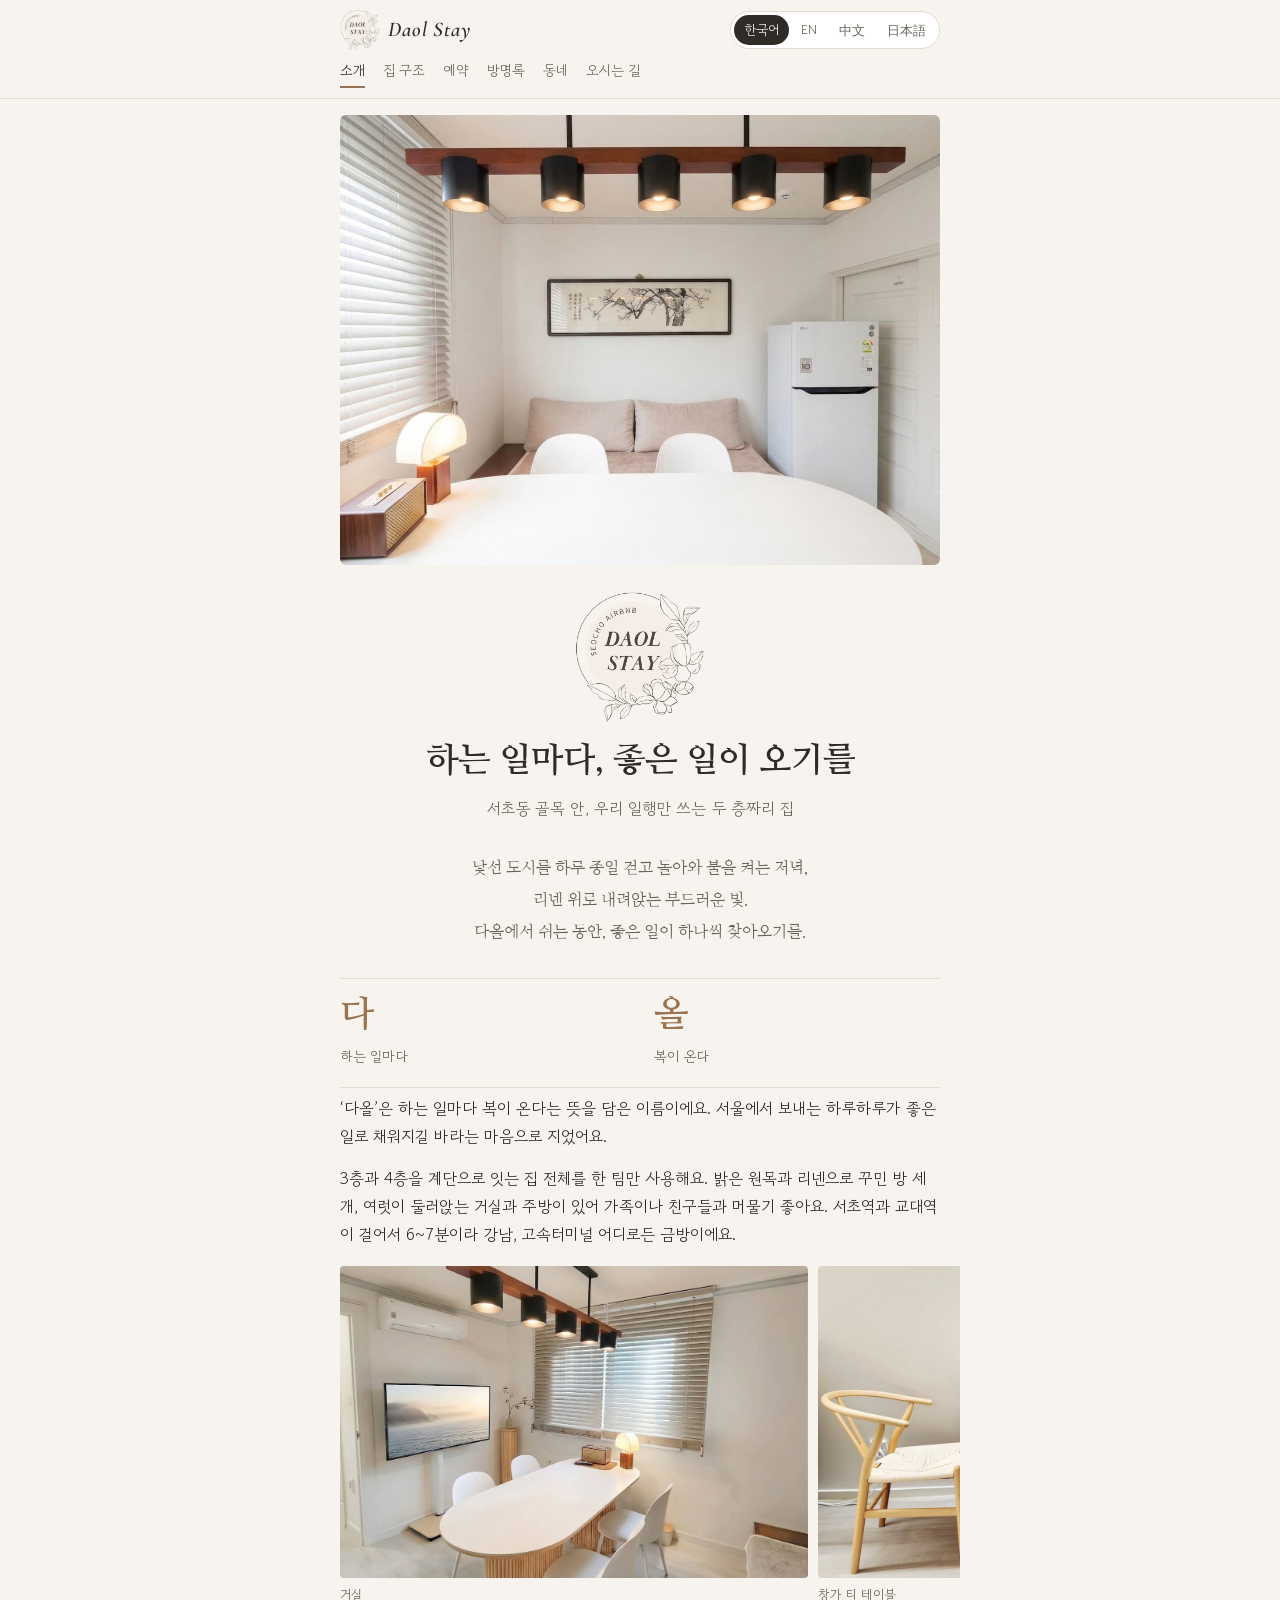
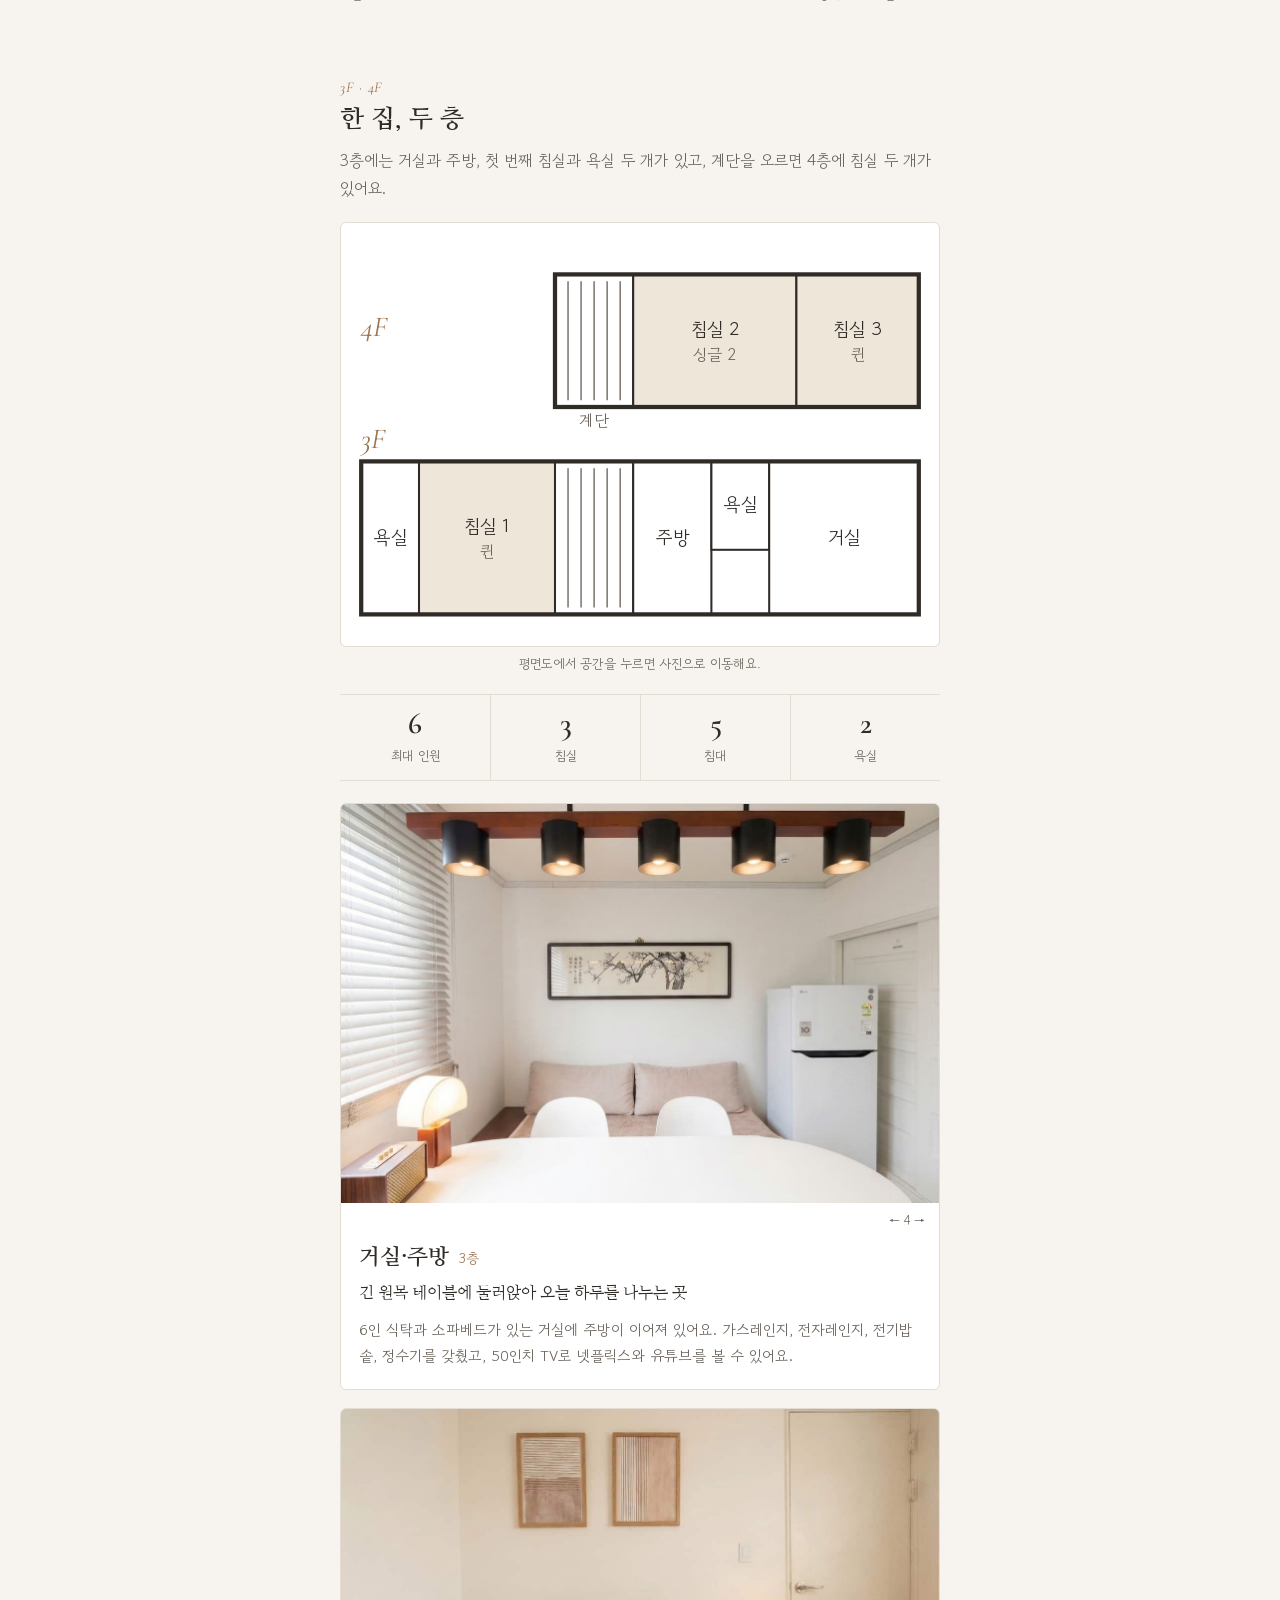
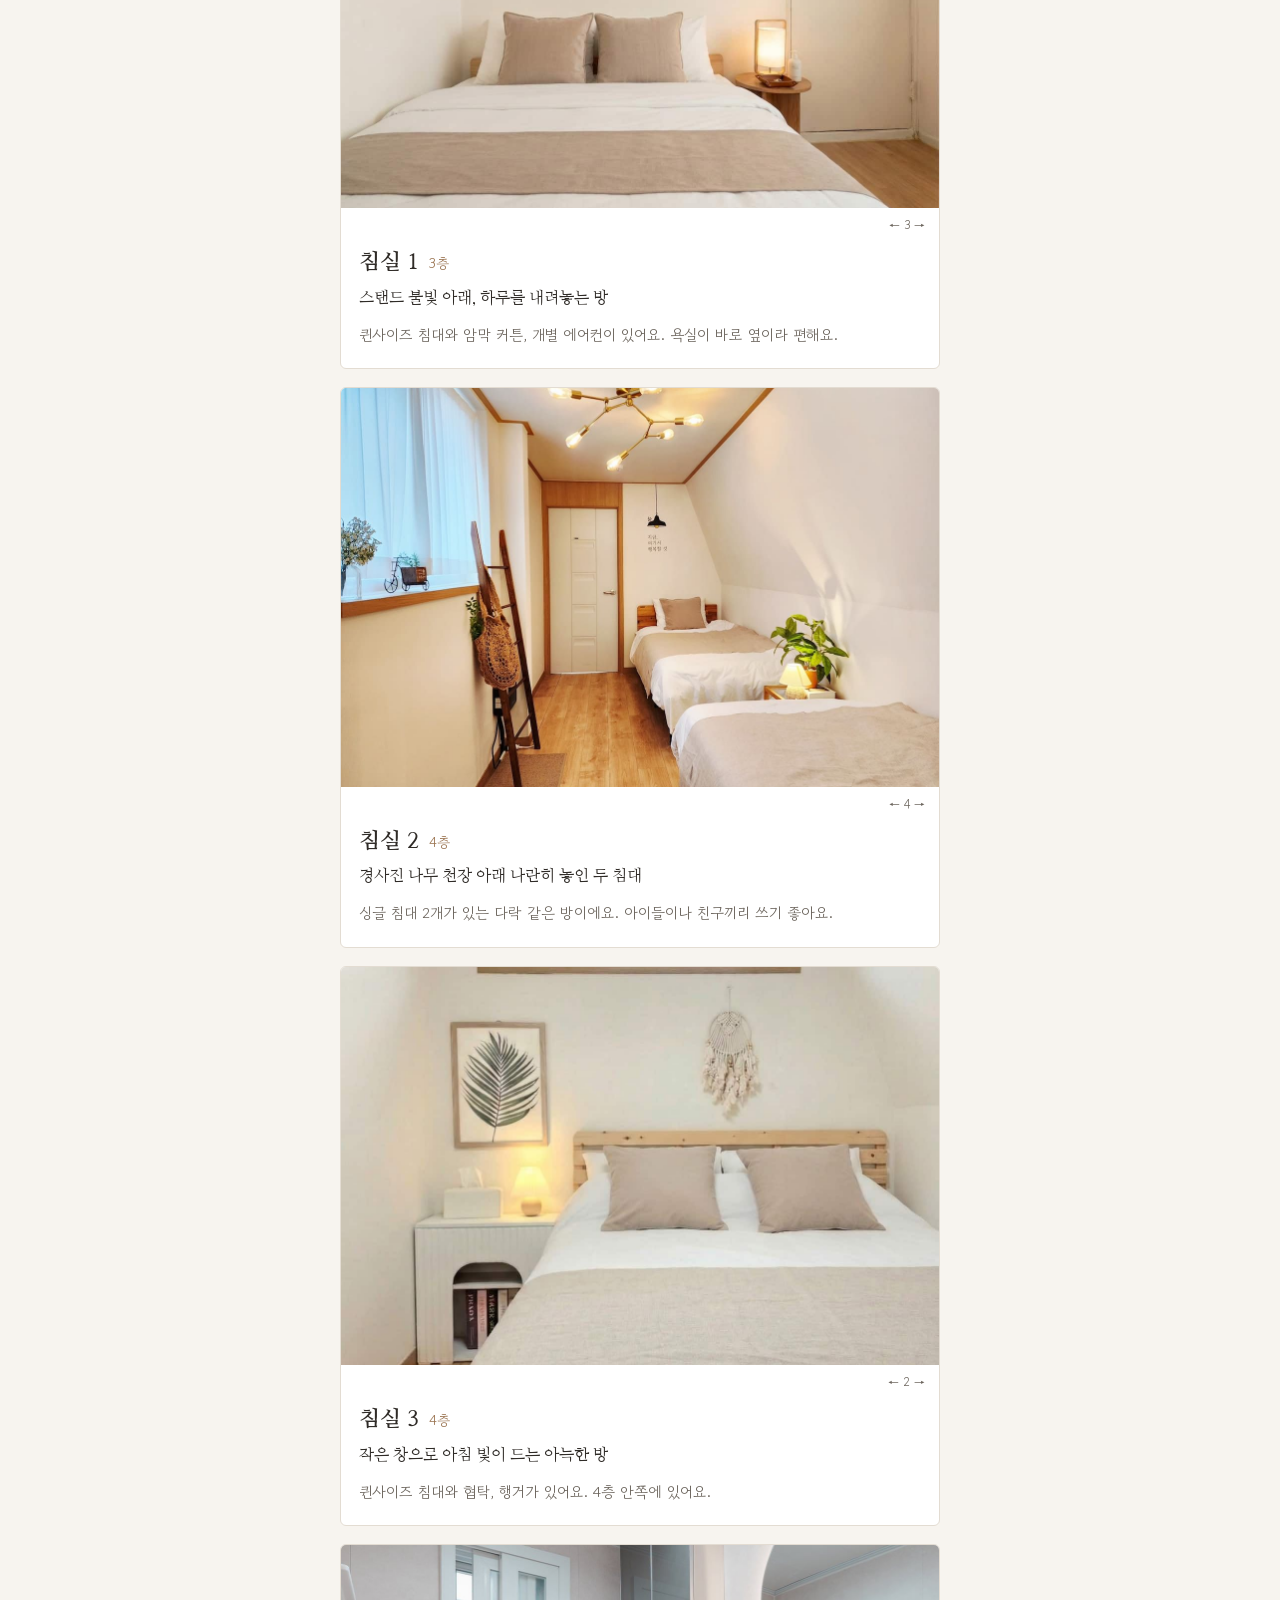
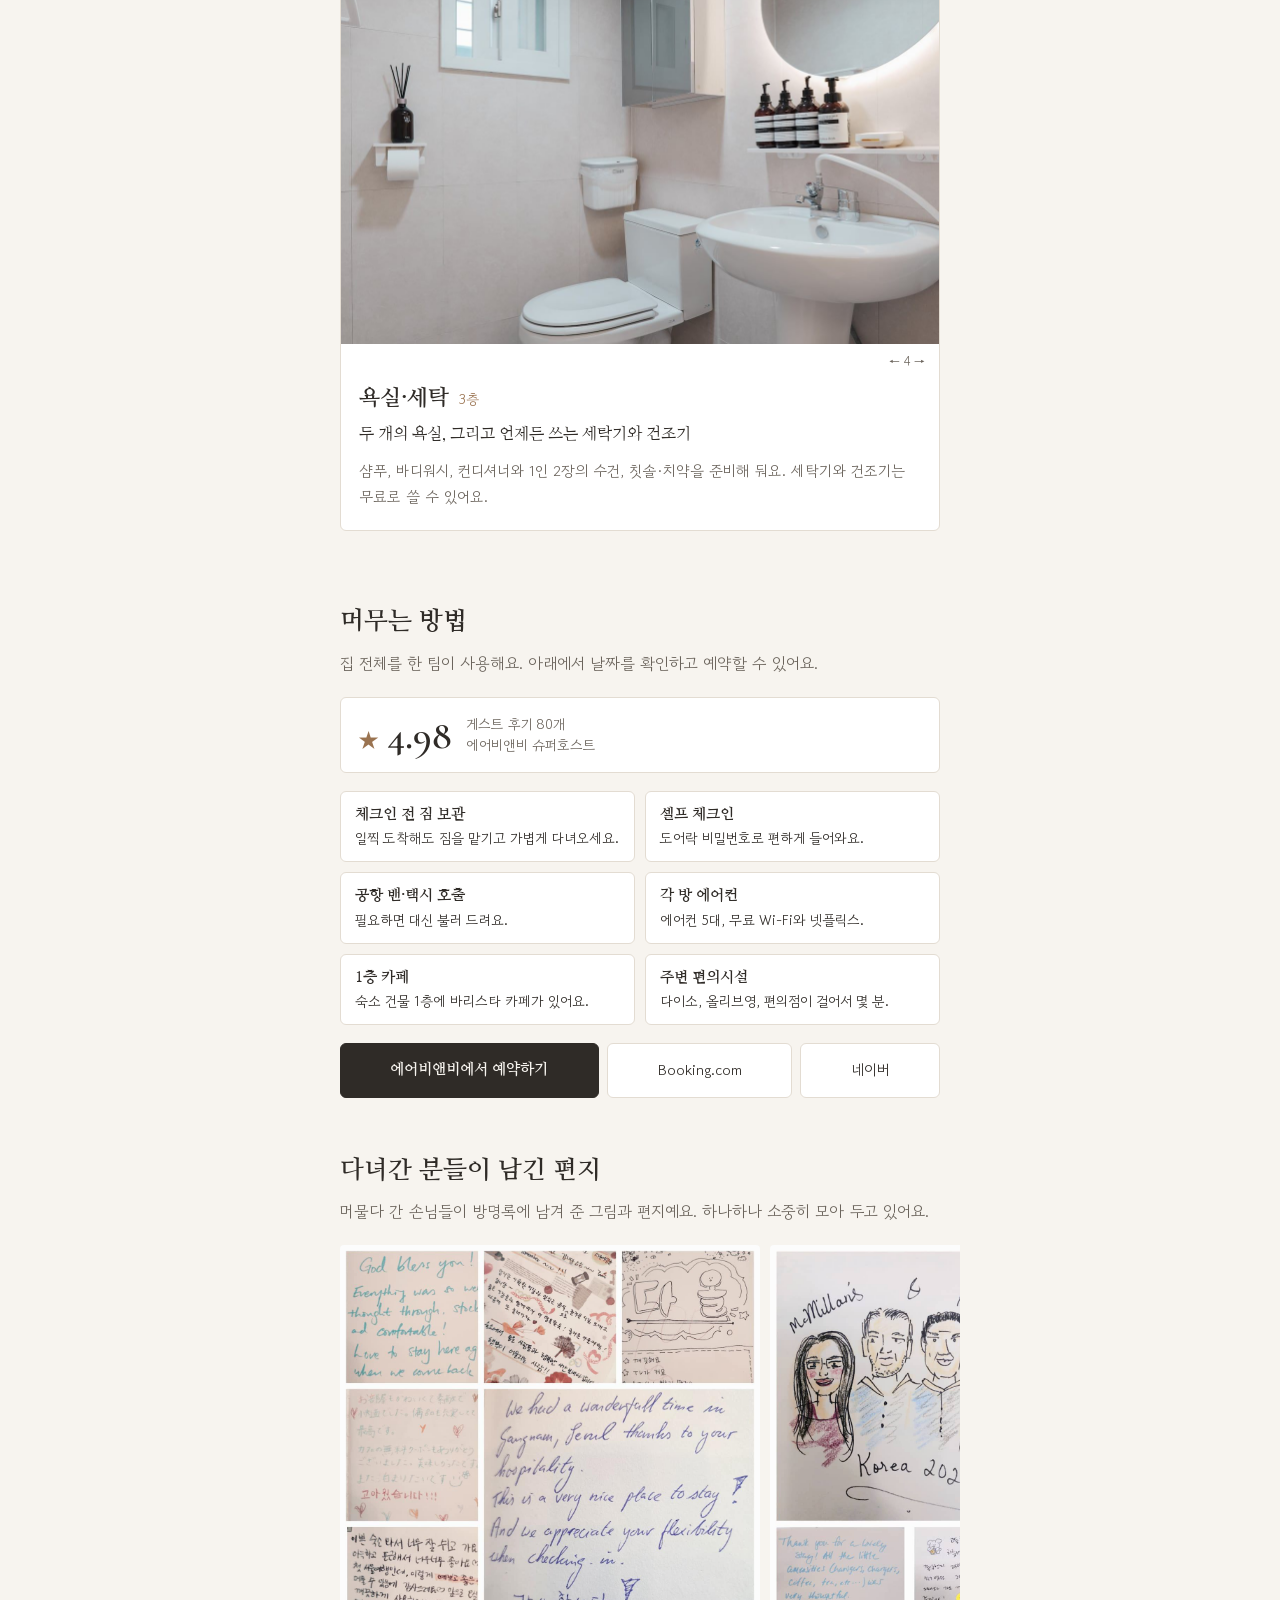
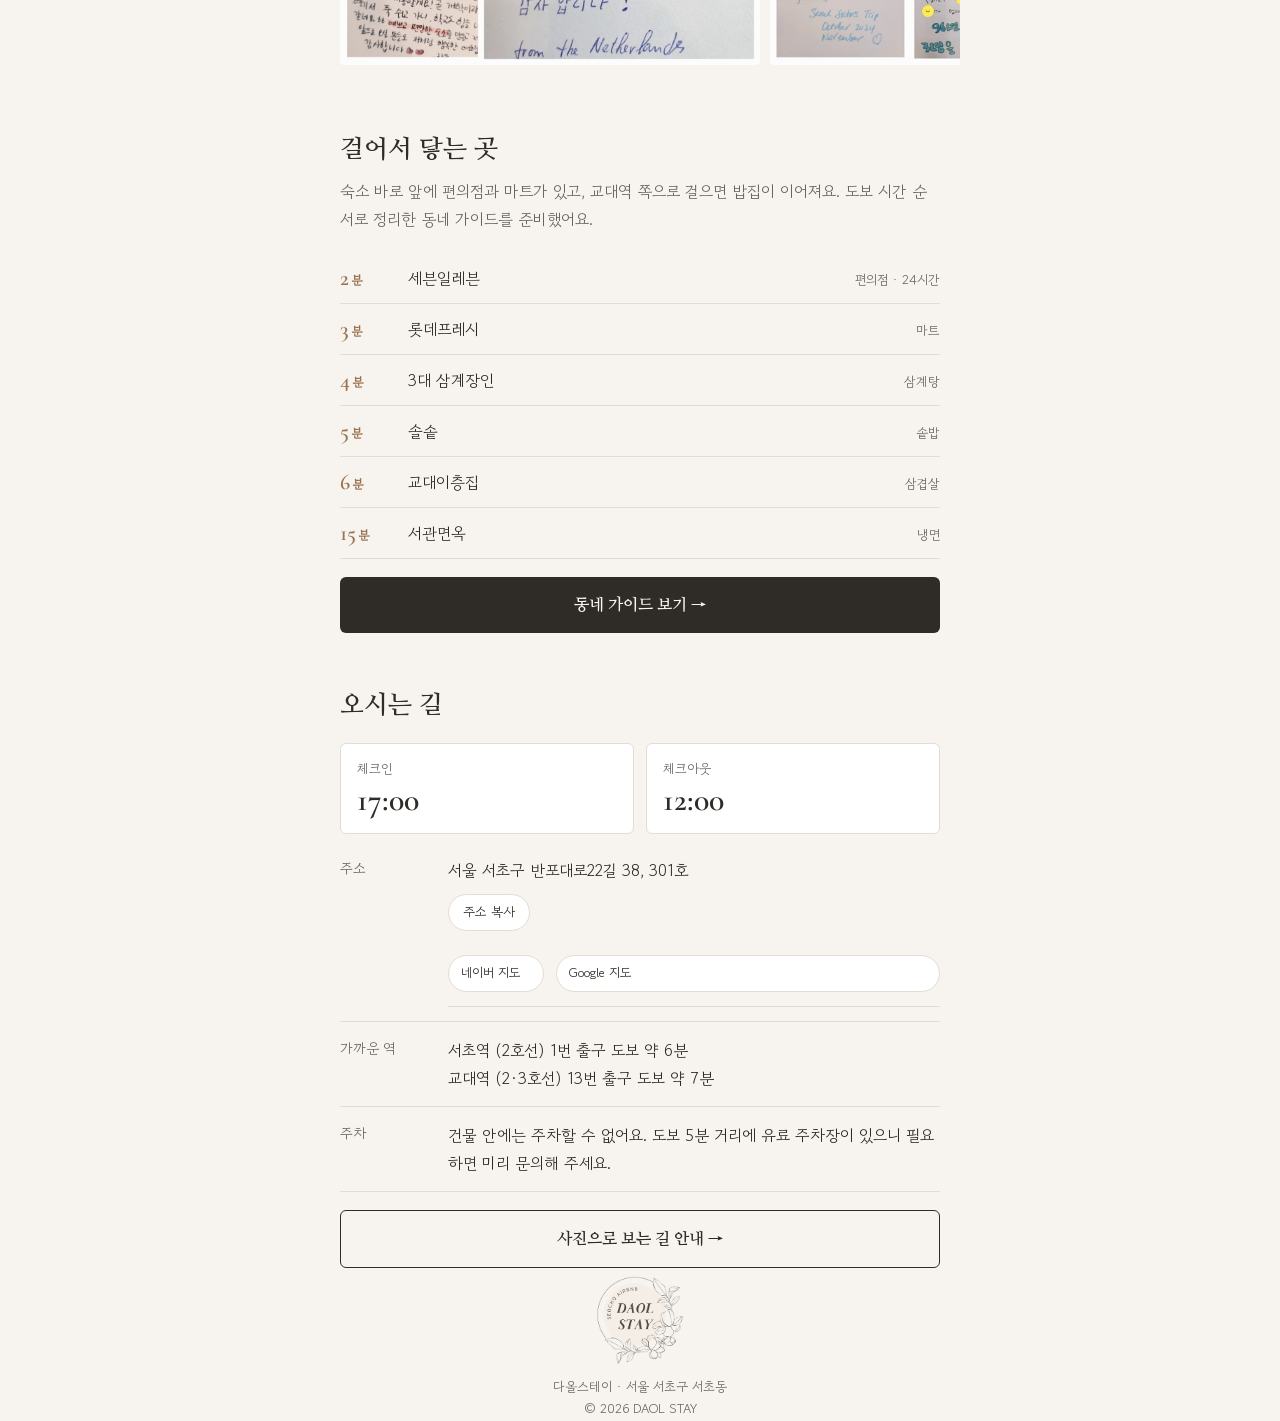
<file: index.html>
<!DOCTYPE html>
<html lang="ko">
<head>
<meta charset="utf-8">
<meta name="viewport" content="width=device-width, initial-scale=1, viewport-fit=cover">
<title>다올스테이 DAOL STAY · 서울 서초동</title>
<meta name="description" content="하는 일마다 좋은 일이 오기를. 서울 서초동 골목 안, 한 팀만 쓰는 3·4층 복층 독채 다올스테이. 서초역·교대역 도보 6~7분.">
<meta property="og:type" content="website">
<meta property="og:title" content="다올스테이 DAOL STAY">
<meta property="og:description" content="서초동 골목 안, 한 팀만 쓰는 두 층짜리 집. 하는 일마다 좋은 일이 오기를.">
<meta property="og:image" content="https://staydaol.com/photos/living_a.jpg">
<meta property="og:url" content="https://staydaol.com/">
<link rel="icon" href="photos/logo.png">
<link rel="preconnect" href="https://fonts.googleapis.com">
<link rel="preconnect" href="https://fonts.gstatic.com" crossorigin>
<link href="https://fonts.googleapis.com/css2?family=Nanum+Myeongjo:wght@400;700&family=Gowun+Dodum&family=Cormorant+Garamond:ital,wght@1,500;1,600&display=swap" rel="stylesheet">
<link rel="stylesheet" href="assets/site.css">
<style>
/* hero */
.hero{margin-top:16px}
.hero>img{width:100%;aspect-ratio:4/3;object-fit:cover;border-radius:6px}
.hero-text{padding:26px 0 8px;text-align:center}
.hero .logo{width:132px;margin:0 auto 16px}
.hero h1{font-size:clamp(25px,6.6vw,34px);line-height:1.4;margin:0 0 8px}
.hero .sub{color:var(--ink-soft);margin:0}
.poem{font-family:var(--serif);color:var(--ink-soft);text-align:center;margin:22px 0 0;line-height:2}
.name-gloss{display:flex;gap:28px;margin:30px 0 6px;padding:18px 0;border-top:1px solid var(--line);border-bottom:1px solid var(--line)}
.name-gloss div{flex:1}
.name-gloss b{display:block;font-family:var(--serif);font-size:36px;line-height:1;color:var(--latte);margin-bottom:8px;font-weight:700}
.name-gloss span{font-size:14px;color:var(--ink-soft)}

/* floor plan — the signature element */
.plan{background:var(--surface);border:1px solid var(--line);border-radius:6px;padding:14px 10px 8px;margin:4px 0 6px}
.plan svg{display:block;width:100%;height:auto}
.plan .wall{fill:none;stroke:var(--ink);stroke-width:2.5}
.plan .cell{fill:var(--surface);stroke:var(--ink);stroke-width:1.2;transition:fill .15s}
.plan .bed{fill:var(--latte-soft)}
.plan a:hover .cell,.plan a:focus .cell{fill:var(--latte-soft)}
.plan a:hover .bed,.plan a:focus .bed{fill:var(--latte);fill-opacity:.35}
.plan .stairs{stroke:var(--ink-soft);stroke-width:.8}
.plan text{font-family:var(--sans);fill:var(--ink);font-size:11px;text-anchor:middle}
.plan text.s{fill:var(--ink-soft);font-size:9.5px}
.plan text.fl{font-family:var(--latin);font-style:italic;font-size:17px;text-anchor:start;fill:var(--latte)}
.plan-hint{font-size:13px;color:var(--ink-soft);text-align:center;margin:6px 0 0}
.facts{display:grid;grid-template-columns:repeat(4,1fr);margin:18px 0 8px;border-top:1px solid var(--line);border-bottom:1px solid var(--line)}
.facts div{text-align:center;padding:12px 4px}
.facts div+div{border-left:1px solid var(--line)}
.facts b{display:block;font-family:var(--latin);font-size:30px;font-weight:600;line-height:1.1}
.facts span{font-size:13px;color:var(--ink-soft)}

/* spaces */
.space{background:var(--surface);border:1px solid var(--line);border-radius:6px;overflow:hidden;margin-bottom:18px;scroll-margin-top:calc(env(safe-area-inset-top,0px) + 120px)}
.space .shots{display:flex;overflow-x:auto;scroll-snap-type:x mandatory;scrollbar-width:none}
.space .shots::-webkit-scrollbar{display:none}
.space .shots img{flex:0 0 100%;width:100%;aspect-ratio:3/2;object-fit:cover;scroll-snap-align:start}
.space .count{font-size:12px;color:var(--ink-soft);text-align:right;padding:6px 14px 0}
.space-body{padding:12px 18px 20px}
.space-head{display:flex;align-items:baseline;gap:10px;margin-bottom:6px;flex-wrap:wrap}
.space-head h3{font-size:22px}
.space-head span{font-size:14px;color:var(--latte)}
.space .tagline{font-family:var(--serif);margin:0 0 10px}
.space .detail{font-size:15px;color:var(--ink-soft);margin:0}

/* stay */
.rating{display:flex;align-items:center;gap:14px;background:var(--surface);border:1px solid var(--line);border-radius:6px;padding:16px 18px;margin:0 0 18px}
.rating .score{font-family:var(--latin);font-size:40px;font-weight:600;line-height:1}
.rating .score small{font-size:20px;color:var(--latte)}
.rating div:last-child{font-size:14px;color:var(--ink-soft);line-height:1.5}
.perks{list-style:none;margin:0 0 6px;padding:0;display:grid;grid-template-columns:1fr 1fr;gap:10px}
.perks li{background:var(--surface);border:1px solid var(--line);border-radius:6px;padding:12px 14px;font-size:14px;line-height:1.5}
.perks li b{display:block;font-family:var(--serif);font-size:15px;margin-bottom:2px}
@media (max-width:420px){.perks{grid-template-columns:1fr}}
.book{display:flex;gap:8px;flex-wrap:wrap;margin-top:18px}
.book a{flex:1 1 auto;text-align:center;text-decoration:none;padding:13px 16px;border-radius:6px;border:1px solid var(--line);background:var(--surface);font-size:15px}
.book a.main{background:var(--ink);color:var(--bg);border-color:var(--ink);font-family:var(--serif);font-weight:700}
.book a:hover{border-color:var(--latte)}

/* letters */
#letterStrip figure{flex-basis:70%}
#letterStrip img{aspect-ratio:1/1}

/* around */
.near{list-style:none;margin:4px 0 0;padding:0}
.near li{display:grid;grid-template-columns:58px 1fr auto;align-items:baseline;gap:10px;padding:11px 0;border-bottom:1px solid var(--line)}
.near .m{font-family:var(--latin);font-size:22px;font-weight:600;color:var(--latte);line-height:1}
.near .m small{font-family:var(--sans);font-size:12px;margin-left:2px}
.near .k{font-size:13px;color:var(--ink-soft)}
</style>
</head>
<body>
<header class="top">
  <div class="wrap">
    <div class="top-row">
      <a class="mark" href="#about"><img src="photos/logo.png" alt=""><span>Daol Stay</span></a>
      <div class="langs" role="group" aria-label="Language">
        <button data-lang="ko">한국어</button><button data-lang="en">EN</button><button data-lang="zh">中文</button><button data-lang="ja">日本語</button>
      </div>
    </div>
    <nav class="nav" id="nav"></nav>
  </div>
</header>

<main class="wrap">
  <section id="about" style="padding-top:0">
    <div class="hero">
      <img src="photos/living_a.jpg" alt="">
      <div class="hero-text">
        <img class="logo" src="photos/logo.png" alt="DAOL STAY 다올스테이">
        <h1 data-t="tagline"></h1>
        <p class="sub" data-t="taglineSub"></p>
      </div>
    </div>
    <p class="poem" data-t="poem"></p>
    <div class="name-gloss">
      <div><b>다</b><span data-t="glossDa"></span></div>
      <div><b>올</b><span data-t="glossOl"></span></div>
    </div>
    <p data-t="story1"></p>
    <p data-t="story2"></p>
    <div class="strip" id="gallery"></div>
  </section>

  <section id="house">
    <p class="eyebrow">3F · 4F</p>
    <h2 data-t="houseTitle"></h2>
    <p class="lead" data-t="houseLead"></p>
    <div class="plan" id="plan"></div>
    <p class="plan-hint" data-t="planHint"></p>
    <div class="facts" id="facts"></div>
    <div id="spaceList" style="margin-top:22px"></div>
  </section>

  <section id="stay">
    <h2 data-t="stayTitle"></h2>
    <p class="lead" data-t="stayLead"></p>
    <div class="rating" id="rating"></div>
    <ul class="perks" id="perks"></ul>
    <div class="book" id="book"></div>
  </section>

  <section id="letters">
    <h2 data-t="lettersTitle"></h2>
    <p class="lead" data-t="lettersLead"></p>
    <div class="strip" id="letterStrip"></div>
  </section>

  <section id="around">
    <h2 data-t="aroundTitle"></h2>
    <p class="lead" data-t="aroundLead"></p>
    <ul class="near" id="near"></ul>
    <a class="cta" href="neighborhood/" id="guideLink" data-t="aroundCta"></a>
  </section>

  <section id="location">
    <h2 data-t="locTitle"></h2>
    <div class="times">
      <div><span data-t="checkin"></span><b id="cin"></b></div>
      <div><span data-t="checkout"></span><b id="cout"></b></div>
    </div>
    <dl class="info-list">
      <div><dt data-t="addrLabel"></dt><dd><span data-t="addr"></span><br><button class="copy" id="copyBtn" data-t="copy"></button>
        <div class="pills" style="margin-top:10px" id="homeMaps"></div></dd></div>
      <div><dt data-t="stationLabel"></dt><dd data-t="stations"></dd></div>
      <div><dt data-t="parkLabel"></dt><dd data-t="park"></dd></div>
    </dl>
    <a class="cta ghost" href="neighborhood/#route" id="routeLink" data-t="routeCta"></a>
  </section>
</main>
<footer class="wrap">
  <img src="photos/logo.png" alt="">
  <div data-t="foot"></div>
  <div>&copy; 2026 DAOL STAY</div>
</footer>
<div class="toast" id="toast" role="status" aria-live="polite"></div>

<script>
const CONFIG = {
 checkin:"17:00",
 checkout:"12:00",
 rating:"4.98", reviews:80
};

const HOME = {lat:37.4897533, lng:127.0109276, q:"서울 서초구 반포대로22길 38"};

// 빈 문자열인 채널은 버튼이 표시되지 않아요.
const BOOK = {
 airbnb:"https://www.airbnb.co.kr/rooms/979425845780379545",
 booking:"https://www.booking.com/Share-uxK5O4",
 naver:"https://map.naver.com/p/entry/place/1524587564"
};

const UI = {
 ko:{nav:["소개","집 구조","예약","방명록","동네","오시는 길"],
  tagline:"하는 일마다, 좋은 일이 오기를",taglineSub:"서초동 골목 안, 우리 일행만 쓰는 두 층짜리 집",
  poem:"낯선 도시를 하루 종일 걷고 돌아와 불을 켜는 저녁,\n리넨 위로 내려앉는 부드러운 빛.\n다올에서 쉬는 동안, 좋은 일이 하나씩 찾아오기를.",
  glossDa:"하는 일마다",glossOl:"복이 온다",
  story1:"‘다올’은 하는 일마다 복이 온다는 뜻을 담은 이름이에요. 서울에서 보내는 하루하루가 좋은 일로 채워지길 바라는 마음으로 지었어요.",
  story2:"3층과 4층을 계단으로 잇는 집 전체를 한 팀만 사용해요. 밝은 원목과 리넨으로 꾸민 방 세 개, 여럿이 둘러앉는 거실과 주방이 있어 가족이나 친구들과 머물기 좋아요. 서초역과 교대역이 걸어서 6~7분이라 강남, 고속터미널 어디로든 금방이에요.",
  houseTitle:"한 집, 두 층",houseLead:"3층에는 거실과 주방, 첫 번째 침실과 욕실 두 개가 있고, 계단을 오르면 4층에 침실 두 개가 있어요.",
  planHint:"평면도에서 공간을 누르면 사진으로 이동해요.",
  fl3:"3층",fl4:"4층",pLiving:"거실",pKitchen:"주방",pBath:"욕실",pStairs:"계단",pRoom:n=>`침실 ${n}`,pQueen:"퀸",pSingle:"싱글 2",
  facts:[["6","최대 인원"],["3","침실"],["5","침대"],["2","욕실"]],
  livingName:"거실·주방",livingTag:"긴 원목 테이블에 둘러앉아 오늘 하루를 나누는 곳",
  livingDetail:"6인 식탁과 소파베드가 있는 거실에 주방이 이어져 있어요. 가스레인지, 전자레인지, 전기밥솥, 정수기를 갖췄고, 50인치 TV로 넷플릭스와 유튜브를 볼 수 있어요.",
  room1Name:"침실 1",room1Tag:"스탠드 불빛 아래, 하루를 내려놓는 방",
  room1Detail:"퀸사이즈 침대와 암막 커튼, 개별 에어컨이 있어요. 욕실이 바로 옆이라 편해요.",
  room2Name:"침실 2",room2Tag:"경사진 나무 천장 아래 나란히 놓인 두 침대",
  room2Detail:"싱글 침대 2개가 있는 다락 같은 방이에요. 아이들이나 친구끼리 쓰기 좋아요.",
  room3Name:"침실 3",room3Tag:"작은 창으로 아침 빛이 드는 아늑한 방",
  room3Detail:"퀸사이즈 침대와 협탁, 행거가 있어요. 4층 안쪽에 있어요.",
  bathName:"욕실·세탁",bathTag:"두 개의 욕실, 그리고 언제든 쓰는 세탁기와 건조기",
  bathDetail:"샴푸, 바디워시, 컨디셔너와 1인 2장의 수건, 칫솔·치약을 준비해 둬요. 세탁기와 건조기는 무료로 쓸 수 있어요.",
  stayTitle:"머무는 방법",stayLead:"집 전체를 한 팀이 사용해요. 아래에서 날짜를 확인하고 예약할 수 있어요.",
  ratingText:n=>`게스트 후기 ${n}개<br>에어비앤비 슈퍼호스트`,
  perks:[["체크인 전 짐 보관","일찍 도착해도 짐을 맡기고 가볍게 다녀오세요."],["셀프 체크인","도어락 비밀번호로 편하게 들어와요."],["공항 밴·택시 호출","필요하면 대신 불러 드려요."],["각 방 에어컨","에어컨 5대, 무료 Wi-Fi와 넷플릭스."],["1층 카페","숙소 건물 1층에 바리스타 카페가 있어요."],["주변 편의시설","다이소, 올리브영, 편의점이 걸어서 몇 분."]],
  bookAirbnb:"에어비앤비에서 예약하기",bookNaver:"네이버",
  lettersTitle:"다녀간 분들이 남긴 편지",lettersLead:"머물다 간 손님들이 방명록에 남겨 준 그림과 편지예요. 하나하나 소중히 모아 두고 있어요.",
  aroundTitle:"걸어서 닿는 곳",aroundLead:"숙소 바로 앞에 편의점과 마트가 있고, 교대역 쪽으로 걸으면 밥집이 이어져요. 도보 시간 순서로 정리한 동네 가이드를 준비했어요.",
  aroundCta:"동네 가이드 보기 →",minU:"분",
  locTitle:"오시는 길",checkin:"체크인",checkout:"체크아웃",addrLabel:"주소",addr:"서울 서초구 반포대로22길 38, 301호",
  copy:"주소 복사",copied:"주소를 복사했어요",
  stationLabel:"가까운 역",stations:"서초역 (2호선) 1번 출구 도보 약 6분<br>교대역 (2·3호선) 13번 출구 도보 약 7분",
  parkLabel:"주차",park:"건물 안에는 주차할 수 없어요. 도보 5분 거리에 유료 주차장이 있으니 필요하면 미리 문의해 주세요.",
  routeCta:"사진으로 보는 길 안내 →",
  naverMap:"네이버 지도",googleMap:"Google 지도",
  foot:"다올스테이 · 서울 서초구 서초동"},
 en:{nav:["About","The house","Book","Guestbook","Nearby","Getting here"],
  tagline:"May good things come your way",taglineSub:"A two-floor home in a quiet Seocho lane, just for your group",
  poem:"Coming home in the evening after a long day in a new city,\nsoft light settling on linen.\nWhile you rest at Daol, may good things find you one by one.",
  glossDa:"in everything you do",glossOl:"good fortune comes",
  story1:"“Daol” is a Korean name that means good fortune comes in everything you do. We chose it hoping every day you spend in Seoul is filled with good things.",
  story2:"The whole home, two floors joined by a staircase, is for one group only. Three bedrooms in light wood and linen, plus a living room and kitchen to gather in, make it easy to stay with family or friends. Seocho and Gyodae stations are a 6–7 minute walk, so Gangnam and the Express Bus Terminal are close.",
  houseTitle:"One home, two floors",houseLead:"The 3rd floor has the living room, kitchen, the first bedroom and two bathrooms. Upstairs on the 4th floor are two more bedrooms.",
  planHint:"Tap a space on the plan to see photos.",
  fl3:"3F",fl4:"4F",pLiving:"Living",pKitchen:"Kitchen",pBath:"Bath",pStairs:"Stairs",pRoom:n=>`Room ${n}`,pQueen:"Queen",pSingle:"2 Single",
  facts:[["6","Guests"],["3","Bedrooms"],["5","Beds"],["2","Baths"]],
  livingName:"Living & kitchen",livingTag:"Gather around the long wooden table and share the day",
  livingDetail:"A living room with a six-seat table and sofa bed opens onto the kitchen, which has a gas stove, microwave, rice cooker and water purifier. Watch Netflix or YouTube on the 50-inch TV.",
  room1Name:"Room 1",room1Tag:"Set the day down under a soft lamp",
  room1Detail:"Queen bed, blackout curtains and its own air conditioner. A bathroom is right next door.",
  room2Name:"Room 2",room2Tag:"Two beds side by side under a sloping wooden ceiling",
  room2Detail:"An attic-like room with two single beds, good for kids or friends.",
  room3Name:"Room 3",room3Tag:"A snug room where morning light comes through a small window",
  room3Detail:"Queen bed, bedside table and clothes rack, tucked in the back of the 4th floor.",
  bathName:"Baths & laundry",bathTag:"Two bathrooms, and a washer and dryer whenever you need them",
  bathDetail:"Shampoo, body wash, conditioner, two towels per guest and toothbrush kits are provided. The washer and dryer are free to use.",
  stayTitle:"Staying with us",stayLead:"The entire home is for one group. Check dates and book below.",
  ratingText:n=>`${n} guest reviews<br>Airbnb Superhost`,
  perks:[["Luggage storage","Arrive early, drop your bags and head out light."],["Self check-in","Let yourself in with the door code."],["Airport van or taxi","We can call one for you."],["A/C in every room","Five air conditioners, free Wi-Fi and Netflix."],["Café downstairs","A barista café on the building’s ground floor."],["Shops nearby","Daiso, Olive Young and convenience stores minutes away."]],
  bookAirbnb:"Book on Airbnb",bookNaver:"Naver",
  lettersTitle:"Letters from our guests",lettersLead:"Drawings and notes guests left in our guestbook. We keep every one.",
  aroundTitle:"Within walking distance",aroundLead:"There’s a convenience store and grocery right outside, and restaurants line the way toward Gyodae Station. Our guide lists them by walking time.",
  aroundCta:"Open the neighborhood guide →",minU:"min",
  locTitle:"Getting here",checkin:"Check-in",checkout:"Check-out",addrLabel:"Address",addr:"#301, 38 Banpo-daero 22-gil, Seocho-gu, Seoul",
  copy:"Copy address",copied:"Address copied",
  stationLabel:"Nearest stations",stations:"Seocho Stn (Line 2) Exit 1, about 6 min walk<br>Seoul Nat’l Univ. of Education (Gyodae) Stn (Line 2, 3) Exit 13, about 7 min walk",
  parkLabel:"Parking",park:"No parking in the building. There’s a paid lot about 5 minutes’ walk away; ask us ahead if you need it.",
  routeCta:"Step-by-step directions with photos →",
  naverMap:"Naver Map",googleMap:"Google Maps",
  foot:"DAOL STAY · Seocho-dong, Seocho-gu, Seoul"},
 zh:{nav:["简介","房屋结构","预订","留言簿","周边","交通"],
  tagline:"愿你事事顺意，好运常来",taglineSub:"瑞草洞小巷里，只属于你们一行人的两层小楼",
  poem:"在陌生的城市走了一整天，傍晚回家点亮灯，\n柔和的光落在亚麻布上。\n在Daol休息的日子里，愿好事一件件到来。",
  glossDa:"所做之事",glossOl:"福气将至",
  story1:"“Daol（다올）”这个名字寓意“所做之事，福气将至”。我们希望你在首尔的每一天都充满好事。",
  story2:"由楼梯相连的3层和4层整栋房屋只接待一组客人。三间以浅色原木和亚麻布置的卧室，加上可以围坐的客厅和厨房，适合家人或朋友同住。步行6~7分钟即到瑞草站和教大站，去江南、高速巴士客运站都很方便。",
  houseTitle:"一个家，两层楼",houseLead:"3层有客厅、厨房、第一间卧室和两间浴室，沿楼梯上到4层还有两间卧室。",
  planHint:"点击平面图上的空间即可查看照片。",
  fl3:"3层",fl4:"4层",pLiving:"客厅",pKitchen:"厨房",pBath:"浴室",pStairs:"楼梯",pRoom:n=>`卧室${n}`,pQueen:"大床",pSingle:"单人床×2",
  facts:[["6","最多入住"],["3","卧室"],["5","床"],["2","浴室"]],
  livingName:"客厅与厨房",livingTag:"围坐在长长的原木餐桌旁，分享今天的故事",
  livingDetail:"设有6人餐桌和沙发床的客厅与厨房相连。厨房配有燃气灶、微波炉、电饭锅和净水器，还可用50英寸电视观看Netflix和YouTube。",
  room1Name:"卧室1",room1Tag:"在台灯的微光下，放下一天的疲惫",
  room1Detail:"配有大床、遮光窗帘和独立空调，浴室就在隔壁。",
  room2Name:"卧室2",room2Tag:"倾斜的木质屋顶下，两张并排的床",
  room2Detail:"带有两张单人床的阁楼风房间，适合孩子或朋友同住。",
  room3Name:"卧室3",room3Tag:"晨光从小窗洒进的温馨房间",
  room3Detail:"配有大床、床头柜和衣架，位于4层里侧。",
  bathName:"浴室与洗衣",bathTag:"两间浴室，洗衣机和烘干机随时可用",
  bathDetail:"提供洗发水、沐浴露、护发素、每人两条毛巾及牙刷牙膏。洗衣机和烘干机可免费使用。",
  stayTitle:"入住方式",stayLead:"整栋房屋仅供一组客人使用。可在下方查看日期并预订。",
  ratingText:n=>`${n}条住客评价<br>爱彼迎超赞房东`,
  perks:[["入住前寄存行李","提前到达也可先寄存行李，轻装出门。"],["自助入住","输入门锁密码即可入住。"],["代叫机场专车·出租车","如有需要，我们可代为叫车。"],["每间都有空调","共5台空调，免费Wi-Fi和Netflix。"],["楼下咖啡馆","建筑1层有一家咖啡馆。"],["周边便利","大创、Olive Young和便利店步行几分钟即到。"]],
  bookAirbnb:"在爱彼迎预订",bookNaver:"Naver",
  lettersTitle:"住客留下的信",lettersLead:"住过的客人在留言簿里留下的画和信，我们都珍藏着。",
  aroundTitle:"步行可达",aroundLead:"门口就有便利店和超市，往教大站方向走还有一排餐厅。我们按步行时间整理了一份周边指南。",
  aroundCta:"查看周边指南 →",minU:"分",
  locTitle:"交通指南",checkin:"入住",checkout:"退房",addrLabel:"地址",addr:"首尔市瑞草区 Banpo-daero 22-gil 38，301号",
  copy:"复制地址",copied:"地址已复制",
  stationLabel:"最近地铁站",stations:"瑞草站（2号线）1号出口 步行约6分钟<br>教大站（2·3号线）13号出口 步行约7分钟",
  parkLabel:"停车",park:"楼内无法停车。步行约5分钟处有收费停车场，如有需要请提前联系。",
  routeCta:"查看图文路线指南 →",
  naverMap:"Naver 地图",googleMap:"Google 地图",
  foot:"DAOL STAY · 首尔瑞草区瑞草洞"},
 ja:{nav:["紹介","間取り","予約","ゲストブック","周辺","アクセス"],
  tagline:"することすべてに、いいことが訪れますように",taglineSub:"瑞草洞の路地にある、あなたたちだけの2フロアの家",
  poem:"知らない街を一日じゅう歩いて、灯りをともす夕暮れ。\nリネンの上にやわらかな光が降りてきます。\nダオルで休むあいだに、いいことがひとつずつ訪れますように。",
  glossDa:"することすべてに",glossOl:"福が来る",
  story1:"「ダオル（다올）」は、することすべてに福が来る、という願いを込めた名前です。ソウルで過ごす毎日が、いいことで満たされますように。",
  story2:"階段でつながる3階と4階の家全体を、1組だけでお使いいただけます。明るい木とリネンでしつらえた寝室が3つ、みんなで囲めるリビングとキッチンがあり、家族や友人との滞在にぴったり。瑞草駅と教大駅まで徒歩6〜7分で、江南や高速ターミナルへもすぐです。",
  houseTitle:"ひとつの家、ふたつのフロア",houseLead:"3階にはリビングとキッチン、1つ目の寝室とバスルームが2つ。階段を上がった4階に寝室が2つあります。",
  planHint:"間取り図の部屋をタップすると写真へ移動します。",
  fl3:"3階",fl4:"4階",pLiving:"リビング",pKitchen:"キッチン",pBath:"浴室",pStairs:"階段",pRoom:n=>`寝室${n}`,pQueen:"クイーン",pSingle:"シングル2",
  facts:[["6","最大人数"],["3","寝室"],["5","ベッド"],["2","バス"]],
  livingName:"リビング・キッチン",livingTag:"長い木のテーブルを囲んで、今日のことを語り合う場所",
  livingDetail:"6人掛けのテーブルとソファベッドのあるリビングに、キッチンがつながっています。ガスコンロ、電子レンジ、炊飯器、浄水器を備え、50インチのTVでNetflixやYouTubeも観られます。",
  room1Name:"寝室1",room1Tag:"スタンドの灯りの下で、一日をおろす部屋",
  room1Detail:"クイーンベッド、遮光カーテン、個別エアコン付き。バスルームはすぐ隣です。",
  room2Name:"寝室2",room2Tag:"傾斜した木の天井の下に並ぶ、ふたつのベッド",
  room2Detail:"シングルベッド2台の屋根裏のような部屋。お子さまや友人同士におすすめです。",
  room3Name:"寝室3",room3Tag:"小さな窓から朝の光が差し込む、こぢんまりした部屋",
  room3Detail:"クイーンベッド、サイドテーブル、ハンガーラック付き。4階の奥にあります。",
  bathName:"バス・ランドリー",bathTag:"バスルームが2つ、洗濯機と乾燥機はいつでも",
  bathDetail:"シャンプー、ボディソープ、コンディショナー、おひとり2枚のタオル、歯ブラシセットをご用意しています。洗濯機と乾燥機は無料です。",
  stayTitle:"ご滞在について",stayLead:"家全体を1組でお使いいただけます。下から日程を確認してご予約ください。",
  ratingText:n=>`ゲストレビュー${n}件<br>Airbnbスーパーホスト`,
  perks:[["チェックイン前の荷物預かり","早く着いても荷物を置いて身軽にお出かけを。"],["セルフチェックイン","ドアロックの暗証番号で入れます。"],["空港バン・タクシー手配","必要なら代わりにお呼びします。"],["全室エアコン","エアコン5台、無料Wi-FiとNetflix。"],["1階にカフェ","建物の1階にバリスタのいるカフェがあります。"],["便利な周辺","ダイソー、オリーブヤング、コンビニまで徒歩数分。"]],
  bookAirbnb:"Airbnbで予約する",bookNaver:"Naver",
  lettersTitle:"ゲストが残してくれた手紙",lettersLead:"泊まってくださった方がゲストブックに残してくれた絵と手紙です。ひとつひとつ大切にしています。",
  aroundTitle:"歩いて行けるところ",aroundLead:"すぐ前にコンビニとスーパー、教大駅のほうへ歩けば食堂が続きます。徒歩時間順にまとめた周辺ガイドをご用意しました。",
  aroundCta:"周辺ガイドを見る →",minU:"分",
  locTitle:"アクセス",checkin:"チェックイン",checkout:"チェックアウト",addrLabel:"住所",addr:"ソウル市瑞草区 Banpo-daero 22-gil 38, 301号",
  copy:"住所をコピー",copied:"住所をコピーしました",
  stationLabel:"最寄り駅",stations:"瑞草駅（2号線）1番出口 徒歩約6分<br>教大駅（2・3号線）13番出口 徒歩約7分",
  parkLabel:"駐車場",park:"建物内には駐車できません。徒歩5分ほどのところに有料駐車場があります。必要な場合は事前にご相談ください。",
  routeCta:"写真で見る道案内 →",
  naverMap:"Naver Map",googleMap:"Google マップ",
  foot:"DAOL STAY · ソウル瑞草区瑞草洞"}
};

const GALLERY = [
 {k:"living_b",c:{ko:"거실",en:"Living room",zh:"客厅",ja:"リビング"}},
 {k:"dining",c:{ko:"창가 티 테이블",en:"Tea table by the window",zh:"窗边茶桌",ja:"窓辺のティーテーブル"}},
 {k:"kitchen_a",c:{ko:"주방",en:"Kitchen",zh:"厨房",ja:"キッチン"}},
 {k:"room1_a",c:{ko:"침실 1",en:"Room 1",zh:"卧室1",ja:"寝室1"}},
 {k:"room2_a",c:{ko:"침실 2",en:"Room 2",zh:"卧室2",ja:"寝室2"}},
 {k:"stairs",c:{ko:"4층으로 오르는 계단",en:"Stairs up to the 4th floor",zh:"通往4层的楼梯",ja:"4階への階段"}},
 {k:"detail_vase",c:{ko:"창가의 작은 풍경",en:"A quiet corner by the window",zh:"窗边一角",ja:"窓辺のひとこま"}},
 {k:"entrance_night",c:{ko:"저녁의 입구",en:"The entrance at dusk",zh:"傍晚的入口",ja:"夕暮れの入口"}}
];

const SPACES = [
 {key:"living",floor:3,imgs:["living_a","living_d","kitchen_b","dining"]},
 {key:"room1",floor:3,imgs:["room1_a","room1_b","room1_c"]},
 {key:"room2",floor:4,imgs:["room2_a","room2_b","room2_window","room2_ladder"]},
 {key:"room3",floor:4,imgs:["room3_a","room3_b"]},
 {key:"bath",floor:3,imgs:["bath_a","bath_b","amenity","laundry"]}
];

const LETTERS = ["letters_1","letters_2","letters_3","letters_4"];

// 도보 시간은 지도상 거리로 계산한 대략적인 값 (neighborhood/ 페이지와 같은 기준)
const NEAR = [
 {min:2,name:{ko:"세븐일레븐",en:"7-Eleven",zh:"7-Eleven",ja:"セブンイレブン"},kind:{ko:"편의점 · 24시간",en:"Convenience store · 24h",zh:"便利店 · 24小时",ja:"コンビニ · 24時間"}},
 {min:3,name:{ko:"롯데프레시",en:"Lotte Fresh",zh:"乐天Fresh超市",ja:"ロッテフレッシュ"},kind:{ko:"마트",en:"Grocery",zh:"超市",ja:"スーパー"}},
 {min:4,name:{ko:"3대 삼계장인",en:"3dae Samgye Jangin",zh:"三代参鸡匠人",ja:"3代参鶏匠人"},kind:{ko:"삼계탕",en:"Ginseng chicken soup",zh:"参鸡汤",ja:"参鶏湯"}},
 {min:5,name:{ko:"솔솥",en:"Solsot",zh:"Solsot",ja:"ソルソッ"},kind:{ko:"솥밥",en:"Pot rice",zh:"石锅饭",ja:"釜飯"}},
 {min:6,name:{ko:"교대이층집",en:"Gyodae Ichungjip",zh:"教大二层家",ja:"教大イチュンジプ"},kind:{ko:"삼겹살",en:"Pork belly BBQ",zh:"烤五花肉",ja:"サムギョプサル"}},
 {min:15,name:{ko:"서관면옥",en:"Seogwan Myeonok",zh:"西馆面屋",ja:"西館麺屋"},kind:{ko:"냉면",en:"Cold noodles",zh:"冷面",ja:"冷麺"}}
];

const SECTIONS = ["about","house","stay","letters","around","location"];
let lang = "ko";
try{ const s = localStorage.getItem("daol-lang"); if(s && UI[s]) lang = s; }catch(e){}

const $ = s => document.querySelector(s);
const esc = s => String(s).replace(/[&<>"]/g,c=>({"&":"&amp;","<":"&lt;",">":"&gt;",'"':"&quot;"}[c]));

function planSVG(t){
  const cell = (id,x,y,w,h,label,sub,bed) => `<a href="#sp-${id}" aria-label="${esc(label)}">
    <rect class="cell${bed?" bed":""}" x="${x}" y="${y}" width="${w}" height="${h}"/>
    <text x="${x+w/2}" y="${y+h/2-(sub?2:-4)}">${esc(label)}</text>${sub?`<text class="s" x="${x+w/2}" y="${y+h/2+12}">${esc(sub)}</text>`:""}</a>`;
  const stairs = (x,y,w,h) => { let s=""; for(let i=1;i<6;i++) s+=`<line class="stairs" x1="${x+w*i/6}" y1="${y+4}" x2="${x+w*i/6}" y2="${y+h-4}"/>`; return s; };
  return `<svg viewBox="0 0 340 236" role="img" aria-label="${esc(t.houseTitle)}">
    <text class="fl" x="6" y="58">4F</text>
    <rect class="cell" x="120" y="22" width="46" height="78"/>${stairs(120,22,46,78)}
    <text class="s" x="143" y="112">${esc(t.pStairs)}</text>
    ${cell("room2",166,22,96,78,t.pRoom(2),t.pSingle,true)}
    ${cell("room3",262,22,72,78,t.pRoom(3),t.pQueen,true)}
    <rect class="wall" x="120" y="22" width="214" height="78"/>
    <text class="fl" x="6" y="124">3F</text>
    ${cell("bath",6,132,34,90,t.pBath,"",false)}
    ${cell("room1",40,132,80,90,t.pRoom(1),t.pQueen,true)}
    <rect class="cell" x="120" y="132" width="46" height="90"/>${stairs(120,132,46,90)}
    ${cell("living",166,132,46,90,t.pKitchen,"",false)}
    ${cell("bath",212,132,34,52,t.pBath,"",false)}
    ${cell("living",246,132,88,90,t.pLiving,"",false)}
    <rect class="wall" x="6" y="132" width="328" height="90"/>
  </svg>`;
}

function spaceHTML(s, t){
  const name = t[s.key+"Name"];
  return `<article class="space" id="sp-${s.key}">
    <div class="shots">${s.imgs.map((k,i)=>`<img src="photos/${k}.jpg" alt="${esc(name)} ${i+1}" loading="lazy">`).join("")}</div>
    <div class="count">${s.imgs.length>1?`← ${s.imgs.length} →`:""}</div>
    <div class="space-body">
      <div class="space-head"><h3>${esc(name)}</h3><span>${esc(t["fl"+s.floor])}</span></div>
      <p class="tagline">${esc(t[s.key+"Tag"])}</p>
      <p class="detail">${esc(t[s.key+"Detail"])}</p>
    </div>
  </article>`;
}

function render(){
  const t = UI[lang];
  document.documentElement.lang = lang==="zh" ? "zh-Hans" : lang;
  document.querySelectorAll("[data-t]").forEach(el=>{
    const v = t[el.dataset.t];
    if(typeof v !== "string") return;
    if(el.dataset.t==="stations" || el.dataset.t==="poem") el.innerHTML = esc(v).replace(/\n/g,"<br>").replace(/&lt;br&gt;/g,"<br>");
    else el.textContent = v;
  });
  document.querySelectorAll(".langs button").forEach(b=>b.setAttribute("aria-pressed", b.dataset.lang===lang));
  $("#nav").innerHTML = SECTIONS.map((id,i)=>`<a href="#${id}" data-sec="${id}">${esc(t.nav[i])}</a>`).join("");

  $("#gallery").innerHTML = GALLERY.map(g=>`<figure><img src="photos/${g.k}.jpg" alt="${esc(g.c[lang])}" loading="lazy"><figcaption>${esc(g.c[lang])}</figcaption></figure>`).join("");

  $("#plan").innerHTML = planSVG(t);
  $("#facts").innerHTML = t.facts.map(f=>`<div><b>${f[0]}</b><span>${esc(f[1])}</span></div>`).join("");
  $("#spaceList").innerHTML = SPACES.map(s=>spaceHTML(s,t)).join("");

  $("#rating").innerHTML = `<div class="score"><small>★</small> ${CONFIG.rating}</div><div>${t.ratingText(CONFIG.reviews)}</div>`;
  $("#perks").innerHTML = t.perks.map(p=>`<li><b>${esc(p[0])}</b>${esc(p[1])}</li>`).join("");
  const links = [];
  if(BOOK.airbnb) links.push(`<a class="main" href="${BOOK.airbnb}" target="_blank" rel="noopener">${esc(t.bookAirbnb)}</a>`);
  if(BOOK.booking) links.push(`<a href="${BOOK.booking}" target="_blank" rel="noopener">Booking.com</a>`);
  if(BOOK.naver) links.push(`<a href="${BOOK.naver}" target="_blank" rel="noopener">${esc(t.bookNaver)}</a>`);
  $("#book").innerHTML = links.join("");

  $("#letterStrip").innerHTML = LETTERS.map(k=>`<figure><img src="photos/${k}.jpg" alt="" loading="lazy"></figure>`).join("");

  const hash = lang==="ko" ? "" : "#"+lang;
  $("#near").innerHTML = NEAR.map(p=>`<li><span class="m">${p.min}<small>${esc(t.minU)}</small></span><span>${esc(p.name[lang])}</span><span class="k">${esc(p.kind[lang])}</span></li>`).join("");
  $("#guideLink").href = "neighborhood/" + hash;

  $("#cin").textContent = CONFIG.checkin;
  $("#cout").textContent = CONFIG.checkout;
  const naver = BOOK.naver || "https://map.naver.com/p/search/" + encodeURIComponent(HOME.q);
  const google = "https://www.google.com/maps/search/?api=1&query=" + HOME.lat + "," + HOME.lng;
  $("#homeMaps").innerHTML = `<a href="${naver}" target="_blank" rel="noopener">${esc(t.naverMap)}</a><a href="${google}" target="_blank" rel="noopener">${esc(t.googleMap)}</a>`;
  observe();
}

document.querySelectorAll(".langs button").forEach(b=>b.addEventListener("click",()=>{
  lang = b.dataset.lang;
  try{ localStorage.setItem("daol-lang", lang); }catch(e){}
  render();
}));

$("#copyBtn").addEventListener("click", async ()=>{
  const text = HOME.q;
  let ok = false;
  try{ await navigator.clipboard.writeText(text); ok = true; }catch(e){
    try{ const ta=document.createElement("textarea"); ta.value=text; document.body.appendChild(ta); ta.select(); ok=document.execCommand("copy"); ta.remove(); }catch(_){}
  }
  const toast = $("#toast"); toast.textContent = ok ? UI[lang].copied : text;
  toast.classList.add("show"); setTimeout(()=>toast.classList.remove("show"), 1800);
});

let io;
function observe(){
  if(io) io.disconnect();
  if(!("IntersectionObserver" in window)) return;
  io = new IntersectionObserver(entries=>{
    entries.forEach(e=>{
      if(e.isIntersecting){
        document.querySelectorAll("#nav a").forEach(a=>{
          const on = a.dataset.sec===e.target.id; a.classList.toggle("on",on);
          if(on){ const n=$("#nav"); n.scrollLeft = a.offsetLeft - 20; }
        });
      }
    });
  },{rootMargin:"-40% 0px -55% 0px"});
  SECTIONS.forEach(id=>{ const el=document.getElementById(id); if(el) io.observe(el); });
}

// language from link: #en, #zh, #ja, #ko
const h = (location.hash||"").slice(1);
if(UI[h]){ lang = h; try{ localStorage.setItem("daol-lang", lang); }catch(e){} }
render();
</script>
</body>
</html>
</file>
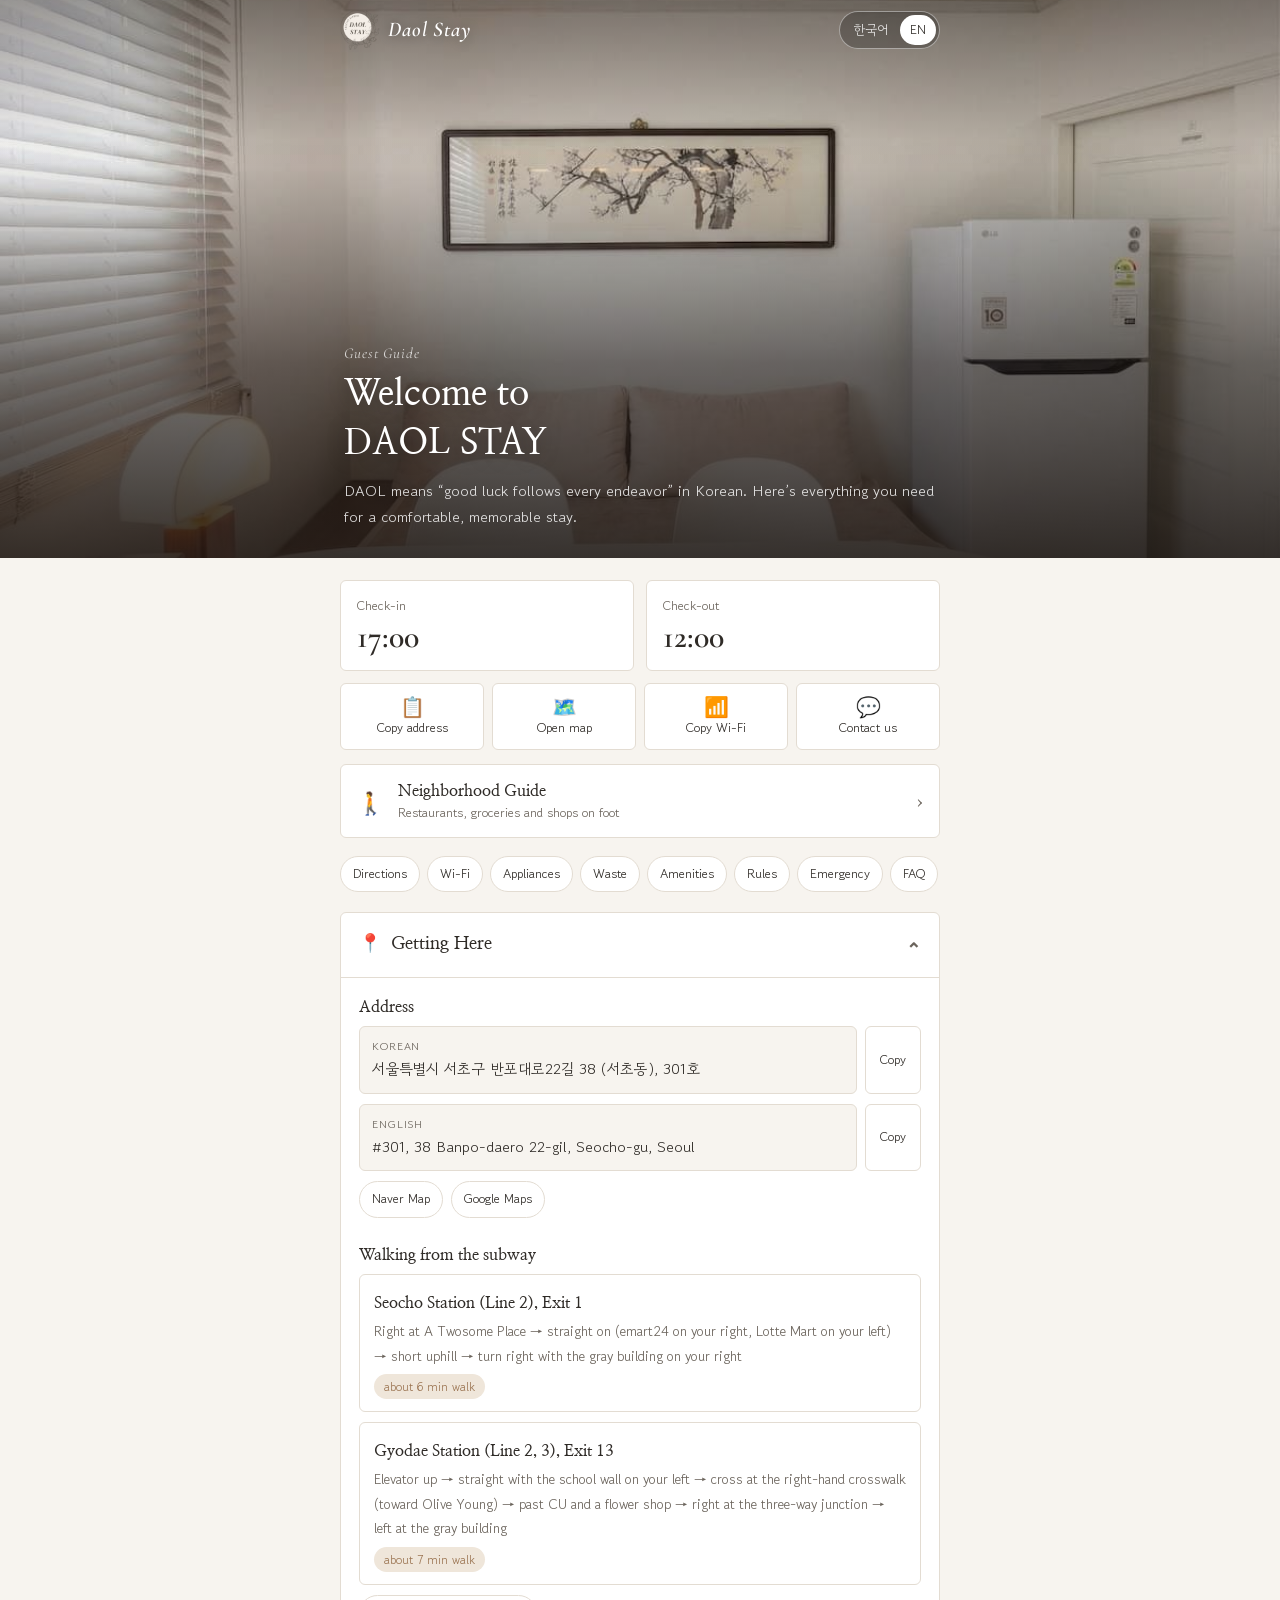
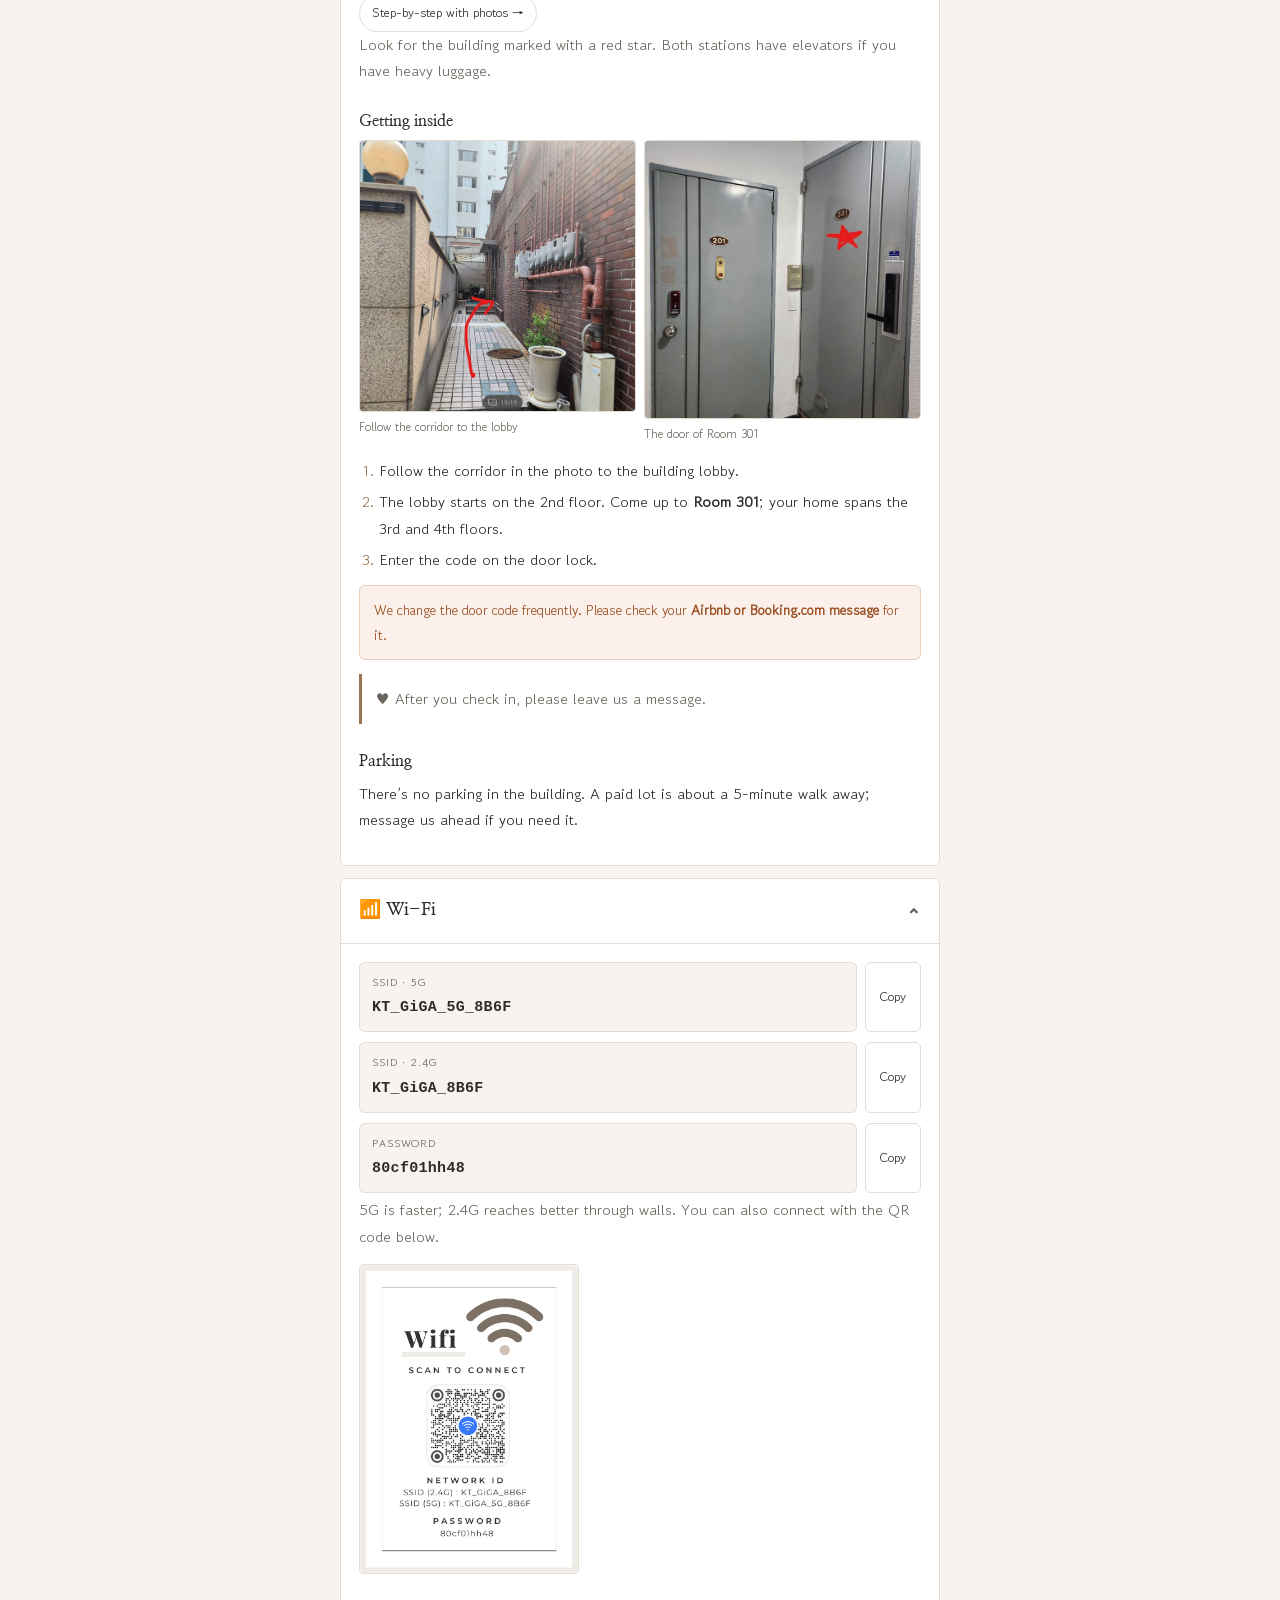
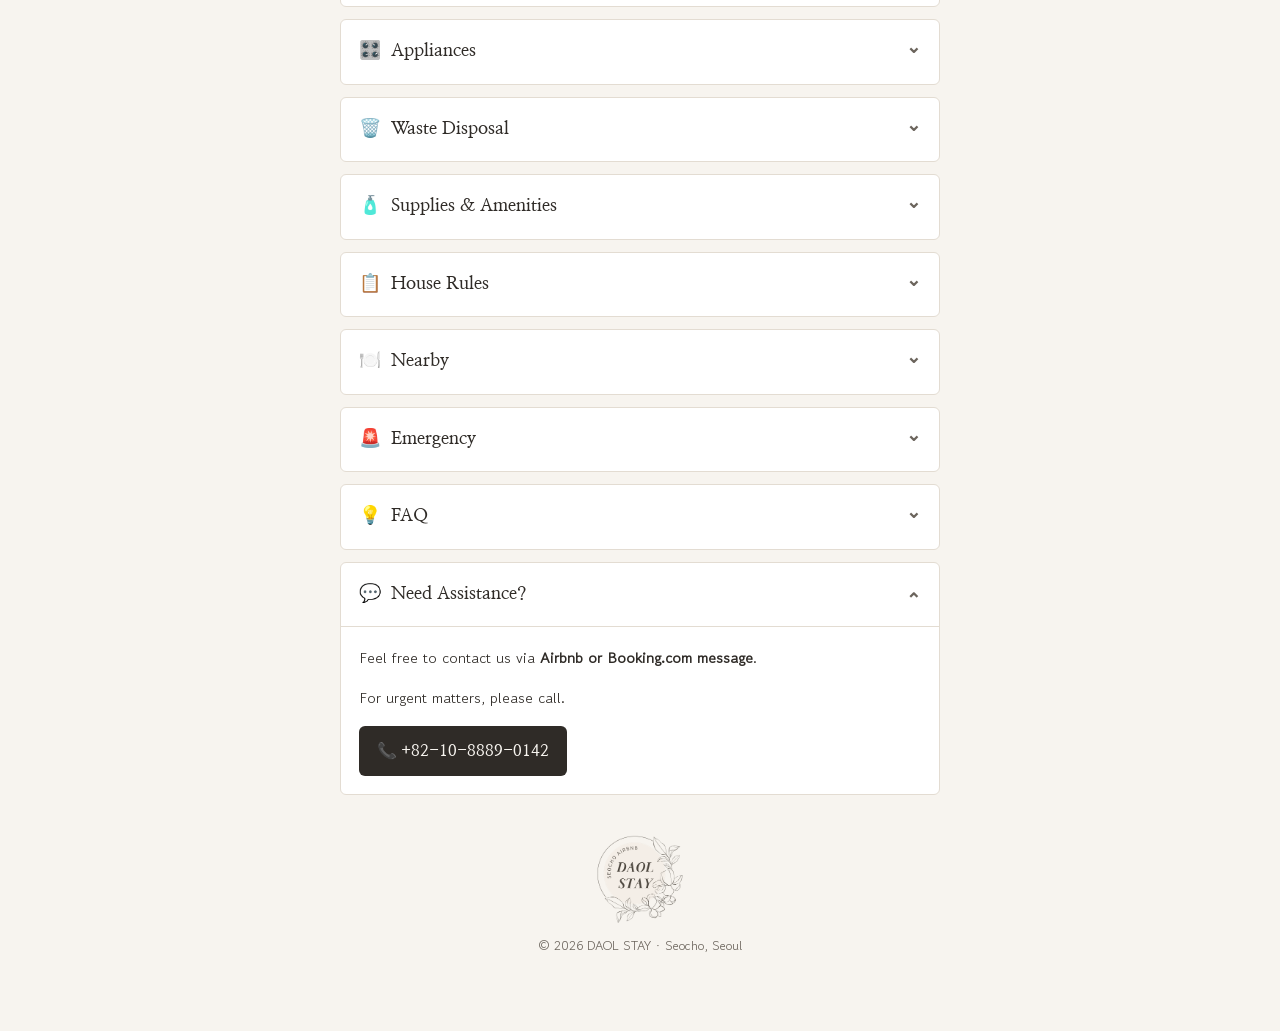
<file: guide/index.html>
<!DOCTYPE html>
<html lang="ko" data-lang="ko">
<head>
<meta charset="utf-8">
<meta name="viewport" content="width=device-width, initial-scale=1, viewport-fit=cover">
<meta name="robots" content="noindex, nofollow">
<title>다올스테이 게스트 가이드 · DAOL STAY Guest Guide</title>
<link rel="icon" href="../photos/logo.png">
<link rel="preconnect" href="https://fonts.googleapis.com">
<link rel="preconnect" href="https://fonts.gstatic.com" crossorigin>
<link href="https://fonts.googleapis.com/css2?family=Nanum+Myeongjo:wght@400;700&family=Gowun+Dodum&family=Cormorant+Garamond:ital,wght@1,500;1,600&display=swap" rel="stylesheet">
<link rel="stylesheet" href="../assets/site.css">
<style>
html[data-lang="ko"] .en, html[data-lang="en"] .ko{display:none!important}
html{scroll-padding-top:calc(env(safe-area-inset-top,0px) + 70px)}
body{word-break:keep-all;overflow-wrap:anywhere}

/* top bar: transparent over the hero, solid after scrolling */
.bar{position:fixed;top:0;left:0;right:0;z-index:20;padding-top:env(safe-area-inset-top,0px);border-bottom:1px solid transparent;transition:background .25s,border-color .25s}
.bar.solid{background:var(--bg);border-bottom-color:var(--line)}
.bar-in{max-width:640px;margin:0 auto;padding:10px 20px;display:flex;align-items:center;justify-content:space-between;gap:12px}
.bar .mark span{color:#fff;text-shadow:0 1px 12px rgba(0,0,0,.45);transition:color .25s}
.bar.solid .mark span{color:var(--ink);text-shadow:none}
.bar .langs{background:rgba(0,0,0,.25);border-color:rgba(255,255,255,.45)}
.bar .langs button{color:rgba(255,255,255,.85)}
.bar .langs button[aria-pressed="true"]{background:#fff;color:#2F2B27}
.bar.solid .langs{background:var(--surface);border-color:var(--line)}
.bar.solid .langs button{color:var(--ink-soft)}
.bar.solid .langs button[aria-pressed="true"]{background:var(--ink);color:var(--bg)}

/* hero */
.hero{position:relative;height:62svh;min-height:420px;max-height:660px;display:flex;align-items:flex-end;overflow:hidden;background:#2a241f}
@supports not (height:62svh){.hero{height:62vh}}
.hero>img{position:absolute;inset:0;width:100%;height:100%;object-fit:cover;object-position:center 55%}
.hero::after{content:"";position:absolute;inset:0;background:linear-gradient(to bottom,rgba(28,22,18,.45) 0%,rgba(28,22,18,0) 30%),linear-gradient(to top,rgba(28,22,18,.88) 0%,rgba(28,22,18,.6) 35%,rgba(28,22,18,0) 75%)}
.hero-in{position:relative;z-index:2;width:100%;max-width:640px;margin:0 auto;padding:0 24px 28px;color:#fff}
.hero .eyebrow{color:rgba(255,255,255,.75)}
.hero h1{font-size:clamp(28px,7.5vw,36px);line-height:1.35;margin:4px 0 10px;text-shadow:0 2px 20px rgba(0,0,0,.35)}
.hero p{margin:0;color:rgba(255,255,255,.85);font-size:15px}

.wrap.body{padding-top:22px;padding-bottom:40px}
.times{margin:0 0 12px}

/* quick actions */
.quick{display:grid;grid-template-columns:repeat(4,1fr);gap:8px;margin:0 0 14px}
@media (max-width:400px){.quick{grid-template-columns:repeat(2,1fr)}}
.quick a,.quick button{display:flex;flex-direction:column;align-items:center;justify-content:center;gap:4px;background:var(--surface);border:1px solid var(--line);border-radius:6px;padding:12px 4px;font-size:13px;line-height:1.3;text-align:center;text-decoration:none;color:var(--ink);cursor:pointer}
.quick i{font-style:normal;font-size:20px;line-height:1}
.langnote{background:var(--latte-soft);border-radius:6px;padding:12px 14px;font-size:14px;margin:0 0 14px}
.card-link{display:flex;align-items:center;gap:14px;padding:14px 16px;margin:0 0 18px;background:var(--surface);border:1px solid var(--line);border-radius:6px;text-decoration:none}
.card-link i{font-style:normal;font-size:22px}
.card-link span{flex:1;display:flex;flex-direction:column;line-height:1.5}
.card-link b{font-family:var(--serif)}
.card-link small{color:var(--ink-soft);font-size:13px}
.card-link em{font-style:normal;color:var(--ink-soft);font-size:20px}
.chips{display:flex;flex-wrap:wrap;gap:7px;margin:0 0 20px}
.chips a{padding:6px 12px;border-radius:999px;background:var(--surface);border:1px solid var(--line);font-size:13px;text-decoration:none;white-space:nowrap}

/* collapsible sections */
.sec{background:var(--surface);border:1px solid var(--line);border-radius:6px;margin-bottom:12px;overflow:hidden}
.sec>summary{list-style:none;cursor:pointer;padding:16px 18px;display:flex;align-items:center;gap:10px;font-family:var(--serif);font-weight:700;font-size:18px}
.sec>summary::-webkit-details-marker{display:none}
.sec>summary::after{content:"⌄";margin-left:auto;color:var(--ink-soft);transform:translateY(-3px);transition:transform .2s}
.sec[open]>summary::after{transform:translateY(2px) rotate(180deg)}
.sec[open]>summary{border-bottom:1px solid var(--line)}
.sec-body{padding:18px}
.sec-body h3{font-size:16px;margin:26px 0 8px}
.sec-body h3:first-child{margin-top:0}
.sec-body p,.sec-body li{font-size:15px}
.sec-body ul,.sec-body ol{margin:0 0 12px;padding-left:1.25em}
.sec-body li{margin-bottom:5px}
.sec-body li::marker{color:var(--latte)}
.sec .note{margin:0 0 14px}
.warn{background:#FBF1EA;border:1px solid #EBCDB8;color:#9A4F22;border-radius:6px;padding:12px 14px;font-size:14px;margin:0 0 14px}
:root[data-theme="dark"] .warn{background:#3A2A20;border-color:#5C4030;color:#F0C2A0}
@media (prefers-color-scheme: dark){:root:not([data-theme="light"]) .warn{background:#3A2A20;border-color:#5C4030;color:#F0C2A0}}

.copyrow{display:flex;gap:8px;margin:0 0 10px}
.copyrow .val{flex:1;background:var(--bg);border:1px solid var(--line);border-radius:6px;padding:10px 12px;font-size:15px}
.copyrow .val small{display:block;font-size:11px;letter-spacing:.08em;color:var(--ink-soft)}
.copyrow .val b{font-family:ui-monospace,Menlo,Consolas,monospace;font-weight:600;letter-spacing:.02em}
.copyrow button{flex:none;border:1px solid var(--line);background:var(--surface);border-radius:6px;padding:0 14px;font-size:13px;cursor:pointer}
.copyrow button.done,.quick button.done{background:var(--ink);color:var(--bg);border-color:var(--ink)}

.route{border:1px solid var(--line);border-radius:6px;padding:12px 14px;margin-bottom:10px}
.route b{font-family:var(--serif)}
.route p{margin:2px 0 0;font-size:14px;color:var(--ink-soft)}
.route .mins{display:inline-block;margin-top:6px;font-size:12px;color:var(--latte);background:var(--latte-soft);border-radius:999px;padding:2px 10px}

.figs{display:grid;grid-template-columns:1fr 1fr;gap:8px;margin:0 0 14px}
.figs.one{grid-template-columns:1fr}
.sec figure{margin:0}
.sec figure img{width:100%;border-radius:4px;border:1px solid var(--line);background:#fff;cursor:zoom-in}
.sec figure.sq img{aspect-ratio:1/1;object-fit:cover}
.sec figcaption{font-size:12px;color:var(--ink-soft);margin-top:4px}
.hint{font-size:12px;color:var(--ink-soft);margin:-6px 0 14px}

.qa{border-top:1px solid var(--line);padding:12px 0}
.qa:first-of-type{border-top:0;padding-top:0}
.qa b{display:block;font-family:var(--serif);margin-bottom:2px}
.qa p{margin:0;color:var(--ink-soft)}

.tels{display:grid;grid-template-columns:1fr 1fr 1fr;gap:8px;margin:0 0 14px}
.tels a{display:flex;flex-direction:column;align-items:center;padding:12px 4px;border:1px solid var(--line);border-radius:6px;text-decoration:none;font-size:13px;text-align:center;line-height:1.4}
.tels a b{font-family:var(--latin);font-size:26px;font-weight:600;color:var(--latte);line-height:1.1}
.btn{display:inline-block;padding:11px 18px;border-radius:6px;background:var(--ink);color:var(--bg);text-decoration:none;font-family:var(--serif);font-weight:700}

#lightbox{position:fixed;inset:0;z-index:50;background:rgba(0,0,0,.9);display:none;align-items:center;justify-content:center;padding:16px;cursor:zoom-out}
#lightbox.on{display:flex}
#lightbox img{max-width:100%;max-height:100%;border-radius:4px}
</style>
<script>
(function(){
  // 가이드 전용 언어(한/영) → 없으면 메인 사이트에서 고른 언어 → 브라우저 언어
  var l = null, site = null;
  try{ l = localStorage.getItem("daol-guide-lang"); site = localStorage.getItem("daol-lang"); }catch(e){}
  var h = (location.hash||"").slice(1);
  if(h==="ko"||h==="en") l = h;
  if(l!=="ko" && l!=="en") l = (site || navigator.language || "en").toLowerCase().indexOf("ko")===0 ? "ko" : "en";
  document.documentElement.setAttribute("data-lang", l);
  document.documentElement.setAttribute("lang", l);
})();
</script>
</head>
<body>

<div class="bar" id="bar">
  <div class="bar-in">
    <a class="mark" href="#top"><img src="../photos/logo.png" alt=""><span>Daol Stay</span></a>
    <div class="langs" role="group" aria-label="Language">
      <button type="button" data-setlang="ko">한국어</button><button type="button" data-setlang="en">EN</button>
    </div>
  </div>
</div>

<header class="hero" id="top">
  <img src="../photos/living_a.jpg" alt="">
  <div class="hero-in">
    <p class="eyebrow">Guest Guide</p>
    <h1><span class="ko">다올스테이에 오신 것을<br>환영합니다</span><span class="en">Welcome to<br>DAOL STAY</span></h1>
    <p><span class="ko">‘다올’은 하는 일마다 복이 온다는 뜻이에요. 편안하고 기억에 남는 시간이 되도록 필요한 안내를 모았어요.</span><span class="en">DAOL means “good luck follows every endeavor” in Korean. Here’s everything you need for a comfortable, memorable stay.</span></p>
  </div>
</header>

<main class="wrap body">
  <div class="times">
    <div><span>Check-in</span><b>17:00</b></div>
    <div><span>Check-out</span><b>12:00</b></div>
  </div>

  <nav class="quick">
    <button type="button" data-copy="서울특별시 서초구 반포대로22길 38"><i>📋</i><span class="ko">주소 복사</span><span class="en">Copy address</span></button>
    <a href="https://map.naver.com/p/entry/place/1524587564" target="_blank" rel="noopener"><i>🗺️</i><span class="ko">지도 열기</span><span class="en">Open map</span></a>
    <button type="button" data-copy="80cf01hh48"><i>📶</i><span class="ko">Wi-Fi 복사</span><span class="en">Copy Wi-Fi</span></button>
    <a href="#contact"><i>💬</i><span class="ko">문의하기</span><span class="en">Contact us</span></a>
  </nav>

  <p class="langnote" id="langNote" hidden></p>

  <a class="card-link" id="nbLink" href="../neighborhood/">
    <i>🚶</i>
    <span><b class="ko">동네 가이드</b><b class="en">Neighborhood Guide</b><small class="ko">걸어서 가는 밥집, 마트, 편의점</small><small class="en">Restaurants, groceries and shops on foot</small></span>
    <em>›</em>
  </a>

  <nav class="chips">
    <a href="#directions"><span class="ko">오시는 길</span><span class="en">Directions</span></a>
    <a href="#wifi">Wi-Fi</a>
    <a href="#appliances"><span class="ko">가전</span><span class="en">Appliances</span></a>
    <a href="#waste"><span class="ko">쓰레기</span><span class="en">Waste</span></a>
    <a href="#amenities"><span class="ko">비품</span><span class="en">Amenities</span></a>
    <a href="#rules"><span class="ko">이용 규칙</span><span class="en">Rules</span></a>
    <a href="#emergency"><span class="ko">비상</span><span class="en">Emergency</span></a>
    <a href="#faq">FAQ</a>
  </nav>

  <!-- ============ DIRECTIONS ============ -->
  <details class="sec" id="directions" open>
    <summary>📍 <span class="ko">오시는 길</span><span class="en">Getting Here</span></summary>
    <div class="sec-body">
      <h3><span class="ko">주소</span><span class="en">Address</span></h3>
      <div class="copyrow">
        <div class="val"><small class="ko">한국어</small><small class="en">KOREAN</small>서울특별시 서초구 반포대로22길 38 (서초동), 301호</div>
        <button type="button" data-copy="서울특별시 서초구 반포대로22길 38"><span class="ko">복사</span><span class="en">Copy</span></button>
      </div>
      <div class="copyrow">
        <div class="val"><small>ENGLISH</small>#301, 38 Banpo-daero 22-gil, Seocho-gu, Seoul</div>
        <button type="button" data-copy="38, Banpo-daero 22-gil, Seocho-gu, Seoul, Republic of Korea"><span class="ko">복사</span><span class="en">Copy</span></button>
      </div>
      <div class="pills" style="margin-bottom:6px">
        <a href="https://map.naver.com/p/entry/place/1524587564" target="_blank" rel="noopener"><span class="ko">네이버 지도</span><span class="en">Naver Map</span></a>
        <a href="https://www.google.com/maps/search/?api=1&query=37.4897533,127.0109276" target="_blank" rel="noopener"><span class="ko">Google 지도</span><span class="en">Google Maps</span></a>
      </div>

      <h3><span class="ko">지하철역에서 걸어오기</span><span class="en">Walking from the subway</span></h3>
      <div class="route">
        <b><span class="ko">서초역 (2호선) 1번 출구</span><span class="en">Seocho Station (Line 2), Exit 1</span></b>
        <p><span class="ko">투썸플레이스에서 오른쪽 → 쭉 직진 (오른쪽 이마트24, 왼쪽 롯데마트) → 짧은 오르막 → 회색 건물을 오른쪽에 두고 우회전</span><span class="en">Right at A Twosome Place → straight on (emart24 on your right, Lotte Mart on your left) → short uphill → turn right with the gray building on your right</span></p>
        <span class="mins"><span class="ko">도보 약 6분</span><span class="en">about 6 min walk</span></span>
      </div>
      <div class="route">
        <b><span class="ko">교대역 (2·3호선) 13번 출구</span><span class="en">Gyodae Station (Line 2, 3), Exit 13</span></b>
        <p><span class="ko">엘리베이터로 지상 → 초등학교 담장을 왼쪽에 두고 직진 → 오른쪽 횡단보도(올리브영 방향) → CU, 꽃집을 지나 → 삼거리에서 우회전 → 회색 건물을 보며 좌회전</span><span class="en">Elevator up → straight with the school wall on your left → cross at the right-hand crosswalk (toward Olive Young) → past CU and a flower shop → right at the three-way junction → left at the gray building</span></p>
        <span class="mins"><span class="ko">도보 약 7분</span><span class="en">about 7 min walk</span></span>
      </div>
      <div class="pills" style="margin-bottom:6px">
        <a href="../neighborhood/#route"><span class="ko">사진으로 보는 길 안내 →</span><span class="en">Step-by-step with photos →</span></a>
      </div>
      <p class="hint"><span class="ko">빨간 별이 그려진 건물이 다올스테이예요. 짐이 많으면 두 역 모두 엘리베이터를 이용하세요.</span><span class="en">Look for the building marked with a red star. Both stations have elevators if you have heavy luggage.</span></p>

      <h3><span class="ko">건물 안으로 들어오기</span><span class="en">Getting inside</span></h3>
      <div class="figs">
        <figure><img src="../photos/route_seocho_10.jpg" alt="" loading="lazy"><figcaption><span class="ko">복도를 따라 로비로</span><span class="en">Follow the corridor to the lobby</span></figcaption></figure>
        <figure><img src="../photos/route_seocho_11.jpg" alt="" loading="lazy"><figcaption><span class="ko">301호 현관문</span><span class="en">The door of Room 301</span></figcaption></figure>
      </div>
      <ol>
        <li><span class="ko">사진 속 복도를 따라 건물 로비로 들어와요.</span><span class="en">Follow the corridor in the photo to the building lobby.</span></li>
        <li><span class="ko">로비는 2층부터 시작해요. <b>301호</b>로 올라오세요. 숙소는 3층과 4층을 함께 써요.</span><span class="en">The lobby starts on the 2nd floor. Come up to <b>Room 301</b>; your home spans the 3rd and 4th floors.</span></li>
        <li><span class="ko">현관 도어락에 비밀번호를 입력하세요.</span><span class="en">Enter the code on the door lock.</span></li>
      </ol>
      <div class="warn"><span class="ko">현관 비밀번호는 자주 바뀌어요. <b>Airbnb 또는 Booking.com 메시지</b>에서 확인해 주세요.</span><span class="en">We change the door code frequently. Please check your <b>Airbnb or Booking.com message</b> for it.</span></div>
      <p class="note"><span class="ko">♥ 체크인하신 뒤에 메시지 한 번 남겨 주세요.</span><span class="en">♥ After you check in, please leave us a message.</span></p>

      <h3><span class="ko">주차</span><span class="en">Parking</span></h3>
      <p><span class="ko">건물 안에는 주차할 수 없어요. 도보 5분 거리에 유료 주차장이 있으니 필요하면 미리 메시지로 문의해 주세요.</span><span class="en">There’s no parking in the building. A paid lot is about a 5-minute walk away; message us ahead if you need it.</span></p>
    </div>
  </details>

  <!-- ============ WIFI ============ -->
  <details class="sec" id="wifi" open>
    <summary>📶 Wi-Fi</summary>
    <div class="sec-body">
      <div class="copyrow"><div class="val"><small>SSID · 5G</small><b>KT_GiGA_5G_8B6F</b></div><button type="button" data-copy="KT_GiGA_5G_8B6F"><span class="ko">복사</span><span class="en">Copy</span></button></div>
      <div class="copyrow"><div class="val"><small>SSID · 2.4G</small><b>KT_GiGA_8B6F</b></div><button type="button" data-copy="KT_GiGA_8B6F"><span class="ko">복사</span><span class="en">Copy</span></button></div>
      <div class="copyrow"><div class="val"><small>PASSWORD</small><b>80cf01hh48</b></div><button type="button" data-copy="80cf01hh48"><span class="ko">복사</span><span class="en">Copy</span></button></div>
      <p class="hint"><span class="ko">5G가 더 빠르고, 벽이 많은 곳에서는 2.4G가 더 잘 잡혀요. 아래 QR코드로도 연결할 수 있어요.</span><span class="en">5G is faster; 2.4G reaches better through walls. You can also connect with the QR code below.</span></p>
      <div class="figs one" style="max-width:220px"><figure><img src="img/wifi_qr.png" alt="Wi-Fi QR" loading="lazy"></figure></div>
    </div>
  </details>

  <!-- ============ APPLIANCES ============ -->
  <details class="sec" id="appliances">
    <summary>🎛️ <span class="ko">가전 사용법</span><span class="en">Appliances</span></summary>
    <div class="sec-body">
      <p class="hint"><span class="ko">사진을 누르면 크게 볼 수 있어요.</span><span class="en">Tap a photo to enlarge it.</span></p>

      <h3>❄️ <span class="ko">에어컨</span><span class="en">Air conditioner</span></h3>
      <div class="figs">
        <figure><img src="img/ac_remote.jpg" alt="" loading="lazy"><figcaption><span class="ko">침실 1·2 (리모컨)</span><span class="en">Bedrooms 1 & 2 (remote)</span></figcaption></figure>
        <figure><img src="img/ac_window.jpg" alt="" loading="lazy"><figcaption><span class="ko">침실 3 창문형 에어컨</span><span class="en">Bedroom 3 window unit</span></figcaption></figure>
      </div>
      <ul>
        <li><span class="ko">리모컨의 <b>전원</b> 버튼으로 켜고 끄고, <b>운전 선택</b>으로 냉방·제습·송풍을 바꿔요.</span><span class="en">Use <b>Power</b> to turn it on or off, and <b>Operating Mode</b> to switch between cooling, dehumidifying and fan.</span></li>
        <li><span class="ko">▲▼ 버튼으로 온도를, <b>바람 세기</b> 버튼으로 풍량을 조절해요.</span><span class="en">Set the temperature with ▲▼ and airflow with <b>Fan Speed</b>.</span></li>
        <li><span class="ko">외출할 때는 에어컨을 꺼 주세요.</span><span class="en">Please switch it off when you go out.</span></li>
      </ul>

      <h3>🔥 <span class="ko">난방 · 온수 (보일러)</span><span class="en">Heating & hot water (boiler)</span></h3>
      <div class="figs one"><figure><img src="img/thermostat.jpg" alt="" loading="lazy"></figure></div>
      <ol>
        <li><span class="ko"><b>온수 온도</b>: 온수 버튼 → 다이얼로 온도 조절 → 다이얼을 눌러 완료</span><span class="en"><b>Hot water</b>: press the hot water button → turn the dial → press the dial to confirm</span></li>
        <li><span class="ko"><b>목욕 기능</b>: 온수 버튼을 두 번 누르세요.</span><span class="en"><b>Bath mode</b>: press the hot water button twice.</span></li>
        <li><span class="ko"><b>실내 난방</b>: 난방 버튼 → 다이얼로 원하는 실내 온도 → 다이얼을 눌러 완료</span><span class="en"><b>Room heating</b>: press the heating button → turn the dial to the temperature you want → press the dial to confirm</span></li>
      </ol>

      <h3>📺 <span class="ko">TV · 넷플릭스</span><span class="en">TV & Netflix</span></h3>
      <div class="figs one" style="max-width:360px"><figure><img src="img/tv_netflix.jpg" alt="" loading="lazy"></figure></div>
      <ol>
        <li><span class="ko">삼성 리모컨의 전원 버튼으로 TV를 켜요.</span><span class="en">Turn on the TV with the Samsung remote.</span></li>
        <li><span class="ko"><b>Source</b>를 눌러 <b>HDMI 1</b>을 선택해요.</span><span class="en">Press <b>Source</b> and select <b>HDMI 1</b>.</span></li>
        <li><span class="ko"><b>넷플릭스</b>: 케이블 리모컨의 NETFLIX 버튼 → 프로필 <b>“DAOL”</b> 선택</span><span class="en"><b>Netflix</b>: press NETFLIX on the cable remote → choose the profile <b>“DAOL”</b></span></li>
        <li><span class="ko"><b>케이블 TV</b>: 케이블 리모컨으로 채널을 바꿔요. 화면이 안 나오면 셋톱박스가 켜져 있는지 확인해 주세요.</span><span class="en"><b>Cable TV</b>: change channels with the cable remote. If there’s no picture, check that the set-top box is on.</span></li>
      </ol>

      <h3>🍳 <span class="ko">인덕션</span><span class="en">Induction hotplate</span></h3>
      <div class="figs">
        <figure><img src="img/induction.jpg" alt="" loading="lazy"></figure>
        <figure><img src="img/induction_panel.jpg" alt="" loading="lazy"></figure>
      </div>
      <ol>
        <li><span class="ko">평평하고 물기 없는 곳에 두고 220V 콘센트에 꽂아요.</span><span class="en">Place it on a flat, dry, heat-resistant surface and plug it into a 220V outlet.</span></li>
        <li><span class="ko">인덕션용 냄비(자석이 붙는 냄비)를 가운데에 올려요.</span><span class="en">Put an induction-compatible (magnetic) pot in the center.</span></li>
        <li><span class="ko"><b>전원</b> 버튼으로 켜고 <b>+ / −</b>로 화력을 조절해요.</span><span class="en">Press <b>Power</b>, then adjust heat with <b>+ / −</b>.</span></li>
        <li><span class="ko">다 쓰면 전원을 끄고 플러그를 뽑아 주세요.</span><span class="en">Turn it off and unplug it when you’re done.</span></li>
      </ol>
      <div class="warn"><span class="ko">사용 직후 상판은 뜨거워요(화면에 ‘H’ 표시). 빈 냄비를 올리거나 젖은 손으로 만지지 마세요. 숟가락·호일 같은 금속을 올리지 마세요. 오류가 나면 플러그를 뽑고 호스트에게 연락해 주세요.</span><span class="en">The surface stays hot after use (shown as “H”). Don’t heat an empty pot or touch it with wet hands, and keep spoons, foil and other metal off it. If it shows an error, unplug it and contact the host.</span></div>

      <h3>🍲 <span class="ko">전자레인지</span><span class="en">Microwave</span></h3>
      <div class="figs">
        <figure><img src="img/microwave.jpg" alt="" loading="lazy"></figure>
        <figure><img src="img/microwave_dials.jpg" alt="" loading="lazy"></figure>
      </div>
      <ol>
        <li><span class="ko">음식을 넣고 문을 닫아요.</span><span class="en">Put your food in and close the door.</span></li>
        <li><span class="ko">위쪽 다이얼로 세기를 골라요. 대부분은 <b>HIGH</b>, 냉동식품은 <b>DEFROST</b>.</span><span class="en">Choose power on the top dial: <b>HIGH</b> for most food, <b>DEFROST</b> for frozen.</span></li>
        <li><span class="ko">아래쪽 다이얼을 시계 방향으로 돌려 시간을 맞추면 바로 시작돼요.</span><span class="en">Turn the bottom dial clockwise to set the minutes; it starts right away.</span></li>
      </ol>

      <h3>🧺 <span class="ko">세탁기</span><span class="en">Washing machine</span></h3>
      <div class="figs one" style="max-width:420px"><figure><img src="img/washer.jpg" alt="" loading="lazy"></figure></div>
      <ol>
        <li><span class="ko">세제 투입구를 당겨 열고, 왼쪽에 세제·오른쪽에 섬유유연제를 넣어요. MAX 선을 넘지 않게 넣고 잘 닫아 주세요.</span><span class="en">Pull out the dispenser: detergent on the left, fabric softener on the right. Don’t go over the MAX line, and close it well.</span></li>
        <li><span class="ko"><b>전원</b> 버튼을 눌러요.</span><span class="en">Press <b>Power</b>.</span></li>
        <li><span class="ko">다이얼을 돌려 <b>표준세탁</b>을 선택해요.</span><span class="en">Turn the dial to <b>Standard</b> (표준세탁).</span></li>
        <li><span class="ko"><b>동작/일시정지</b> 버튼을 눌러 시작해요.</span><span class="en">Press <b>Start/Pause</b> to begin.</span></li>
      </ol>

      <h3>🌬️ <span class="ko">건조기</span><span class="en">Dryer</span></h3>
      <div class="figs one" style="max-width:420px"><figure><img src="img/dryer.jpg" alt="" loading="lazy"></figure></div>
      <ol>
        <li><span class="ko">쓰기 전에 <b>물통을 비워</b> 주세요.</span><span class="en"><b>Empty the water tank</b> first.</span></li>
        <li><span class="ko">문 아래쪽 <b>필터</b>를 빼서 먼지를 털어 주세요.</span><span class="en">Pull out the <b>filter</b> at the bottom of the door and clean it.</span></li>
        <li><span class="ko">전원 → 다이얼로 <b>표준</b> 선택 → 동작 버튼으로 시작해요.</span><span class="en">Power → turn the dial to <b>Standard</b> (표준) → press Start.</span></li>
      </ol>
      <p class="hint"><span class="ko">세탁기와 건조기는 무료로 쓰실 수 있어요.</span><span class="en">The washer and dryer are free to use.</span></p>
    </div>
  </details>

  <!-- ============ WASTE ============ -->
  <details class="sec" id="waste">
    <summary>🗑️ <span class="ko">쓰레기 버리기</span><span class="en">Waste Disposal</span></summary>
    <div class="sec-body">
      <h3><span class="ko">1. 일반 쓰레기</span><span class="en">1. General waste</span></h3>
      <div class="figs">
        <figure class="sq"><img src="img/waste_white.jpg" alt="" loading="lazy"><figcaption><span class="ko">흰색 종량제 봉투 (10L)</span><span class="en">White bag (10L)</span></figcaption></figure>
        <figure class="sq"><img src="img/waste_purple.jpg" alt="" loading="lazy"><figcaption><span class="ko">보라색 종량제 봉투 (20L)</span><span class="en">Purple bag (20L)</span></figcaption></figure>
      </div>
      <ul>
        <li><span class="ko">일반 쓰레기는 준비된 흰색(10L)·보라색(20L) 종량제 봉투에 넣어 주세요.</span><span class="en">Put general waste in the white (10L) or purple (20L) bags provided.</span></li>
        <li><span class="ko">봉투가 가득 차면 호스트에게 메시지를 보내 주세요.</span><span class="en">When a bag is full, send the host a message.</span></li>
      </ul>

      <h3><span class="ko">2. 음식물 쓰레기</span><span class="en">2. Food waste</span></h3>
      <div class="figs">
        <figure class="sq"><img src="img/waste_food.jpg" alt="" loading="lazy"><figcaption><span class="ko">파란색 음식물 봉투</span><span class="en">Blue food-waste bag</span></figcaption></figure>
        <figure class="sq"><img src="img/waste_food_bin.jpg" alt="" loading="lazy"><figcaption><span class="ko">1층 입구 화단 옆 회색 통</span><span class="en">Gray bin by the 1F entrance garden</span></figcaption></figure>
      </div>
      <ul>
        <li><span class="ko">물기를 빼고 파란색 봉투에 담아 싱크대에 두세요.</span><span class="en">Drain the moisture, put it in the blue bag and leave the bag in the sink.</span></li>
        <li><span class="ko">(선택) 봉투가 가득 차면 1층 입구 화단 옆 회색 통에 넣어 주셔도 돼요.</span><span class="en">(Optional) When it’s full, you can put it in the gray bin next to the 1F entrance garden.</span></li>
      </ul>

      <h3><span class="ko">3. 재활용 · 사용한 수건</span><span class="en">3. Recycling & used towels</span></h3>
      <div class="figs one" style="max-width:420px"><figure><img src="img/waste_recycle.jpg" alt="" loading="lazy"></figure></div>
      <p><span class="ko">플라스틱, 병 같은 재활용품과 사용한 수건은 이름표가 붙은 바구니에 나눠 넣어 주세요.</span><span class="en">Sort plastics, bottles and other recyclables, plus used towels, into the labeled baskets.</span></p>
    </div>
  </details>

  <!-- ============ AMENITIES ============ -->
  <details class="sec" id="amenities">
    <summary>🧴 <span class="ko">비품 · 시설</span><span class="en">Supplies & Amenities</span></summary>
    <div class="sec-body">
      <h3><span class="ko">생활</span><span class="en">Household</span></h3>
      <ul>
        <li><span class="ko">Wi-Fi, 50인치 TV (넷플릭스)</span><span class="en">Wi-Fi, 50-inch TV with Netflix</span></li>
        <li><span class="ko">퀸 침대 2, 싱글 침대 2, 소파베드 1</span><span class="en">2 queen beds, 2 single beds, 1 sofa bed</span></li>
        <li><span class="ko">블라인드 · 암막 커튼, 에어컨</span><span class="en">Blinds & blackout curtains, air conditioners</span></li>
        <li><span class="ko">세탁기 · 건조기 · 빨래 건조대, 옷걸이</span><span class="en">Washer, dryer, drying rack, hangers</span></li>
        <li><span class="ko">냉장고, 6인 식탁과 의자</span><span class="en">Refrigerator, table and chairs for six</span></li>
      </ul>
      <h3><span class="ko">주방</span><span class="en">Kitchen</span></h3>
      <ul>
        <li><span class="ko">전자레인지, 가스레인지 · 인덕션</span><span class="en">Microwave, gas stove & induction hotplate</span></li>
        <li><span class="ko">냄비 · 프라이팬, 조리도구, 전기밥솥</span><span class="en">Pots and pans, utensils, rice cooker</span></li>
        <li><span class="ko">정수기, 전기주전자, 와인 오프너 · 와인잔</span><span class="en">Water purifier, electric kettle, wine opener & glasses</span></li>
      </ul>
      <h3><span class="ko">욕실 · 화장대</span><span class="en">Bathroom & vanity</span></h3>
      <ul>
        <li><span class="ko">수건 1인 2장, 샴푸 · 컨디셔너 · 바디워시, 칫솔 · 치약</span><span class="en">2 towels per guest, shampoo, conditioner, body wash, toothbrush & toothpaste</span></li>
        <li><span class="ko">헤어드라이어, 머리끈, 화장솜, 면봉</span><span class="en">Hair dryer, hair ties, cotton pads, cotton swabs</span></li>
      </ul>
      <p class="note"><span class="ko">여분의 수건과 휴지는 욕실 거울 뒤 선반에 있어요.</span><span class="en">Extra towels and toilet paper are on the shelf behind the bathroom mirror.</span></p>
    </div>
  </details>

  <!-- ============ RULES ============ -->
  <details class="sec" id="rules">
    <summary>📋 <span class="ko">이용 규칙</span><span class="en">House Rules</span></summary>
    <div class="sec-body">
      <ul>
        <li><span class="ko">조용한 주택가예요. 이웃 민원이 생길 수 있으니 소리에 신경 써 주세요. <b>밤 10시~아침 8시</b>는 특히 조용히 부탁드려요.</span><span class="en">This is a quiet residential area and neighbors may complain, so please mind the noise, especially <b>10 pm–8 am</b>.</span></li>
        <li><span class="ko">실내 <b>금연</b>이에요. 파티나 행사는 할 수 없어요.</span><span class="en"><b>No smoking</b> indoors, and no parties or events.</span></li>
        <li><span class="ko">다음 손님을 위해 냄새가 강한 음식은 조리를 삼가 주세요.</span><span class="en">Please avoid cooking strong-smelling food, for the next guests.</span></li>
        <li><span class="ko">벽지·가구·침구·러그에 지워지지 않는 얼룩이 생기거나, 음식물·이물질로 변기가 막히면 별도 배상이 필요할 수 있어요.</span><span class="en">Irreversible stains on wallpaper, furniture, bedding or rugs, or a toilet clogged by food or objects, may require compensation.</span></li>
        <li><span class="ko">다음 손님을 위해 준비해 둔 물품을 쓰면 추가 요금이 생길 수 있어요.</span><span class="en">Using items set aside for the next guests may incur extra charges.</span></li>
        <li><span class="ko">사용한 수건은 세탁기에 넣어 주시면 정말 감사해요 ^^</span><span class="en">We’d really appreciate used towels going into the washing machine ^^</span></li>
        <li><span class="ko">체크아웃 전에 두고 가는 물건이 없는지 한 번 더 확인해 주세요.</span><span class="en">Before check-out, please check you haven’t left anything behind.</span></li>
      </ul>
    </div>
  </details>

  <!-- ============ NEARBY ============ -->
  <details class="sec" id="nearby">
    <summary>🍽️ <span class="ko">주변 정보</span><span class="en">Nearby</span></summary>
    <div class="sec-body">
      <a class="card-link nb" href="../neighborhood/#eat" style="margin-bottom:14px">
        <i>🚶</i>
        <span><b class="ko">동네 가이드에서 자세히 보기</b><b class="en">See the neighborhood guide</b><small class="ko">밥집 9곳, 마트·편의점, 도보 시간</small><small class="en">9 restaurants, groceries, walking times</small></span>
        <em>›</em>
      </a>
      <ul>
        <li><span class="ko"><b>숙소 1층</b> 바리스타 카페</span><span class="en">A barista café on the <b>ground floor</b> of the building</span></li>
        <li><span class="ko">세븐일레븐 도보 2분 · CU 도보 3분 (24시간)</span><span class="en">7-Eleven 2 min · CU 3 min (both 24 h)</span></li>
        <li><span class="ko">롯데프레시 도보 3분 (09:00–23:00, 둘째·넷째 일요일 휴무)</span><span class="en">Lotte Fresh supermarket 3 min (09:00–23:00, closed 2nd & 4th Sundays)</span></li>
        <li><span class="ko">올리브영 (10:00–22:30), 다이소</span><span class="en">Olive Young (10:00–22:30), Daiso</span></li>
      </ul>
    </div>
  </details>

  <!-- ============ EMERGENCY ============ -->
  <details class="sec" id="emergency">
    <summary>🚨 <span class="ko">비상 연락처</span><span class="en">Emergency</span></summary>
    <div class="sec-body">
      <div class="tels">
        <a href="tel:112"><b>112</b><span class="ko">경찰</span><span class="en">Police</span></a>
        <a href="tel:119"><b>119</b><span class="ko">화재 · 구급</span><span class="en">Fire & ambulance</span></a>
        <a href="tel:1330"><b>1330</b><span class="ko">관광통역안내</span><span class="en">Travel helpline</span></a>
      </div>
      <p class="hint" style="margin-top:0"><span class="ko">1330은 영어·중국어·일본어·러시아어로 24시간, 베트남어·태국어·말레이/인도네시아어로 08:00–19:00 안내해요.</span><span class="en">1330 answers 24/7 in English, Chinese, Japanese and Russian, and 08:00–19:00 in Vietnamese, Thai and Malay/Indonesian.</span></p>
      <p><span class="ko">숙소에는 소화기, 구급상자, 화재경보기, 일산화탄소 경보기가 있어요.</span><span class="en">The house has a fire extinguisher, first-aid kit, smoke alarm and carbon monoxide alarm.</span></p>
    </div>
  </details>

  <!-- ============ FAQ ============ -->
  <details class="sec" id="faq">
    <summary>💡 <span class="ko">자주 묻는 질문</span><span class="en">FAQ</span></summary>
    <div class="sec-body">
      <div class="qa"><b><span class="ko">체크인 전에 짐을 맡길 수 있나요?</span><span class="en">Can I drop off luggage before check-in?</span></b><p><span class="ko">네, 가능해요. 도착 시간을 메시지로 알려 주세요.</span><span class="en">Yes. Just message us your arrival time.</span></p></div>
      <div class="qa"><b><span class="ko">일찍 체크인하거나 늦게 체크아웃할 수 있나요?</span><span class="en">Can I check in early or check out late?</span></b><p><span class="ko">앞뒤 예약에 따라 달라요. 메시지로 먼저 물어봐 주세요.</span><span class="en">It depends on other bookings. Please ask us by message first.</span></p></div>
      <div class="qa"><b><span class="ko">공항까지 차를 불러 주실 수 있나요?</span><span class="en">Can you call me an airport van or taxi?</span></b><p><span class="ko">네, 원하시면 공항 밴이나 택시를 대신 불러 드려요. 미리 말씀해 주세요.</span><span class="en">Yes, we can call an airport van or taxi for you. Let us know in advance.</span></p></div>
      <div class="qa"><b><span class="ko">여분의 수건은 어디 있나요?</span><span class="en">Where are the extra towels?</span></b><p><span class="ko">욕실 거울 뒤 선반에 수건과 휴지가 있어요.</span><span class="en">On the shelf behind the bathroom mirror, with spare toilet paper.</span></p></div>
      <div class="qa"><b><span class="ko">넷플릭스는 어떻게 보나요?</span><span class="en">How do I watch Netflix?</span></b><p><span class="ko">TV를 HDMI 1로 두고 케이블 리모컨의 NETFLIX 버튼 → “DAOL” 프로필이에요. <a href="#appliances">가전 사용법</a>을 참고하세요.</span><span class="en">Set the TV to HDMI 1, press NETFLIX on the cable remote and pick the “DAOL” profile. See <a href="#appliances">Appliances</a>.</span></p></div>
      <div class="qa"><b><span class="ko">담배는 어디서 피우나요?</span><span class="en">Where can I smoke?</span></b><p><span class="ko">실내는 금연이에요. 건물 밖에서 이웃에게 방해되지 않게 부탁드려요.</span><span class="en">Not indoors. Please smoke outside the building, away from the neighbors.</span></p></div>
    </div>
  </details>

  <!-- ============ CONTACT ============ -->
  <details class="sec" id="contact" open>
    <summary>💬 <span class="ko">문의하기</span><span class="en">Need Assistance?</span></summary>
    <div class="sec-body">
      <p><span class="ko">궁금한 점은 <b>Airbnb 또는 Booking.com 메시지</b>로 편하게 연락 주세요.</span><span class="en">Feel free to contact us via <b>Airbnb or Booking.com message</b>.</span></p>
      <p><span class="ko">급한 경우에는 전화 주세요.</span><span class="en">For urgent matters, please call.</span></p>
      <a class="btn" href="tel:+821088890142">📞 +82-10-8889-0142</a>
    </div>
  </details>

  <footer style="padding-top:28px"><img src="../photos/logo.png" alt=""><div>&copy; 2026 DAOL STAY · <span class="ko">다올스테이</span><span class="en">Seocho, Seoul</span></div></footer>
</main>

<div class="toast" id="toast" role="status" aria-live="polite"></div>
<div id="lightbox" role="dialog" aria-modal="true" aria-label="Image viewer"><img alt=""></div>

<script>
(function(){
  var root = document.documentElement;

  /* ---- language ---- */
  function setLang(l){
    root.setAttribute("data-lang", l);
    root.setAttribute("lang", l);
    document.querySelectorAll("[data-setlang]").forEach(function(b){ b.setAttribute("aria-pressed", String(b.dataset.setlang===l)); });
    try{ localStorage.setItem("daol-guide-lang", l); }catch(e){}
  }
  setLang(root.getAttribute("data-lang")==="en" ? "en" : "ko");
  document.querySelectorAll("[data-setlang]").forEach(function(b){ b.addEventListener("click", function(){ setLang(b.dataset.setlang); }); });

  // 일본어·중국어 게스트: 이 가이드는 한/영뿐이라 한 줄 안내를 보여 주고, 동네 가이드는 그 언어로 열어요.
  (function(){
    var site = null;
    try{ site = localStorage.getItem("daol-lang"); }catch(e){}
    var pref = (site==="ja" || site==="zh") ? site : (navigator.language||"").toLowerCase().slice(0,2);
    var NOTE = {
      ja:"このガイドは英語と韓国語でご案内しています。周辺ガイドは日本語でご覧いただけます。",
      zh:"本指南提供英文和韩文版本。周边指南有中文版。"
    };
    if(!NOTE[pref]) return;
    var n = document.getElementById("langNote");
    n.textContent = NOTE[pref]; n.hidden = false;
    document.querySelectorAll('a[href^="../neighborhood/"]').forEach(function(a){
      a.href = "../neighborhood/#" + pref;
    });
  })();

  /* ---- top bar ---- */
  var bar = document.getElementById("bar"), hero = document.getElementById("top");
  function onScroll(){ bar.classList.toggle("solid", window.scrollY > hero.offsetHeight - 70); }
  window.addEventListener("scroll", onScroll, {passive:true}); onScroll();

  /* ---- copy ---- */
  var toast = document.getElementById("toast");
  function say(msg){ toast.textContent = msg; toast.classList.add("show"); setTimeout(function(){ toast.classList.remove("show"); }, 1600); }
  function copy(text, btn){
    var ok = function(){
      btn.classList.add("done"); setTimeout(function(){ btn.classList.remove("done"); }, 1200);
      say(root.getAttribute("data-lang")==="en" ? "Copied" : "복사했어요");
    };
    if(navigator.clipboard && window.isSecureContext){ navigator.clipboard.writeText(text).then(ok, function(){ fallback(text, ok); }); }
    else fallback(text, ok);
  }
  function fallback(text, ok){
    var ta = document.createElement("textarea"); ta.value = text; ta.setAttribute("readonly","");
    ta.style.cssText = "position:fixed;top:0;left:0;opacity:0"; document.body.appendChild(ta); ta.select();
    try{ document.execCommand("copy"); ok(); }catch(e){ say(text); }
    ta.remove();
  }
  document.querySelectorAll("[data-copy]").forEach(function(b){ b.addEventListener("click", function(){ copy(b.dataset.copy, b); }); });

  /* ---- open a section when jumping to it ---- */
  function openTarget(){
    var id = (location.hash||"").slice(1);
    var el = id && document.getElementById(id);
    if(el && el.tagName==="DETAILS") el.open = true;
  }
  window.addEventListener("hashchange", openTarget); openTarget();

  /* ---- lightbox ---- */
  var lb = document.getElementById("lightbox"), lbImg = lb.querySelector("img");
  document.querySelectorAll(".sec figure img").forEach(function(img){
    img.addEventListener("click", function(){ lbImg.src = img.src; lb.classList.add("on"); document.body.style.overflow = "hidden"; });
  });
  function closeLb(){ lb.classList.remove("on"); lbImg.removeAttribute("src"); document.body.style.overflow = ""; }
  lb.addEventListener("click", closeLb);
  document.addEventListener("keydown", function(e){ if(e.key==="Escape" && lb.classList.contains("on")) closeLb(); });
})();
</script>
</body>
</html>
</file>
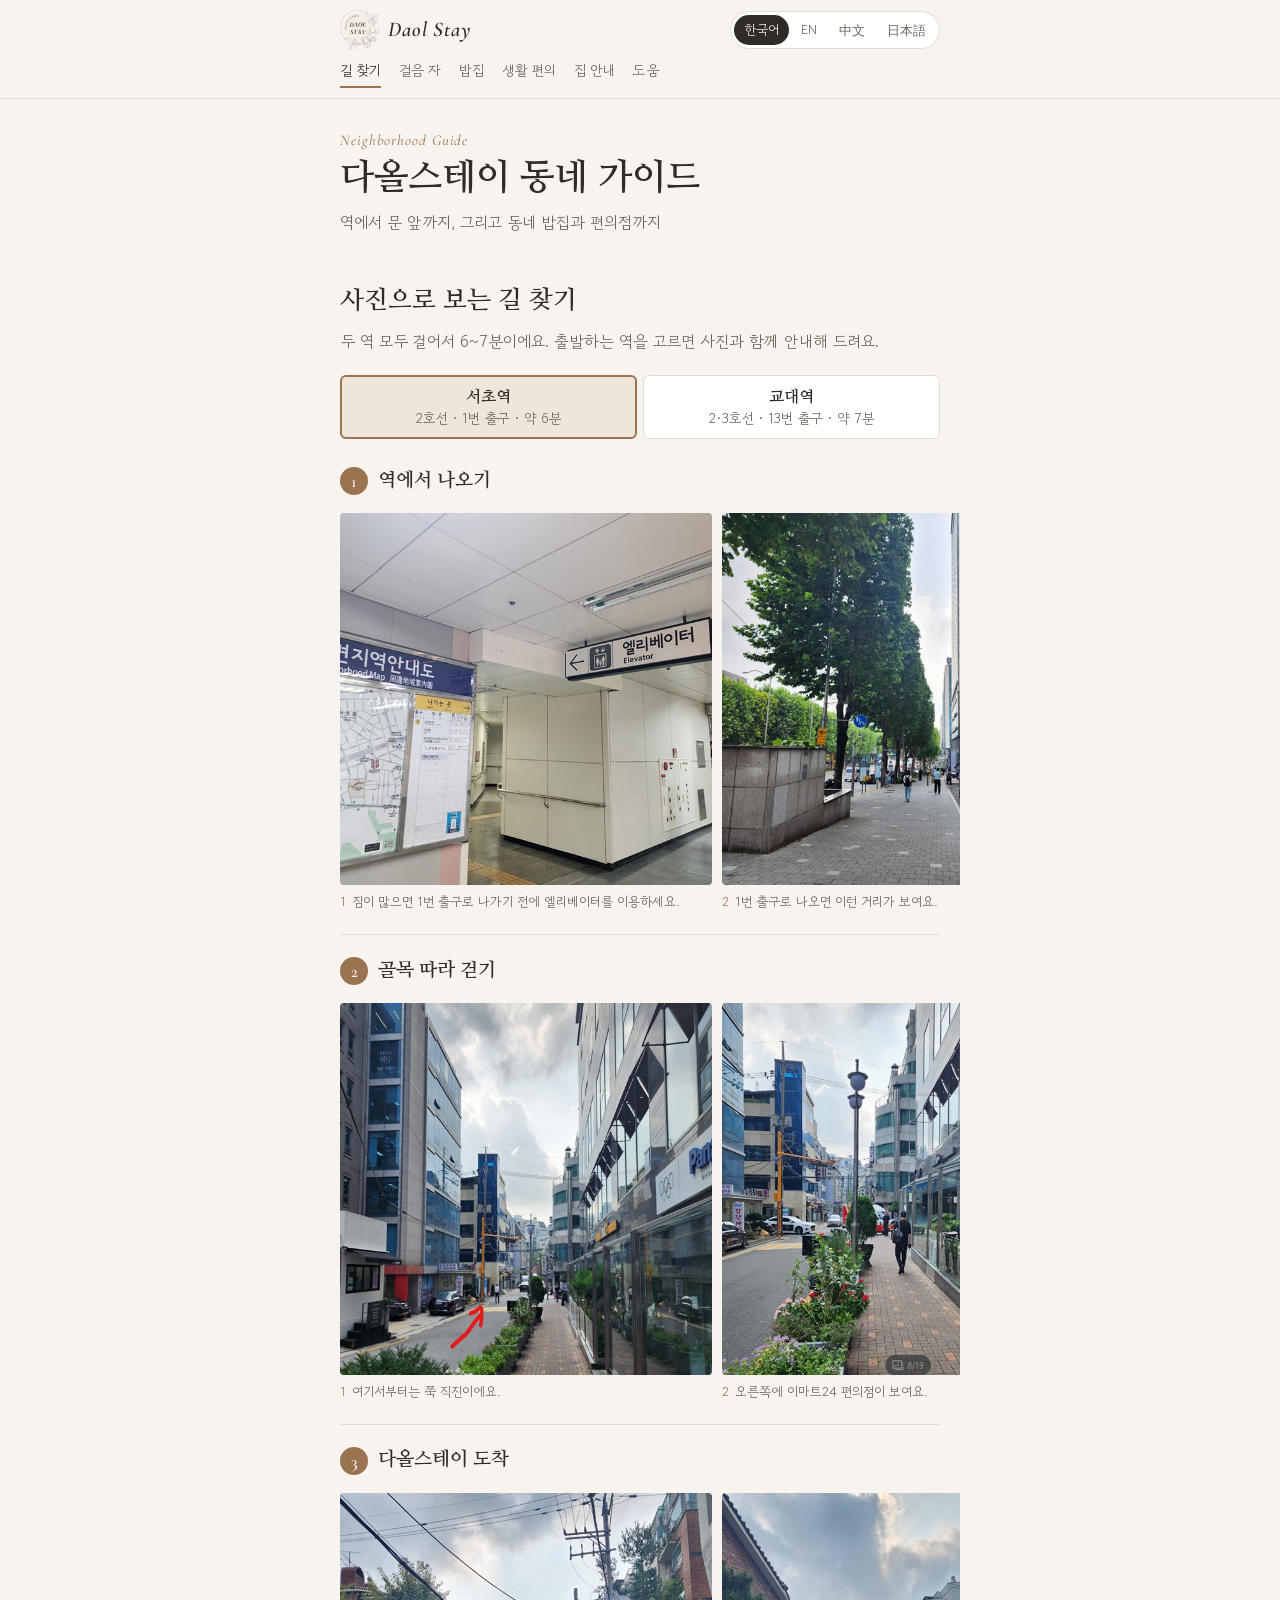
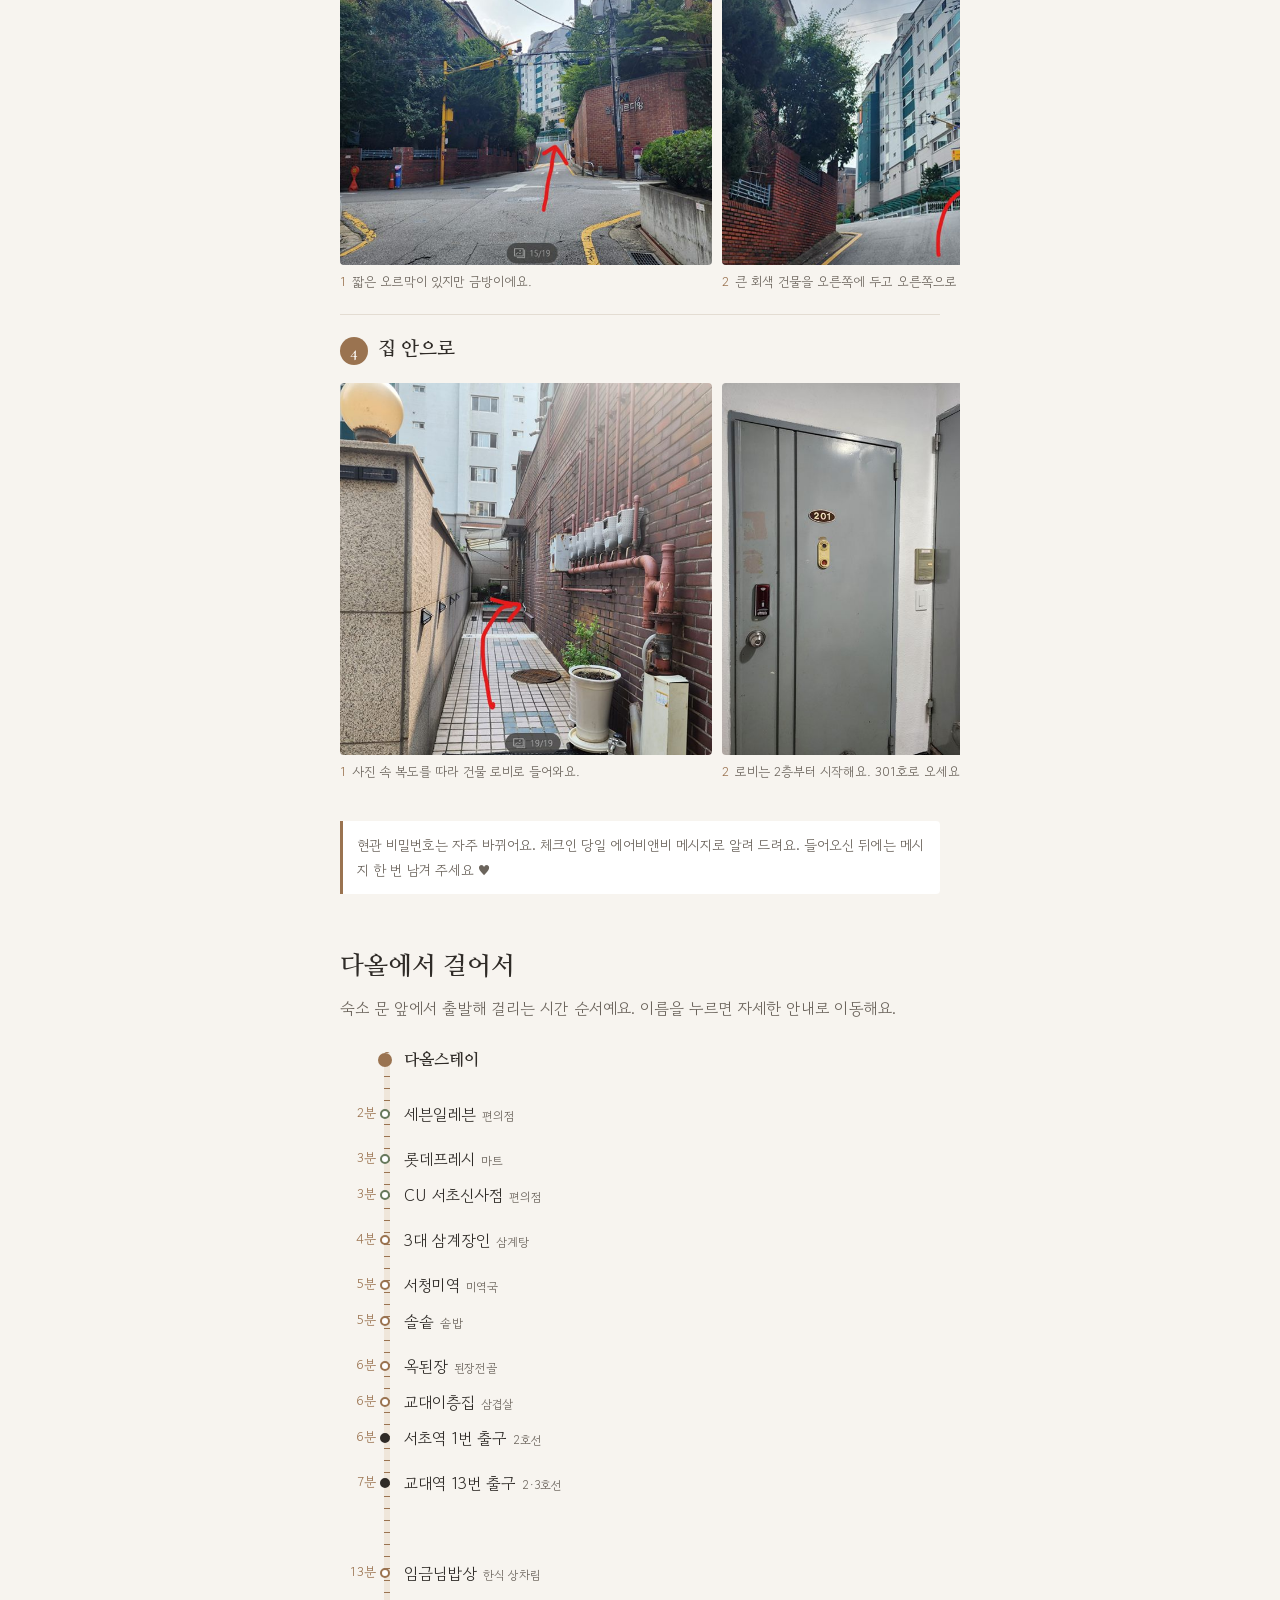
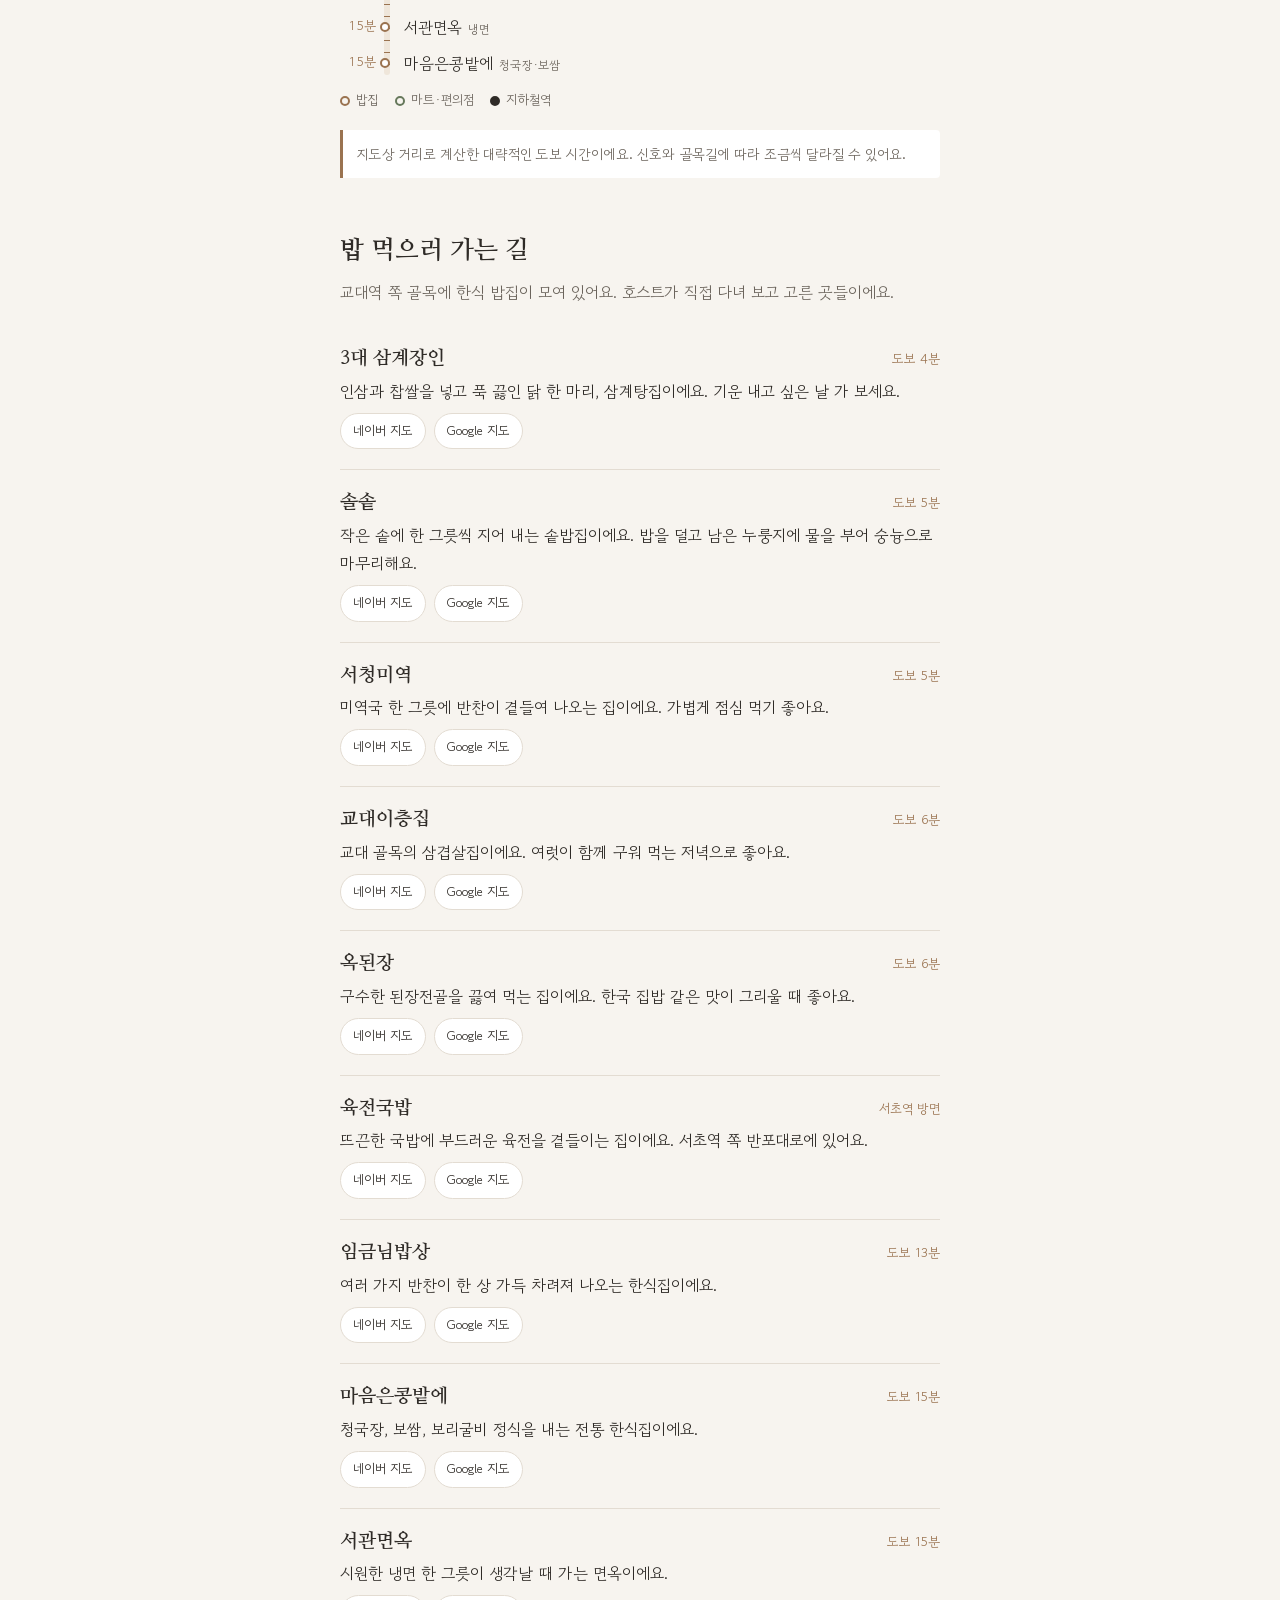
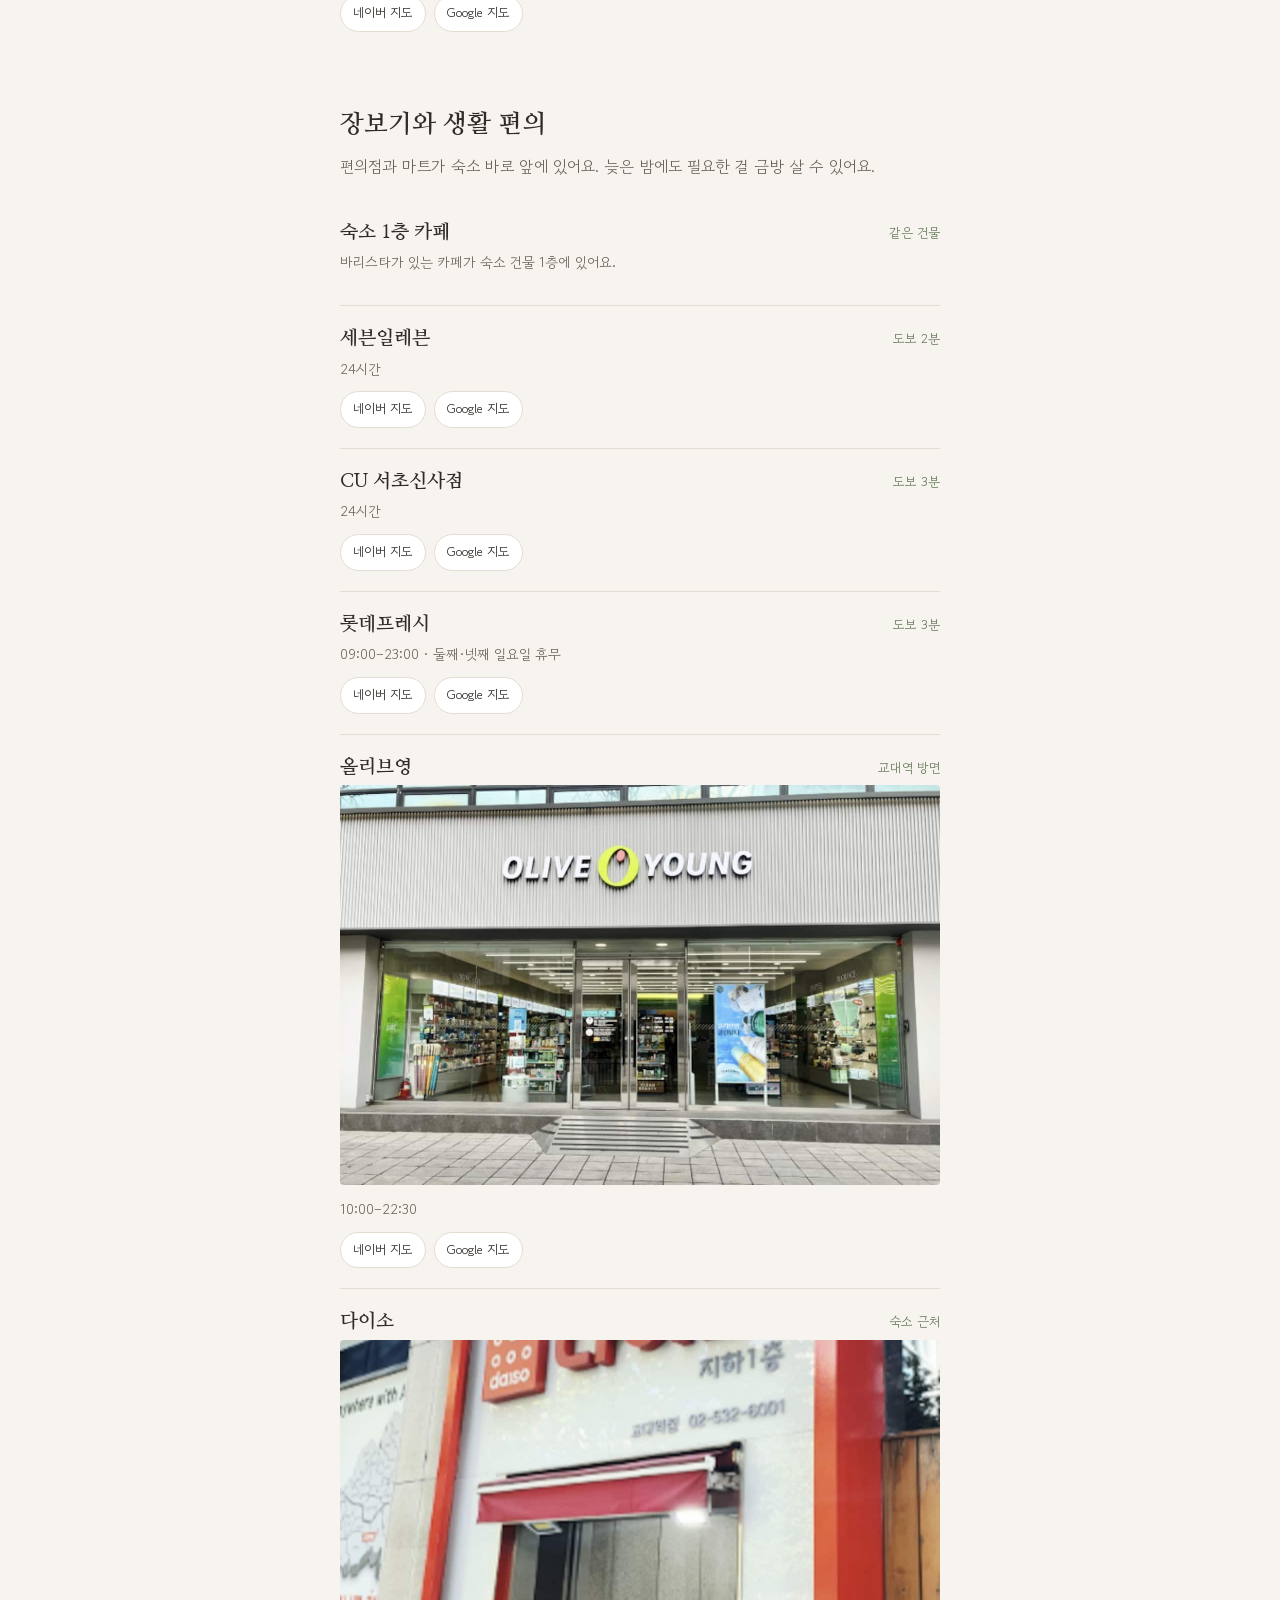
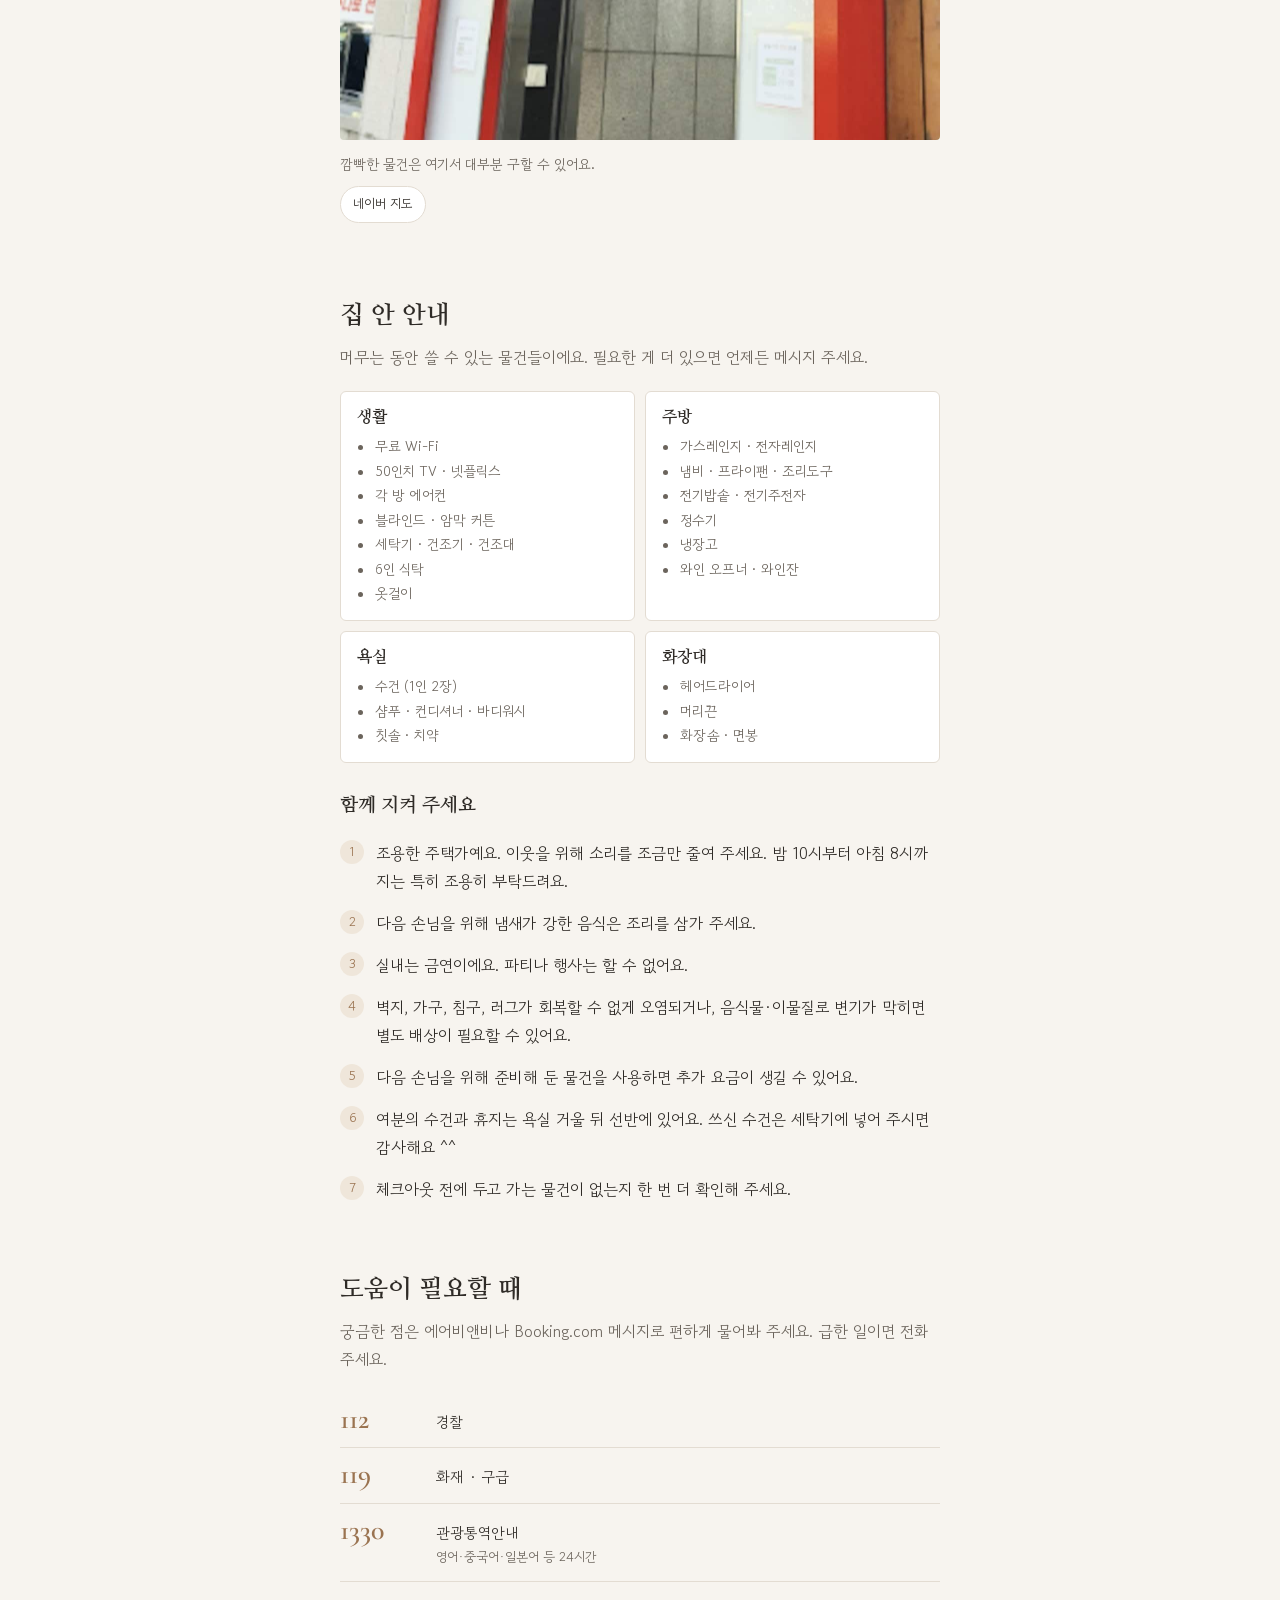
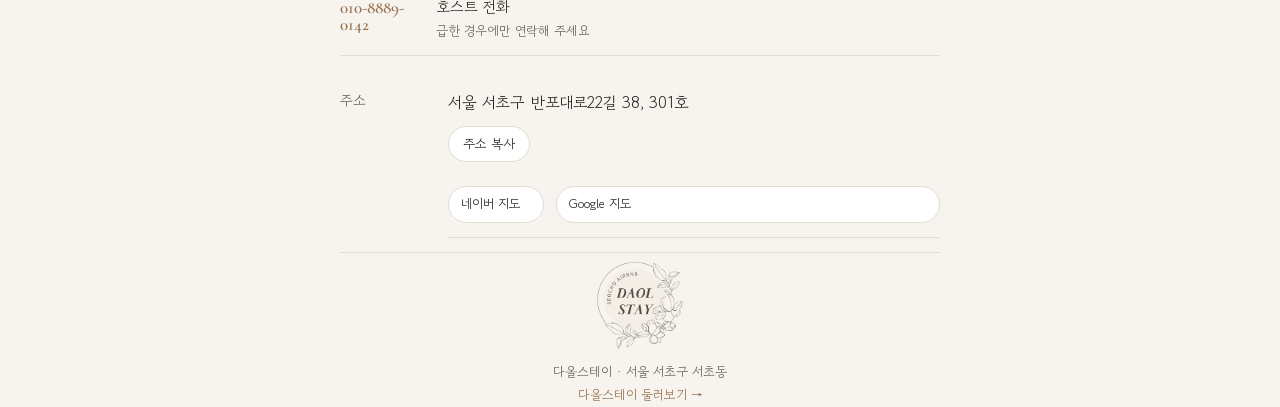
<file: neighborhood/index.html>
<!DOCTYPE html>
<html lang="ko">
<head>
<meta charset="utf-8">
<meta name="viewport" content="width=device-width, initial-scale=1, viewport-fit=cover">
<title>동네 가이드 · 다올스테이 DAOL STAY</title>
<meta name="description" content="다올스테이 동네 가이드: 서초역·교대역에서 사진으로 보는 길 안내, 걸어서 가는 밥집과 편의시설, 집 안 안내와 긴급 연락처.">
<link rel="icon" href="../photos/logo.png">
<link rel="preconnect" href="https://fonts.googleapis.com">
<link rel="preconnect" href="https://fonts.gstatic.com" crossorigin>
<link href="https://fonts.googleapis.com/css2?family=Nanum+Myeongjo:wght@400;700&family=Gowun+Dodum&family=Cormorant+Garamond:ital,wght@1,500;1,600&display=swap" rel="stylesheet">
<link rel="stylesheet" href="../assets/site.css">
<style>
/* intro */
.intro{padding:28px 0 0}
.intro h1{font-size:clamp(27px,7vw,36px);line-height:1.3;margin:0 0 6px}
.intro .sub{color:var(--ink-soft);margin:0}

/* route */
.tabs{display:flex;gap:6px;margin:4px 0 6px}
.tabs button{flex:1;border:1px solid var(--line);background:var(--surface);border-radius:6px;padding:10px 8px;cursor:pointer;font-size:14px;line-height:1.4;color:var(--ink-soft)}
.tabs button b{display:block;font-family:var(--serif);font-size:16px;color:var(--ink)}
.tabs button[aria-pressed="true"]{border-color:var(--latte);border-width:2px;padding:9px 7px;background:var(--latte-soft)}
.stage{padding:22px 0 8px;border-bottom:1px solid var(--line)}
.stage:last-of-type{border-bottom:0}
.stage-head{display:flex;align-items:center;gap:10px}
.stage-head i{flex:none;width:28px;height:28px;border-radius:50%;background:var(--latte);color:var(--bg);font-style:normal;font-family:var(--latin);font-size:17px;font-weight:600;display:grid;place-items:center}
.stage .strip figure{flex-basis:62%}
.stage .strip img{aspect-ratio:1/1}
.stage .strip figcaption{display:flex;gap:6px}
.stage .strip figcaption b{color:var(--latte);font-weight:400}
.stage ol{margin:6px 0 10px;padding-left:20px}
.stage li{margin-bottom:4px}
.stage li::marker{color:var(--latte)}

/* walking ruler */
.ruler{position:relative;margin:24px 0 8px;padding-left:64px}
.ruler::before{content:"";position:absolute;left:44px;top:6px;bottom:6px;width:6px;border-radius:3px;
  background:repeating-linear-gradient(to bottom,var(--latte) 0 1px,transparent 1px 12px),var(--latte-soft)}
.r-home{position:relative;font-family:var(--serif);font-weight:700;padding:0 0 4px}
.r-home::before{content:"";position:absolute;left:-26px;top:7px;width:14px;height:14px;border-radius:50%;background:var(--latte)}
.r-row{position:relative;display:block;text-decoration:none;padding:4px 0}
.r-row .m{position:absolute;left:-64px;width:36px;text-align:right;font-size:13px;color:var(--latte);top:6px;font-variant-numeric:tabular-nums}
.r-row::before{content:"";position:absolute;left:-24px;top:13px;width:10px;height:10px;border-radius:50%;background:var(--surface);border:2px solid var(--latte)}
.r-row.daily::before{border-color:var(--sage)}
.r-row.stn::before{background:var(--ink);border-color:var(--ink)}
.r-row .nm{font-size:16px}
.r-row .kind{font-size:12px;color:var(--ink-soft);margin-left:6px}
.legend{display:flex;flex-wrap:wrap;gap:6px 16px;font-size:13px;color:var(--ink-soft);margin-top:6px}
.legend i{display:inline-block;width:10px;height:10px;border-radius:50%;border:2px solid var(--latte);margin-right:6px;vertical-align:-1px}
.legend i.d{border-color:var(--sage)}
.legend i.s{background:var(--ink);border-color:var(--ink)}

/* places */
.place{padding:20px 0;border-bottom:1px solid var(--line);scroll-margin-top:calc(env(safe-area-inset-top,0px) + 120px)}
.place:last-child{border-bottom:0}
.place-head{display:flex;align-items:baseline;justify-content:space-between;gap:12px;margin-bottom:4px}
.walk{flex:none;font-size:13px;color:var(--latte);white-space:nowrap}
.daily .walk{color:var(--sage)}
.place .orig{font-size:13px;color:var(--ink-soft);margin:-2px 0 6px}
.place p{margin:0 0 8px}
.place .info{font-size:14px;color:var(--ink-soft);margin-bottom:10px}
.place figure{margin:4px 0 12px}
.place figure img{width:100%;aspect-ratio:3/2;object-fit:cover;border-radius:4px}

/* house */
.amen{display:grid;grid-template-columns:1fr 1fr;gap:10px;margin:4px 0 0}
@media (max-width:420px){.amen{grid-template-columns:1fr}}
.amen div{background:var(--surface);border:1px solid var(--line);border-radius:6px;padding:14px 16px}
.amen h3{font-size:16px;margin-bottom:6px}
.amen ul{margin:0;padding-left:18px;font-size:14px;color:var(--ink-soft)}
.rules{list-style:none;margin:20px 0 0;padding:0;counter-reset:r}
.rules li{counter-increment:r;position:relative;padding:0 0 14px 36px}
.rules li::before{content:counter(r);position:absolute;left:0;top:1px;width:24px;height:24px;border-radius:50%;background:var(--latte-soft);color:var(--latte);font-size:13px;display:grid;place-items:center}

/* help */
.calls{list-style:none;margin:6px 0 0;padding:0}
.calls li{display:grid;grid-template-columns:84px 1fr;gap:12px;align-items:baseline;padding:12px 0;border-bottom:1px solid var(--line)}
.calls a{font-family:var(--latin);font-size:28px;font-weight:600;text-decoration:none;color:var(--latte);line-height:1}
.calls span{font-size:15px}
.calls small{display:block;font-size:13px;color:var(--ink-soft)}
</style>
</head>
<body>
<header class="top">
  <div class="wrap">
    <div class="top-row">
      <a class="mark" href="../"><img src="../photos/logo.png" alt=""><span>Daol Stay</span></a>
      <div class="langs" role="group" aria-label="Language">
        <button data-lang="ko">한국어</button><button data-lang="en">EN</button><button data-lang="zh">中文</button><button data-lang="ja">日本語</button>
      </div>
    </div>
    <nav class="nav" id="nav"></nav>
  </div>
</header>

<main class="wrap">
  <section id="intro" class="intro">
    <p class="eyebrow">Neighborhood Guide</p>
    <h1 data-t="gTitle"></h1>
    <p class="sub" data-t="gSub"></p>
  </section>

  <section id="route">
    <h2 data-t="routeTitle"></h2>
    <p class="lead" data-t="routeLead"></p>
    <div class="tabs" role="group" id="routeTabs"></div>
    <div id="stages"></div>
    <p class="note" data-t="doorNote"></p>
  </section>

  <section id="walk">
    <h2 data-t="walkTitle"></h2>
    <p class="lead" data-t="walkLead"></p>
    <div class="ruler" id="ruler"></div>
    <div class="legend"><span><i></i><span data-t="legendEat"></span></span><span><i class="d"></i><span data-t="legendDaily"></span></span><span><i class="s"></i><span data-t="legendStn"></span></span></div>
    <p class="note" data-t="walkNote"></p>
  </section>

  <section id="eat">
    <h2 data-t="eatTitle"></h2>
    <p class="lead" data-t="eatLead"></p>
    <div id="eatList"></div>
  </section>

  <section id="daily">
    <h2 data-t="dailyTitle"></h2>
    <p class="lead" data-t="dailyLead"></p>
    <div class="daily" id="dailyList"></div>
  </section>

  <section id="home">
    <h2 data-t="homeTitle"></h2>
    <p class="lead" data-t="homeLead"></p>
    <div class="amen" id="amen"></div>
    <h3 style="margin-top:30px" data-t="rulesTitle"></h3>
    <ol class="rules" id="rules"></ol>
  </section>

  <section id="help">
    <h2 data-t="helpTitle"></h2>
    <p class="lead" data-t="helpLead"></p>
    <ul class="calls" id="calls"></ul>
    <dl class="info-list" style="margin-top:18px">
      <div><dt data-t="addrLabel"></dt><dd><span data-t="addr"></span><br><button class="copy" id="copyBtn" data-t="copy"></button>
        <div class="pills" style="margin-top:10px" id="homeMaps"></div></dd></div>
    </dl>
  </section>
</main>
<footer class="wrap">
  <img src="../photos/logo.png" alt="">
  <div data-t="foot"></div>
  <a href="../" data-t="backHome"></a>
</footer>
<div class="toast" id="toast" role="status" aria-live="polite"></div>

<script>
const HOME = {lat:37.4897533, lng:127.0109276, q:"서울 서초구 반포대로22길 38"};
const NAVER_PLACE = "https://map.naver.com/p/entry/place/1524587564";
const HOST_TEL = "+821088890142", HOST_TEL_LABEL = "010-8889-0142";

const UI = {
 ko:{nav:["길 찾기","걸음 자","밥집","생활 편의","집 안내","도움"],
  gTitle:"다올스테이 동네 가이드",gSub:"역에서 문 앞까지, 그리고 동네 밥집과 편의점까지",backHome:"다올스테이 둘러보기 →",
  routeTitle:"사진으로 보는 길 찾기",routeLead:"두 역 모두 걸어서 6~7분이에요. 출발하는 역을 고르면 사진과 함께 안내해 드려요.",
  tabSeocho:["서초역","2호선 · 1번 출구 · 약 6분"],tabKyodae:["교대역","2·3호선 · 13번 출구 · 약 7분"],
  stageTitles:["역에서 나오기","골목 따라 걷기","다올스테이 도착","집 안으로"],step:"사진",
  doorNote:"현관 비밀번호는 자주 바뀌어요. 체크인 당일 에어비앤비 메시지로 알려 드려요. 들어오신 뒤에는 메시지 한 번 남겨 주세요 ♥",
  walkTitle:"다올에서 걸어서",walkLead:"숙소 문 앞에서 출발해 걸리는 시간 순서예요. 이름을 누르면 자세한 안내로 이동해요.",
  home:"다올스테이",legendEat:"밥집",legendDaily:"마트·편의점",legendStn:"지하철역",
  walkNote:"지도상 거리로 계산한 대략적인 도보 시간이에요. 신호와 골목길에 따라 조금씩 달라질 수 있어요.",
  eatTitle:"밥 먹으러 가는 길",eatLead:"교대역 쪽 골목에 한식 밥집이 모여 있어요. 호스트가 직접 다녀 보고 고른 곳들이에요.",
  dailyTitle:"장보기와 생활 편의",dailyLead:"편의점과 마트가 숙소 바로 앞에 있어요. 늦은 밤에도 필요한 걸 금방 살 수 있어요.",
  homeTitle:"집 안 안내",homeLead:"머무는 동안 쓸 수 있는 물건들이에요. 필요한 게 더 있으면 언제든 메시지 주세요.",
  rulesTitle:"함께 지켜 주세요",
  helpTitle:"도움이 필요할 때",helpLead:"궁금한 점은 에어비앤비나 Booking.com 메시지로 편하게 물어봐 주세요. 급한 일이면 전화 주세요.",
  hostCall:"호스트 전화",hostNote:"급한 경우에만 연락해 주세요",
  addrLabel:"주소",addr:"서울 서초구 반포대로22길 38, 301호",copy:"주소 복사",copied:"주소를 복사했어요",
  naver:"네이버 지도",google:"Google 지도",min:n=>`도보 ${n}분`,minShort:n=>`${n}분`,
  foot:"다올스테이 · 서울 서초구 서초동"},
 en:{nav:["Directions","Walk times","Eat","Daily needs","The house","Help"],
  gTitle:"DAOL STAY Neighborhood Guide",gSub:"From the station to our door, plus restaurants and shops nearby",backHome:"About Daol Stay →",
  routeTitle:"Directions with photos",routeLead:"Both stations are a 6–7 minute walk. Pick the one you’re coming from for photo-by-photo directions.",
  tabSeocho:["Seocho Stn","Line 2 · Exit 1 · ~6 min"],tabKyodae:["Gyodae Stn","Line 2, 3 · Exit 13 · ~7 min"],
  stageTitles:["Leaving the station","Walking the street","Arriving at Daol Stay","Getting inside"],step:"Photo",
  doorNote:"We change the door code often, so we’ll send it by Airbnb message on your check-in day. Please drop us a message once you’re in ♥",
  walkTitle:"Walking from Daol",walkLead:"Ordered by walking time from our door. Tap a name for details.",
  home:"Daol Stay",legendEat:"Food",legendDaily:"Groceries & stores",legendStn:"Subway",
  walkNote:"Approximate times based on map distance. Crossings and alleys may add a few minutes.",
  eatTitle:"Where to eat",eatLead:"Korean restaurants cluster in the lanes toward Gyodae Station. These are places our host has tried and likes.",
  dailyTitle:"Groceries & daily needs",dailyLead:"A convenience store and grocery are right outside, so late-night needs are easy.",
  homeTitle:"In the house",homeLead:"Things you can use during your stay. If you need anything else, just send us a message.",
  rulesTitle:"House rules",
  helpTitle:"If you need help",helpLead:"For questions, message us any time on Airbnb or Booking.com. Call if it’s urgent.",
  hostCall:"Call the host",hostNote:"Urgent matters only, please",
  addrLabel:"Address",addr:"#301, 38 Banpo-daero 22-gil, Seocho-gu, Seoul",copy:"Copy address",copied:"Address copied",
  naver:"Naver Map",google:"Google Maps",min:n=>`${n} min walk`,minShort:n=>`${n} min`,
  foot:"DAOL STAY · Seocho-dong, Seocho-gu, Seoul"},
 zh:{nav:["路线","步行时间","美食","生活便利","房屋指南","求助"],
  gTitle:"DAOL STAY 周边指南",gSub:"从地铁站到家门口，还有附近的餐厅和便利店",backHome:"了解Daol Stay →",
  routeTitle:"图文路线指南",routeLead:"两个地铁站都只需步行6~7分钟。选择出发的车站，即可查看图文路线。",
  tabSeocho:["瑞草站","2号线 · 1号出口 · 约6分钟"],tabKyodae:["教大站","2·3号线 · 13号出口 · 约7分钟"],
  stageTitles:["走出车站","沿街步行","到达Daol Stay","进入房屋"],step:"照片",
  doorNote:"大门密码会经常更换，我们会在入住当天通过爱彼迎消息告知。进门后请给我们留言 ♥",
  walkTitle:"从Daol步行",walkLead:"按从门口出发的步行时间排列。点击名称查看详情。",
  home:"Daol Stay",legendEat:"餐厅",legendDaily:"超市・便利店",legendStn:"地铁站",
  walkNote:"根据地图距离估算的步行时间，红绿灯和小巷可能会多花几分钟。",
  eatTitle:"去吃饭吧",eatLead:"往教大站方向的小巷里聚集着韩餐馆，都是房东亲自吃过并推荐的。",
  dailyTitle:"购物与生活便利",dailyLead:"便利店和超市就在门口，深夜也能买到需要的东西。",
  homeTitle:"房屋指南",homeLead:"入住期间可以使用的物品。如需其他物品，随时给我们发消息。",
  rulesTitle:"入住守则",
  helpTitle:"需要帮助时",helpLead:"有任何问题，请通过爱彼迎或Booking.com消息联系我们。紧急情况请致电。",
  hostCall:"房东电话",hostNote:"仅限紧急情况",
  addrLabel:"地址",addr:"首尔市瑞草区 Banpo-daero 22-gil 38，301号",copy:"复制地址",copied:"地址已复制",
  naver:"Naver 地图",google:"Google 地图",min:n=>`步行约${n}分钟`,minShort:n=>`${n}分`,
  foot:"DAOL STAY · 首尔瑞草区瑞草洞"},
 ja:{nav:["道案内","徒歩時間","ごはん","生活の便利","家のご案内","困ったとき"],
  gTitle:"ダオルステイ 周辺ガイド",gSub:"駅から玄関まで、そして近くのごはん屋さんとお店まで",backHome:"ダオルステイについて →",
  routeTitle:"写真で見る道案内",routeLead:"どちらの駅からも徒歩6〜7分。出発する駅を選ぶと、写真付きでご案内します。",
  tabSeocho:["瑞草駅","2号線 · 1番出口 · 約6分"],tabKyodae:["教大駅","2・3号線 · 13番出口 · 約7分"],
  stageTitles:["駅を出る","通りを歩く","ダオルステイに到着","家の中へ"],step:"写真",
  doorNote:"玄関の暗証番号はよく変わります。チェックイン当日にAirbnbのメッセージでお知らせします。中に入ったらひと言メッセージをくださいね ♥",
  walkTitle:"ダオルから歩いて",walkLead:"玄関からの徒歩時間順です。名前をタップすると詳しい案内へ移動します。",
  home:"ダオルステイ",legendEat:"ごはん",legendDaily:"スーパー・コンビニ",legendStn:"地下鉄駅",
  walkNote:"地図上の距離から計算したおおよその時間です。信号や路地によって数分変わることがあります。",
  eatTitle:"ごはんを食べに",eatLead:"教大駅に向かう路地に韓国料理の店が集まっています。ホストが実際に通って選んだお店です。",
  dailyTitle:"買い物と生活の便利",dailyLead:"コンビニとスーパーがすぐ前にあるので、夜遅くでも必要なものがすぐ手に入ります。",
  homeTitle:"家のご案内",homeLead:"滞在中にお使いいただけるものです。ほかに必要なものがあれば、いつでもメッセージをください。",
  rulesTitle:"お守りいただきたいこと",
  helpTitle:"困ったときは",helpLead:"ご質問はAirbnbやBooking.comのメッセージでお気軽にどうぞ。急ぎの場合はお電話ください。",
  hostCall:"ホストに電話",hostNote:"緊急の場合のみお願いします",
  addrLabel:"住所",addr:"ソウル市瑞草区 Banpo-daero 22-gil 38, 301号",copy:"住所をコピー",copied:"住所をコピーしました",
  naver:"Naver Map",google:"Google マップ",min:n=>`徒歩約${n}分`,minShort:n=>`${n}分`,
  foot:"DAOL STAY · ソウル瑞草区瑞草洞"}
};

/* 길 안내 사진: photos/route_*.jpg (노션 가이드에서 가져옴) */
const STAGE_IN = {photos:["seocho_10","seocho_11"],
 steps:{ko:["사진 속 복도를 따라 건물 로비로 들어와요.","로비는 2층부터 시작해요. 301호로 오세요.","현관 비밀번호는 에어비앤비 메시지를 확인해 주세요."],
  en:["Follow the corridor in the photo to the building lobby.","The lobby starts on the 2nd floor. Come up to Room 301.","Check your Airbnb messages for the door code."],
  zh:["沿照片中的走廊进入大楼大厅。","大厅从2层开始，请到301号。","大门密码请查看爱彼迎消息。"],
  ja:["写真の通路に沿って建物のロビーへ。","ロビーは2階からです。301号室へどうぞ。","玄関の暗証番号はAirbnbのメッセージをご確認ください。"]}};

const ROUTES = {
 seocho:[
  {photos:["seocho_01","seocho_02","seocho_03"],
   steps:{ko:["짐이 많으면 1번 출구로 나가기 전에 엘리베이터를 이용하세요.","1번 출구로 나오면 이런 거리가 보여요.","투썸플레이스 카페가 보이면 오른쪽으로 돌아요."],
    en:["With lots of luggage, take the elevator before leaving through Exit 1.","Out of Exit 1, you’ll see this street.","Turn right at the A Twosome Place café."],
    zh:["行李较多时，请在从1号出口出站前乘坐电梯。","从1号出口出来会看到这条街。","看到A Twosome Place咖啡馆后右转。"],
    ja:["荷物が多いときは、1番出口を出る前にエレベーターを使ってください。","1番出口を出ると、この通りが見えます。","トゥーサムプレイスのカフェが見えたら右へ。"]}},
  {photos:["seocho_04","seocho_05","seocho_06"],
   steps:{ko:["여기서부터는 쭉 직진이에요.","오른쪽에 이마트24 편의점이 보여요.","왼쪽에 롯데마트가 보여요. 먹을거리를 사 가기 좋아요."],
    en:["From here, just go straight.","You’ll pass an emart24 convenience store on your right.","Then Lotte Mart on your left, a good place to pick up food."],
    zh:["从这里开始一直直走。","右边会看到emart24便利店。","左边是乐天超市，可以顺便买些吃的。"],
    ja:["ここからはまっすぐ進みます。","右手にemart24のコンビニが見えます。","左手にロッテマート。食べ物を買っていくのにぴったりです。"]}},
  {photos:["seocho_07","seocho_08","seocho_09"],
   steps:{ko:["짧은 오르막이 있지만 금방이에요.","큰 회색 건물을 오른쪽에 두고 오른쪽으로 돌아요.","빨간 별이 그려진 건물이 다올스테이예요. 어서 오세요!"],
    en:["There’s a short uphill, but it’s not long.","Turn right, keeping the large gray building on your right.","The building marked with the red star is Daol Stay. Welcome!"],
    zh:["有一小段上坡，很快就到。","让灰色大楼在你右侧，然后右转。","画着红星的建筑就是Daol Stay，欢迎！"],
    ja:["少し上り坂がありますが、すぐです。","大きなグレーの建物を右手に見ながら右へ曲がります。","赤い星印の建物がダオルステイ。ようこそ！"]}},
  STAGE_IN
 ],
 kyodae:[
  {photos:["kyodae_01","kyodae_02","kyodae_03"],
   steps:{ko:["짐이 많으면 13번 출구 쪽 엘리베이터를 이용하세요.","엘리베이터를 타고 지상으로 올라와요.","사진 속 빨간 화살표를 따라 직진해요."],
    en:["With lots of luggage, use the elevator by Exit 13.","Take the elevator up to street level.","Go straight, following the red arrow in the photo."],
    zh:["行李较多时，请使用13号出口附近的电梯。","乘电梯到地面。","按照片中的红色箭头直走。"],
    ja:["荷物が多いときは13番出口側のエレベーターを。","エレベーターで地上へ。","写真の赤い矢印に沿ってまっすぐ進みます。"]}},
  {photos:["kyodae_04","kyodae_05","kyodae_06","kyodae_07","kyodae_08","kyodae_09"],
   steps:{ko:["여기서부터는 쭉 직진이에요.","왼쪽에 초등학교 담장을 두고 계속 걸어요.","계속 앞으로 걸어요.","오른쪽 횡단보도로 길을 건너요 (올리브영 방향).","길을 따라가면 왼쪽에 CU 편의점이 있어요.","왼쪽에 예쁜 꽃집이 보여요."],
    en:["From here, just go straight.","Keep walking with the elementary school wall on your left.","Keep going.","Cross at the crosswalk on the right (toward Olive Young).","Follow the road; there’s a CU convenience store on your left.","You’ll see a lovely flower shop on your left."],
    zh:["从这里开始一直直走。","让小学围墙在你左侧，继续走。","继续向前。","从右边的人行横道过马路（Olive Young方向）。","沿路走，左边有CU便利店。","左边会看到一家漂亮的花店。"],
    ja:["ここからはまっすぐ進みます。","左手に小学校の塀を見ながら歩きます。","そのまま進みます。","右側の横断歩道を渡ります（オリーブヤング方面）。","道なりに進むと左手にCUのコンビニ。","左手にかわいい花屋さんが見えます。"]}},
  {photos:["kyodae_10","kyodae_11","kyodae_12"],
   steps:{ko:["아파트가 보이는 삼거리에서 오른쪽으로 돌아요.","큰 회색 건물을 보며 왼쪽으로 돌아요.","빨간 별이 그려진 건물이 다올스테이예요. 어서 오세요!"],
    en:["Turn right at the three-way junction by the apartments.","Turn left, facing the large gray building.","The building marked with the red star is Daol Stay. Welcome!"],
    zh:["在能看到公寓的三岔路口右转。","看着灰色大楼左转。","画着红星的建筑就是Daol Stay，欢迎！"],
    ja:["マンションが見える三叉路で右へ。","大きなグレーの建物を見ながら左へ。","赤い星印の建物がダオルステイ。ようこそ！"]}},
  {photos:["kyodae_13","kyodae_14"],steps:STAGE_IN.steps}
 ]
};

const STATIONS = [
 {id:"route",min:6,type:"stn",name:{ko:"서초역 1번 출구",en:"Seocho Stn Exit 1",zh:"瑞草站1号出口",ja:"瑞草駅1番出口"},kind:{ko:"2호선",en:"Line 2",zh:"2号线",ja:"2号線"}},
 {id:"route",min:7,type:"stn",name:{ko:"교대역 13번 출구",en:"Gyodae Stn Exit 13",zh:"教大站13号出口",ja:"教大駅13番出口"},kind:{ko:"2·3호선",en:"Line 2, 3",zh:"2·3号线",ja:"2・3号線"}}
];

const EAT = [
 {id:"samgye",min:4,map:"https://maps.app.goo.gl/MesrbhYMAvcr66wB9",q:"3대 삼계장인 교대",
  name:{ko:"3대 삼계장인",en:"3dae Samgye Jangin",zh:"三代参鸡匠人",ja:"3代参鶏匠人"},
  kind:{ko:"삼계탕",en:"Ginseng chicken soup",zh:"参鸡汤",ja:"参鶏湯"},
  desc:{ko:"인삼과 찹쌀을 넣고 푹 끓인 닭 한 마리, 삼계탕집이에요. 기운 내고 싶은 날 가 보세요.",en:"A whole young chicken simmered with ginseng and sticky rice. Good for a day when you need your energy back.",zh:"整只童子鸡加人参和糯米慢炖的参鸡汤店，想补充体力时来这里吧。",ja:"高麗人参ともち米を入れて煮込んだ参鶏湯の店。元気を出したい日にどうぞ。"}},
 {id:"solsot",min:5,map:"https://maps.app.goo.gl/jW83EFhCJc5R1sat7",q:"솔솥 교대역점",
  name:{ko:"솔솥",en:"Solsot",zh:"Solsot",ja:"ソルソッ"},
  kind:{ko:"솥밥",en:"Pot rice",zh:"石锅饭",ja:"釜飯"},
  desc:{ko:"작은 솥에 한 그릇씩 지어 내는 솥밥집이에요. 밥을 덜고 남은 누룽지에 물을 부어 숭늉으로 마무리해요.",en:"Rice cooked to order in individual pots. Scoop it out, then pour water over the crust left behind for a toasty finish.",zh:"每份都用小锅现煮的石锅饭。盛出米饭后，在锅巴上倒入热水做成锅巴汤收尾。",ja:"小さな釜で一人分ずつ炊く釜飯の店。ご飯をよそったら、残ったおこげにお湯を注いで締めます。"}},
 {id:"seocheong",min:5,map:"https://www.google.com/maps/search/?api=1&query=37.4897923,127.0079951",q:"서청미역",
  name:{ko:"서청미역",en:"Seocheong Miyeok",zh:"瑞青海带汤",ja:"ソチョンミヨク"},
  kind:{ko:"미역국",en:"Seaweed soup",zh:"海带汤",ja:"わかめスープ"},
  desc:{ko:"미역국 한 그릇에 반찬이 곁들여 나오는 집이에요. 가볍게 점심 먹기 좋아요.",en:"Bowls of Korean seaweed soup with side dishes. A light, comforting lunch.",zh:"一碗海带汤配小菜，适合简单吃个午饭。",ja:"わかめスープにおかずが付く店。軽めのお昼にぴったりです。"}},
 {id:"ichung",min:6,map:"https://maps.app.goo.gl/pmWxkd9foDMJZrsc9",q:"교대이층집 교대본점",
  name:{ko:"교대이층집",en:"Gyodae Ichungjip",zh:"教大二层家",ja:"教大イチュンジプ"},
  kind:{ko:"삼겹살",en:"Pork belly BBQ",zh:"烤五花肉",ja:"サムギョプサル"},
  desc:{ko:"교대 골목의 삼겹살집이에요. 여럿이 함께 구워 먹는 저녁으로 좋아요.",en:"A pork-belly barbecue spot in the Gyodae lanes. Great for a group dinner at the grill.",zh:"教大小巷里的烤五花肉店，适合多人一起烤肉吃晚饭。",ja:"教大の路地にあるサムギョプサルの店。みんなで焼いて囲む夕食に。"}},
 {id:"okdoen",min:6,map:"https://maps.app.goo.gl/B2ys97P9bVTEyB4X6",q:"옥된장 교대점",
  name:{ko:"옥된장",en:"Okdoenjang",zh:"玉大酱",ja:"オクテンジャン"},
  kind:{ko:"된장전골",en:"Soybean paste hot pot",zh:"大酱火锅",ja:"テンジャン鍋"},
  desc:{ko:"구수한 된장전골을 끓여 먹는 집이에요. 한국 집밥 같은 맛이 그리울 때 좋아요.",en:"Hearty hot pot built on doenjang, Korean soybean paste. Tastes like home cooking.",zh:"以韩式大酱熬煮的火锅，像家常饭一样温暖。",ja:"香ばしいテンジャン（韓国味噌）の鍋。韓国の家庭の味が恋しいときに。"}},
 {id:"yukjeon",min:null,map:"https://maps.app.goo.gl/YQwqWLHJWxmbHU4Q8",q:"육전국밥 서초역점",
  name:{ko:"육전국밥",en:"Yukjeon Gukbap",zh:"肉煎汤饭",ja:"ユクジョンクッパ"},
  kind:{ko:"국밥",en:"Rice soup",zh:"汤饭",ja:"クッパ"},area:{ko:"서초역 방면",en:"Toward Seocho Stn",zh:"瑞草站方向",ja:"瑞草駅方面"},
  desc:{ko:"뜨끈한 국밥에 부드러운 육전을 곁들이는 집이에요. 서초역 쪽 반포대로에 있어요.",en:"Hot rice soup with tender pan-fried beef. On Banpo-daero toward Seocho Station.",zh:"热汤饭配嫩煎牛肉片，位于瑞草站方向的盘浦大路上。",ja:"熱々のクッパにやわらかい牛肉のチヂミを添えて。瑞草駅方面の盤浦大路沿いです。"}},
 {id:"imgeum",min:13,map:"https://maps.app.goo.gl/EhZ2MKV3FoHQEk927",q:"임금님밥상 교대",
  name:{ko:"임금님밥상",en:"Imgeumnim Bapsang",zh:"国王饭桌",ja:"イムグムニムパプサン"},
  kind:{ko:"한식 상차림",en:"Korean set meal",zh:"韩式套餐",ja:"韓定食"},
  desc:{ko:"여러 가지 반찬이 한 상 가득 차려져 나오는 한식집이에요.",en:"A Korean set meal with a table full of side dishes.",zh:"满满一桌小菜的韩式套餐。",ja:"たくさんのおかずがずらりと並ぶ韓国料理の店。"}},
 {id:"kongbat",min:15,map:"https://maps.app.goo.gl/K3ujcRYniLXeCxtu5",q:"마음은콩밭에 교대",
  name:{ko:"마음은콩밭에",en:"Heart for Bean Field",zh:"心在豆田",ja:"マウムンコンバテ"},
  kind:{ko:"청국장·보쌈",en:"Cheonggukjang & bossam",zh:"清麴酱・菜包肉",ja:"チョングッチャン・ポッサム"},
  desc:{ko:"청국장, 보쌈, 보리굴비 정식을 내는 전통 한식집이에요.",en:"Traditional Korean food: fermented soybean stew, boiled pork wraps and dried yellow croaker set meals.",zh:"供应清麴酱、菜包肉和大麦黄鱼套餐的传统韩餐馆。",ja:"チョングッチャン、ポッサム、麦クルビ定食のある伝統的な韓国料理店。"}},
 {id:"seogwan",min:15,map:"https://maps.app.goo.gl/Xqt8PTU8zJjns62T9",q:"서관면옥",
  name:{ko:"서관면옥",en:"Seogwan Myeonok",zh:"西馆面屋",ja:"西館麺屋"},
  kind:{ko:"냉면",en:"Cold noodles",zh:"冷面",ja:"冷麺"},
  desc:{ko:"시원한 냉면 한 그릇이 생각날 때 가는 면옥이에요.",en:"A noodle house for when you’re craving a cool bowl of naengmyeon.",zh:"想吃一碗清凉冷面时去的面馆。",ja:"冷たい冷麺が食べたくなったら行きたい麺屋。"}}
];

const DAILY = [
 {id:"cafe",min:0,q:"",img:null,
  name:{ko:"숙소 1층 카페",en:"Café downstairs",zh:"楼下咖啡馆",ja:"1階のカフェ"},
  kind:{ko:"카페",en:"Café",zh:"咖啡馆",ja:"カフェ"},area:{ko:"같은 건물",en:"Same building",zh:"同一栋楼",ja:"同じ建物"},
  info:{ko:"바리스타가 있는 카페가 숙소 건물 1층에 있어요.",en:"A barista café on the ground floor of our building.",zh:"建筑1层有一家咖啡馆。",ja:"建物の1階にバリスタのいるカフェがあります。"}},
 {id:"seven",min:2,q:"세븐일레븐 서초",map:"https://www.google.com/maps/search/?api=1&query=37.4893628,127.0113009",
  name:{ko:"세븐일레븐",en:"7-Eleven",zh:"7-Eleven",ja:"セブンイレブン"},kind:{ko:"편의점",en:"Convenience store",zh:"便利店",ja:"コンビニ"},
  info:{ko:"24시간",en:"Open 24 hours",zh:"24小时营业",ja:"24時間営業"}},
 {id:"cu",min:3,q:"CU 서초신사점",map:"https://maps.app.goo.gl/XHrhFj9gabHF8hzcA",
  name:{ko:"CU 서초신사점",en:"CU",zh:"CU便利店",ja:"CU"},kind:{ko:"편의점",en:"Convenience store",zh:"便利店",ja:"コンビニ"},
  info:{ko:"24시간",en:"Open 24 hours",zh:"24小时营业",ja:"24時間営業"}},
 {id:"lotte",min:3,q:"롯데프레시 서초대로점",map:"https://maps.app.goo.gl/MUFveEqoP9CoWY9J7",
  name:{ko:"롯데프레시",en:"Lotte Fresh",zh:"乐天Fresh超市",ja:"ロッテフレッシュ"},kind:{ko:"마트",en:"Supermarket",zh:"超市",ja:"スーパー"},
  info:{ko:"09:00–23:00 · 둘째·넷째 일요일 휴무",en:"09:00–23:00 · Closed 2nd & 4th Sundays",zh:"09:00–23:00 · 每月第二、四个周日休息",ja:"09:00–23:00 · 第2・第4日曜休み"}},
 {id:"oliveyoung",min:null,q:"올리브영 서초",map:"https://maps.app.goo.gl/UAzFCR5QkUTL4pDQ8",img:"near_oliveyoung",
  name:{ko:"올리브영",en:"Olive Young",zh:"Olive Young",ja:"オリーブヤング"},kind:{ko:"화장품·생활용품",en:"Health & beauty",zh:"美妆・日用品",ja:"コスメ・日用品"},area:{ko:"교대역 방면",en:"Toward Gyodae Stn",zh:"教大站方向",ja:"教大駅方面"},
  info:{ko:"10:00–22:30",en:"10:00–22:30",zh:"10:00–22:30",ja:"10:00–22:30"}},
 {id:"daiso",min:null,q:"다이소 서초",img:"near_daiso",
  name:{ko:"다이소",en:"Daiso",zh:"大创",ja:"ダイソー"},kind:{ko:"생활용품",en:"Household goods",zh:"生活用品",ja:"生活雑貨"},area:{ko:"숙소 근처",en:"Nearby",zh:"附近",ja:"近く"},
  info:{ko:"깜빡한 물건은 여기서 대부분 구할 수 있어요.",en:"Forgot something? You’ll probably find it here.",zh:"忘带的东西大多能在这里买到。",ja:"忘れ物はたいていここで手に入ります。"}}
];

const AMEN = [
 {t:{ko:"생활",en:"Living",zh:"生活",ja:"生活"},
  i:{ko:["무료 Wi-Fi","50인치 TV · 넷플릭스","각 방 에어컨","블라인드 · 암막 커튼","세탁기 · 건조기 · 건조대","6인 식탁","옷걸이"],
   en:["Free Wi-Fi","50-inch TV with Netflix","Air conditioner in each room","Blinds & blackout curtains","Washer, dryer & drying rack","Table for six","Clothes hangers"],
   zh:["免费Wi-Fi","50英寸电视・Netflix","每间卧室空调","百叶窗・遮光窗帘","洗衣机・烘干机・晾衣架","6人餐桌","衣架"],
   ja:["無料Wi-Fi","50インチTV・Netflix","各部屋エアコン","ブラインド・遮光カーテン","洗濯機・乾燥機・物干し","6人掛けテーブル","ハンガー"]}},
 {t:{ko:"주방",en:"Kitchen",zh:"厨房",ja:"キッチン"},
  i:{ko:["가스레인지 · 전자레인지","냄비 · 프라이팬 · 조리도구","전기밥솥 · 전기주전자","정수기","냉장고","와인 오프너 · 와인잔"],
   en:["Gas stove & microwave","Pots, pans & utensils","Rice cooker & kettle","Water purifier","Refrigerator","Wine opener & glasses"],
   zh:["燃气灶・微波炉","锅具・平底锅・厨具","电饭锅・电热水壶","净水器","冰箱","开瓶器・红酒杯"],
   ja:["ガスコンロ・電子レンジ","鍋・フライパン・調理器具","炊飯器・電気ケトル","浄水器","冷蔵庫","ワインオープナー・グラス"]}},
 {t:{ko:"욕실",en:"Bathroom",zh:"浴室",ja:"バスルーム"},
  i:{ko:["수건 (1인 2장)","샴푸 · 컨디셔너 · 바디워시","칫솔 · 치약"],
   en:["Towels (2 per guest)","Shampoo, conditioner & body wash","Toothbrush & toothpaste"],
   zh:["毛巾（每人2条）","洗发水・护发素・沐浴露","牙刷・牙膏"],
   ja:["タオル（おひとり2枚）","シャンプー・コンディショナー・ボディソープ","歯ブラシ・歯みがき粉"]}},
 {t:{ko:"화장대",en:"Vanity",zh:"梳妆",ja:"身だしなみ"},
  i:{ko:["헤어드라이어","머리끈","화장솜 · 면봉"],
   en:["Hair dryer","Hair ties","Cotton pads & swabs"],
   zh:["吹风机","发圈","化妆棉・棉签"],
   ja:["ドライヤー","ヘアゴム","コットン・綿棒"]}}
];

const RULES = {
 ko:["조용한 주택가예요. 이웃을 위해 소리를 조금만 줄여 주세요. 밤 10시부터 아침 8시까지는 특히 조용히 부탁드려요.","다음 손님을 위해 냄새가 강한 음식은 조리를 삼가 주세요.","실내는 금연이에요. 파티나 행사는 할 수 없어요.","벽지, 가구, 침구, 러그가 회복할 수 없게 오염되거나, 음식물·이물질로 변기가 막히면 별도 배상이 필요할 수 있어요.","다음 손님을 위해 준비해 둔 물건을 사용하면 추가 요금이 생길 수 있어요.","여분의 수건과 휴지는 욕실 거울 뒤 선반에 있어요. 쓰신 수건은 세탁기에 넣어 주시면 감사해요 ^^","체크아웃 전에 두고 가는 물건이 없는지 한 번 더 확인해 주세요."],
 en:["This is a quiet residential area, so please keep noise down for the neighbors, especially from 10 pm to 8 am.","Please avoid cooking strong-smelling food, for the next guests.","No smoking indoors, and no parties or events.","Irreversible stains on wallpaper, furniture, bedding or rugs, or a toilet clogged by food or objects, may require compensation.","Using items set aside for the next guests may incur extra charges.","Extra towels and toilet paper are on the shelf behind the bathroom mirror. We’d appreciate used towels going into the washer ^^","Before check-out, please check you haven’t left anything behind."],
 zh:["这里是安静的住宅区，请为邻居降低音量，尤其是晚上10点至早上8点。","为了下一位客人，请避免烹饪气味浓烈的食物。","室内禁止吸烟，不可举办派对或活动。","若墙纸、家具、床品、地毯出现无法恢复的污渍，或因食物、异物导致马桶堵塞，可能需要另行赔偿。","使用为下一位客人准备的物品可能产生额外费用。","备用毛巾和卫生纸在浴室镜子后面的架子上。用过的毛巾放进洗衣机就太感谢了 ^^","退房前请再确认一下有没有遗留物品。"],
 ja:["静かな住宅街です。ご近所のために音量は控えめに、特に夜10時から朝8時までは静かにお願いします。","次のお客様のため、においの強い料理はご遠慮ください。","室内は禁煙です。パーティーやイベントはできません。","壁紙・家具・寝具・ラグに落ちない汚れが付いた場合や、食べ物・異物でトイレが詰まった場合は、別途弁償をお願いすることがあります。","次のお客様用に準備したものを使うと、追加料金がかかることがあります。","予備のタオルとトイレットペーパーは、バスルームの鏡の裏の棚にあります。使ったタオルは洗濯機に入れていただけると助かります ^^","チェックアウト前に、忘れ物がないかもう一度ご確認ください。"]
};

const CALLS = [
 {n:"112",t:{ko:"경찰",en:"Police",zh:"报警",ja:"警察"}},
 {n:"119",t:{ko:"화재 · 구급",en:"Fire & ambulance",zh:"火警・急救",ja:"火災・救急"}},
 {n:"1330",t:{ko:"관광통역안내",en:"Korea Travel Helpline",zh:"旅游咨询热线",ja:"観光通訳案内"},
  s:{ko:"영어·중국어·일본어 등 24시간",en:"English, Chinese, Japanese & more, 24 hours",zh:"中文・英语・日语等，24小时",ja:"日本語・英語・中国語など24時間"}}
];

const SECTIONS = ["route","walk","eat","daily","home","help"];
let lang = "ko", route = "seocho";
try{ const s = localStorage.getItem("daol-lang"); if(s && UI[s]) lang = s; }catch(e){}

const $ = s => document.querySelector(s);
const esc = s => String(s).replace(/[&<>"]/g,c=>({"&":"&amp;","<":"&lt;",">":"&gt;",'"':"&quot;"}[c]));

function mapLinks(p, t){
  const out = [];
  if(p.q) out.push(`<a href="https://map.naver.com/p/search/${encodeURIComponent(p.q)}" target="_blank" rel="noopener">${t.naver}</a>`);
  if(p.map) out.push(`<a href="${esc(p.map)}" target="_blank" rel="noopener">${t.google}</a>`);
  return out.join("");
}

function placeHTML(p, t){
  const orig = lang==="ko" ? "" : `<div class="orig">${esc(p.name.ko)}</div>`;
  const walk = p.min ? t.min(p.min) : (p.area ? p.area[lang] : "");
  const body = p.desc ? `<p>${esc(p.desc[lang])}</p>` : "";
  const info = p.info ? `<div class="info">${esc(p.info[lang])}</div>` : "";
  return `<article class="place" id="p-${p.id}">
    <div class="place-head"><h3>${esc(p.name[lang])}</h3><span class="walk">${esc(walk)}</span></div>
    ${orig}
    ${p.img?`<figure><img src="../photos/${p.img}.jpg" alt="${esc(p.name[lang])}" loading="lazy"></figure>`:""}
    ${body}${info}
    <div class="pills">${mapLinks(p,t)}</div>
  </article>`;
}

function renderRoute(t){
  $("#routeTabs").innerHTML = ["seocho","kyodae"].map(k=>{
    const tab = t[k==="seocho"?"tabSeocho":"tabKyodae"];
    return `<button data-route="${k}" aria-pressed="${route===k}"><b>${esc(tab[0])}</b>${esc(tab[1])}</button>`;
  }).join("");
  document.querySelectorAll("#routeTabs button").forEach(b=>b.addEventListener("click",()=>{ route=b.dataset.route; renderRoute(UI[lang]); }));
  $("#stages").innerHTML = ROUTES[route].map((s,i)=>`<div class="stage">
    <div class="stage-head"><i>${i+1}</i><h3>${esc(t.stageTitles[i])}</h3></div>
    <div class="strip">${s.photos.map((ph,j)=>`<figure><img src="../photos/route_${ph}.jpg" alt="${esc(s.steps[lang][j]||"")}" loading="lazy"><figcaption><b>${j+1}</b>${esc(s.steps[lang][j]||"")}</figcaption></figure>`).join("")}</div>
  </div>`).join("");
}

function render(){
  const t = UI[lang];
  document.documentElement.lang = lang==="zh" ? "zh-Hans" : lang;
  document.querySelectorAll("[data-t]").forEach(el=>{
    const v = t[el.dataset.t];
    if(typeof v === "string") el.textContent = v;
  });
  document.querySelectorAll(".langs button").forEach(b=>b.setAttribute("aria-pressed", b.dataset.lang===lang));
  $("#nav").innerHTML = SECTIONS.map((id,i)=>`<a href="#${id}" data-sec="${id}">${esc(t.nav[i])}</a>`).join("");

  renderRoute(t);

  // ruler: proportional spacing by minutes
  const all = [...EAT.map(p=>({...p,type:"food"})), ...DAILY.map(p=>({...p,type:"daily"})), ...STATIONS]
    .filter(p=>p.min).sort((a,b)=>a.min-b.min || (a.type>b.type?1:-1));
  let html = `<div class="r-home">${esc(t.home)}</div>`, prev = 0;
  all.forEach(p=>{
    const gap = Math.max(0,(p.min - prev))*9;
    prev = p.min;
    const cls = p.type==="food" ? "" : p.type;
    const href = p.type==="stn" ? "#route" : `#p-${p.id}`;
    html += `<a class="r-row ${cls}" href="${href}" style="margin-top:${gap}px"><span class="m">${t.minShort(p.min)}</span><span class="nm">${esc(p.name[lang])}</span><span class="kind">${esc(p.kind[lang])}</span></a>`;
  });
  $("#ruler").innerHTML = html;

  $("#eatList").innerHTML = EAT.map(p=>placeHTML(p,t)).join("");
  $("#dailyList").innerHTML = DAILY.map(p=>placeHTML(p,t)).join("");

  $("#amen").innerHTML = AMEN.map(g=>`<div><h3>${esc(g.t[lang])}</h3><ul>${g.i[lang].map(x=>`<li>${esc(x)}</li>`).join("")}</ul></div>`).join("");
  $("#rules").innerHTML = RULES[lang].map(r=>`<li>${esc(r)}</li>`).join("");

  $("#calls").innerHTML = CALLS.map(c=>`<li><a href="tel:${c.n}">${c.n}</a><span>${esc(c.t[lang])}${c.s?`<small>${esc(c.s[lang])}</small>`:""}</span></li>`).join("")
    + `<li><a href="tel:${HOST_TEL}" style="font-size:17px">${HOST_TEL_LABEL}</a><span>${esc(t.hostCall)}<small>${esc(t.hostNote)}</small></span></li>`;

  $("#homeMaps").innerHTML = `<a href="${NAVER_PLACE}" target="_blank" rel="noopener">${t.naver}</a><a href="https://www.google.com/maps/search/?api=1&query=${HOME.lat},${HOME.lng}" target="_blank" rel="noopener">${t.google}</a>`;
  observe();
}

document.querySelectorAll(".langs button").forEach(b=>b.addEventListener("click",()=>{
  lang = b.dataset.lang;
  try{ localStorage.setItem("daol-lang", lang); }catch(e){}
  render();
}));

$("#copyBtn").addEventListener("click", async ()=>{
  const text = HOME.q;
  let ok = false;
  try{ await navigator.clipboard.writeText(text); ok = true; }catch(e){
    try{ const ta=document.createElement("textarea"); ta.value=text; document.body.appendChild(ta); ta.select(); ok=document.execCommand("copy"); ta.remove(); }catch(_){}
  }
  const toast = $("#toast"); toast.textContent = ok ? UI[lang].copied : text;
  toast.classList.add("show"); setTimeout(()=>toast.classList.remove("show"), 1800);
});

let io;
function observe(){
  if(io) io.disconnect();
  if(!("IntersectionObserver" in window)) return;
  io = new IntersectionObserver(entries=>{
    entries.forEach(e=>{
      if(e.isIntersecting){
        document.querySelectorAll("#nav a").forEach(a=>{
          const on = a.dataset.sec===e.target.id; a.classList.toggle("on",on);
          if(on){ const n=$("#nav"); n.scrollLeft = a.offsetLeft - 20; }
        });
      }
    });
  },{rootMargin:"-40% 0px -55% 0px"});
  SECTIONS.forEach(id=>{ const el=document.getElementById(id); if(el) io.observe(el); });
}

// language from link: #en, #zh, #ja, #ko
const h = (location.hash||"").slice(1);
if(UI[h]){ lang = h; try{ localStorage.setItem("daol-lang", lang); }catch(e){} }
render();
</script>
</body>
</html>
</file>
<file: assets/site.css>
:root{
  --bg:#F7F4EF; --surface:#FFFFFF; --ink:#2F2B27; --ink-soft:#6B645C;
  --latte:#9A7350; --latte-soft:#EFE6DA; --sage:#66785B; --line:#E3DCD2;
  --serif:"Nanum Myeongjo","Noto Serif KR","Songti SC","Hiragino Mincho ProN",serif;
  --sans:"Gowun Dodum","Apple SD Gothic Neo","Noto Sans KR","PingFang SC","Hiragino Sans",system-ui,sans-serif;
  --latin:"Cormorant Garamond","Nanum Myeongjo",Georgia,serif;
  color-scheme: light;
  box-sizing:border-box;
  padding-top:env(safe-area-inset-top,0px);
  padding-bottom:env(safe-area-inset-bottom,0px);
}
@media (prefers-color-scheme: dark){
  :root:not([data-theme="light"]){
    --bg:#1C1A18; --surface:#262320; --ink:#EEE9E2; --ink-soft:#ADA59B;
    --latte:#D1A57C; --latte-soft:#3A3129; --sage:#A3B597; --line:#3A3632;
    color-scheme: dark;
  }
}
:root[data-theme="dark"]{
  --bg:#1C1A18; --surface:#262320; --ink:#EEE9E2; --ink-soft:#ADA59B;
  --latte:#D1A57C; --latte-soft:#3A3129; --sage:#A3B597; --line:#3A3632;
  color-scheme: dark;
}
*,*::before,*::after{box-sizing:border-box}
html{scroll-padding-top:calc(env(safe-area-inset-top,0px) + 112px);scroll-behavior:smooth}
@media (prefers-reduced-motion: reduce){html{scroll-behavior:auto}}
body{margin:0;background:var(--bg);color:var(--ink);font-family:var(--sans);font-size:16px;line-height:1.75;-webkit-font-smoothing:antialiased}
body::before{content:"";position:fixed;inset:0 0 auto;height:env(safe-area-inset-top,0px);z-index:10;background:var(--bg)}
img{max-width:100%;display:block}
a{color:inherit}
button{font:inherit;color:inherit}
:focus-visible{outline:2px solid var(--latte);outline-offset:3px;border-radius:4px}
.wrap{max-width:640px;margin:0 auto;padding:0 20px}

/* header */
.top{position:sticky;top:env(safe-area-inset-top,0px);z-index:5;background:var(--bg);border-bottom:1px solid var(--line)}
.top-row{display:flex;align-items:center;justify-content:space-between;gap:12px;padding:10px 0 6px}
.mark{display:flex;align-items:center;gap:8px;text-decoration:none}
.mark img{height:40px;width:40px}
.mark span{font-family:var(--latin);font-style:italic;font-weight:600;font-size:21px;letter-spacing:.04em}
.langs{display:flex;gap:2px;background:var(--surface);border:1px solid var(--line);border-radius:999px;padding:3px}
.langs button{border:0;background:none;padding:4px 10px;border-radius:999px;font-size:13px;cursor:pointer;color:var(--ink-soft)}
.langs button[aria-pressed="true"]{background:var(--ink);color:var(--bg)}
@media (max-width:400px){.mark span{display:none}.langs button{padding:4px 8px}}
.nav{display:flex;gap:18px;overflow-x:auto;scrollbar-width:none;padding:2px 0 10px}
.nav::-webkit-scrollbar{display:none}
.nav a{white-space:nowrap;text-decoration:none;font-size:14px;color:var(--ink-soft);padding-bottom:3px;border-bottom:2px solid transparent}
.nav a.on{color:var(--ink);border-color:var(--latte)}

section{padding:48px 0 8px}
h1,h2,h3{font-family:var(--serif);font-weight:700}
h2{font-size:25px;line-height:1.35;margin:0 0 10px}
h3{font-size:19px;line-height:1.4;margin:0}
.lead{color:var(--ink-soft);margin:0 0 20px}
p{margin:0 0 14px}
.eyebrow{font-family:var(--latin);font-style:italic;font-size:15px;letter-spacing:.06em;color:var(--latte);margin:0 0 2px}

/* horizontal photo strip */
.strip{display:flex;gap:10px;overflow-x:auto;scroll-snap-type:x mandatory;scroll-padding-inline:20px;margin:18px -20px 6px;padding:0 20px 6px;scrollbar-width:thin}
.strip figure{flex:0 0 78%;margin:0;scroll-snap-align:start}
.strip img{width:100%;aspect-ratio:3/2;object-fit:cover;border-radius:4px;background:var(--line)}
.strip figcaption{font-size:13px;color:var(--ink-soft);padding-top:6px}

/* shared info blocks */
.info-list{margin:8px 0 0;padding:0}
.info-list div{display:grid;grid-template-columns:96px 1fr;gap:12px;padding:14px 0;border-bottom:1px solid var(--line)}
.info-list dt{color:var(--ink-soft);font-size:14px}
.info-list dd{margin:0}
.times{display:flex;gap:12px;margin:20px 0 6px}
.times div{flex:1;background:var(--surface);border:1px solid var(--line);border-radius:6px;padding:14px 16px}
.times span{display:block;font-size:13px;color:var(--ink-soft)}
.times b{font-family:var(--latin);font-size:32px;font-weight:600;line-height:1.2}
.copy{margin-top:10px;border:1px solid var(--line);background:var(--surface);border-radius:999px;padding:6px 14px;font-size:13px;cursor:pointer}
.pills{display:flex;gap:8px;flex-wrap:wrap}
.pills a{font-size:13px;text-decoration:none;padding:6px 12px;border:1px solid var(--line);border-radius:999px;background:var(--surface)}
.pills a:hover{border-color:var(--latte)}
.note{font-size:14px;color:var(--ink-soft);background:var(--surface);border-left:3px solid var(--latte);padding:12px 14px;margin:18px 0 0;border-radius:0 4px 4px 0}
.cta{display:block;text-align:center;text-decoration:none;font-family:var(--serif);font-weight:700;padding:14px 18px;border-radius:6px;background:var(--ink);color:var(--bg);margin-top:18px}
.cta.ghost{background:none;color:var(--ink);border:1px solid var(--ink)}

footer{padding:56px 0 40px;color:var(--ink-soft);font-size:13px;text-align:center}
footer img{width:88px;height:88px;margin:0 auto 12px}
footer a{color:var(--latte);text-decoration:none}
.toast{position:fixed;left:50%;bottom:calc(24px + env(safe-area-inset-bottom,0px));transform:translateX(-50%);background:var(--ink);color:var(--bg);padding:10px 16px;border-radius:999px;font-size:14px;opacity:0;pointer-events:none;transition:opacity .2s}
.toast.show{opacity:1}
</file>
